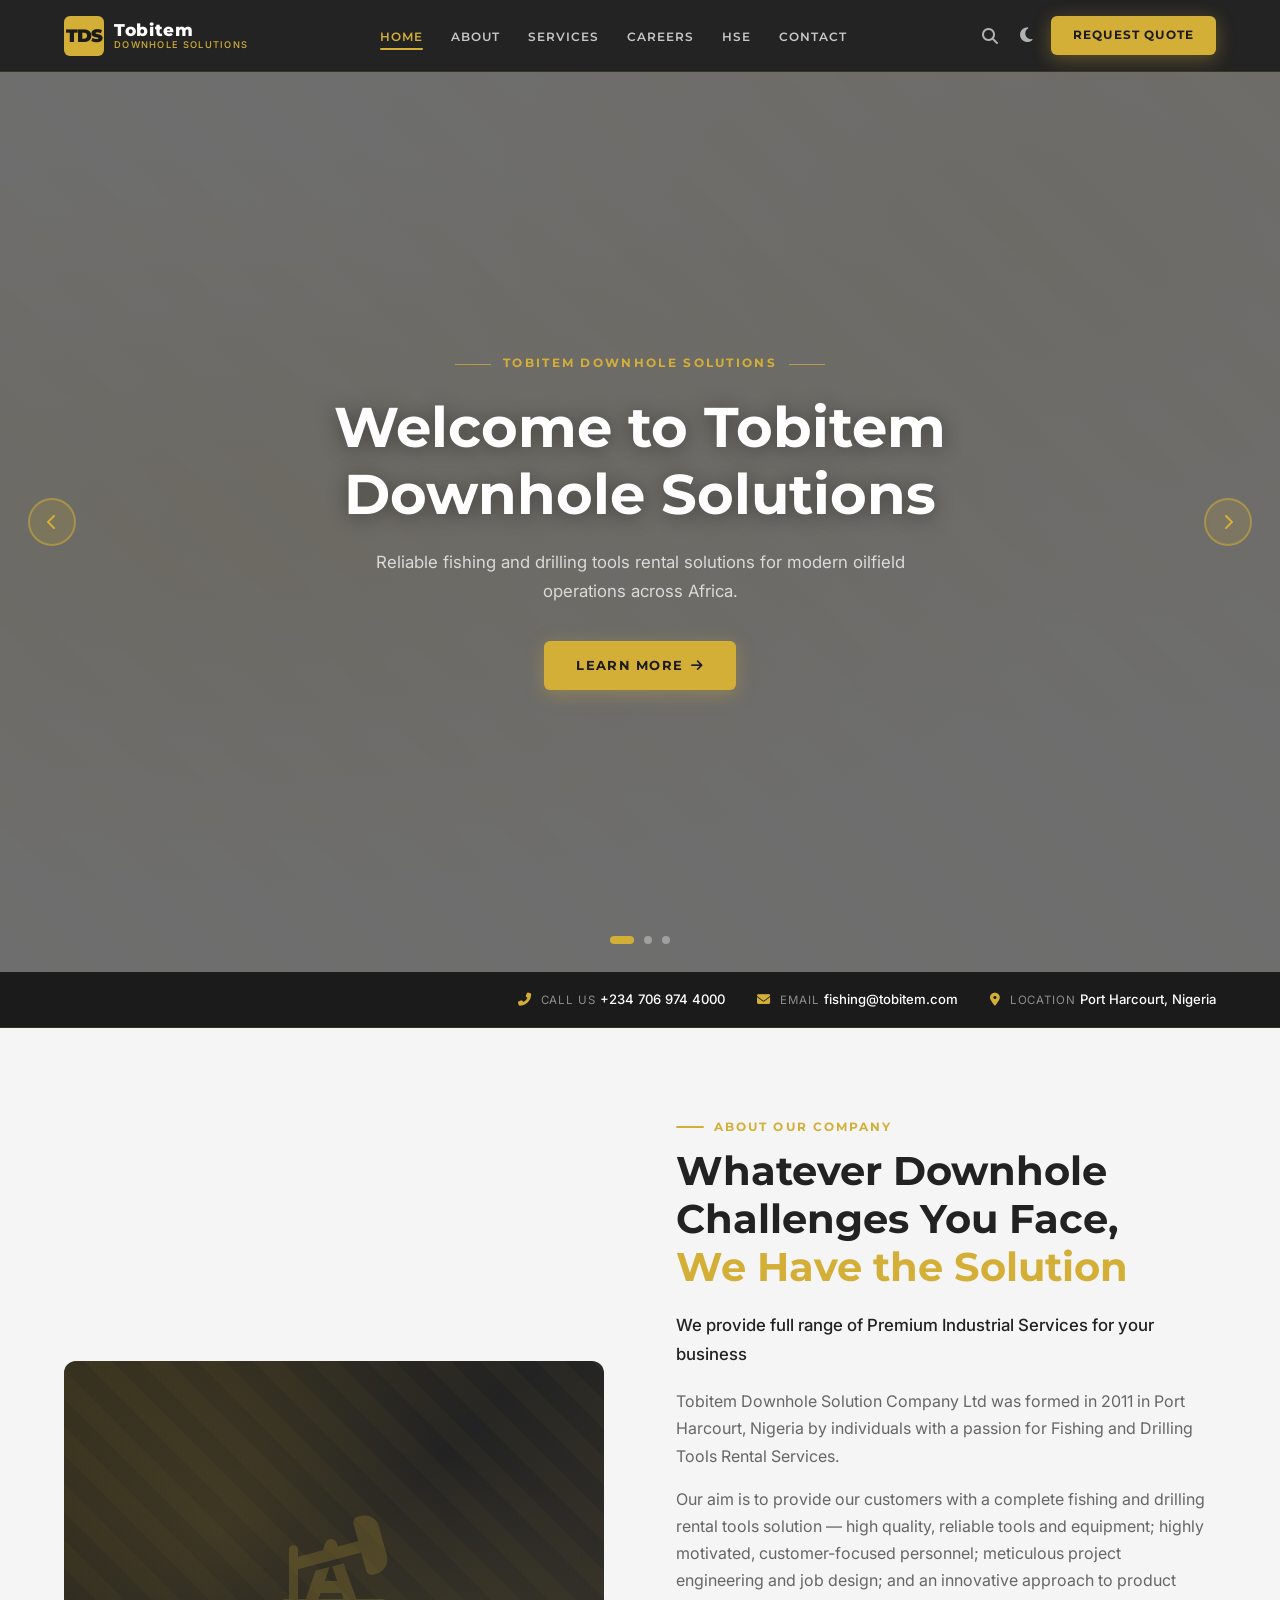
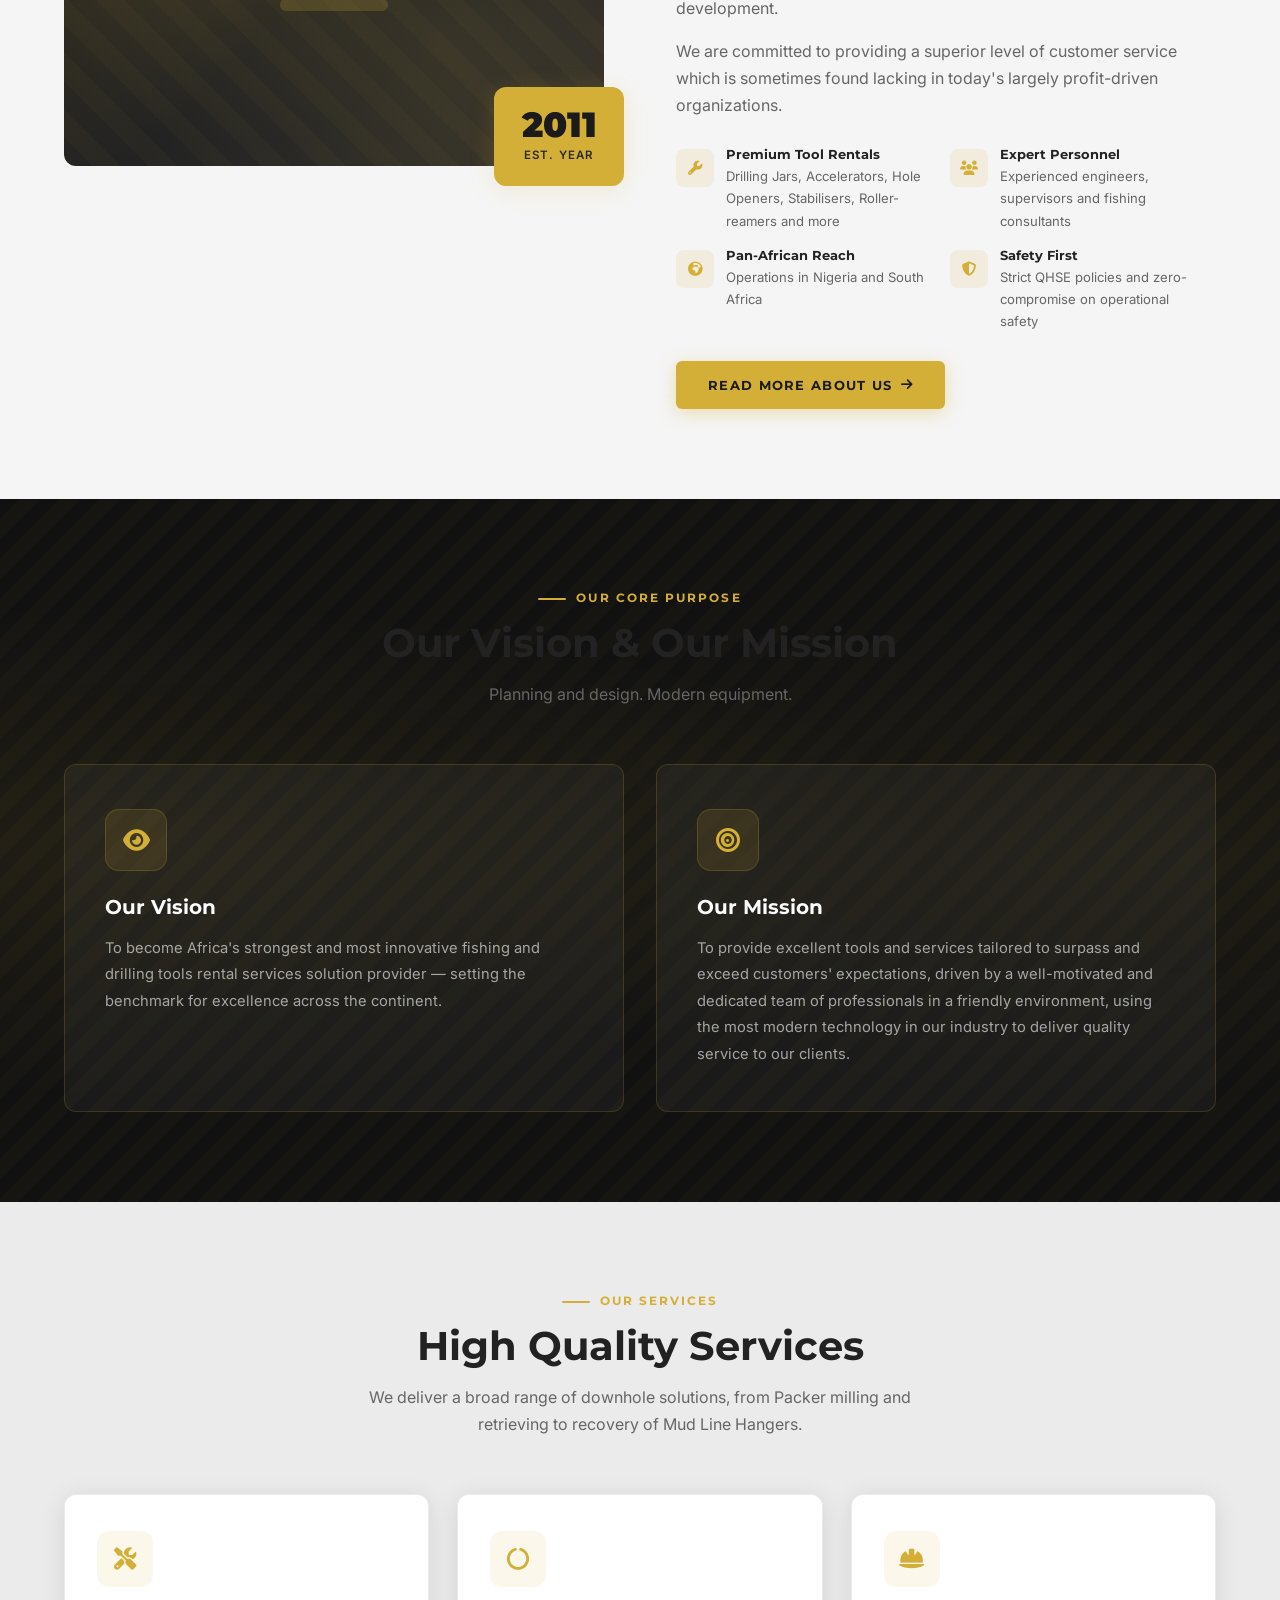
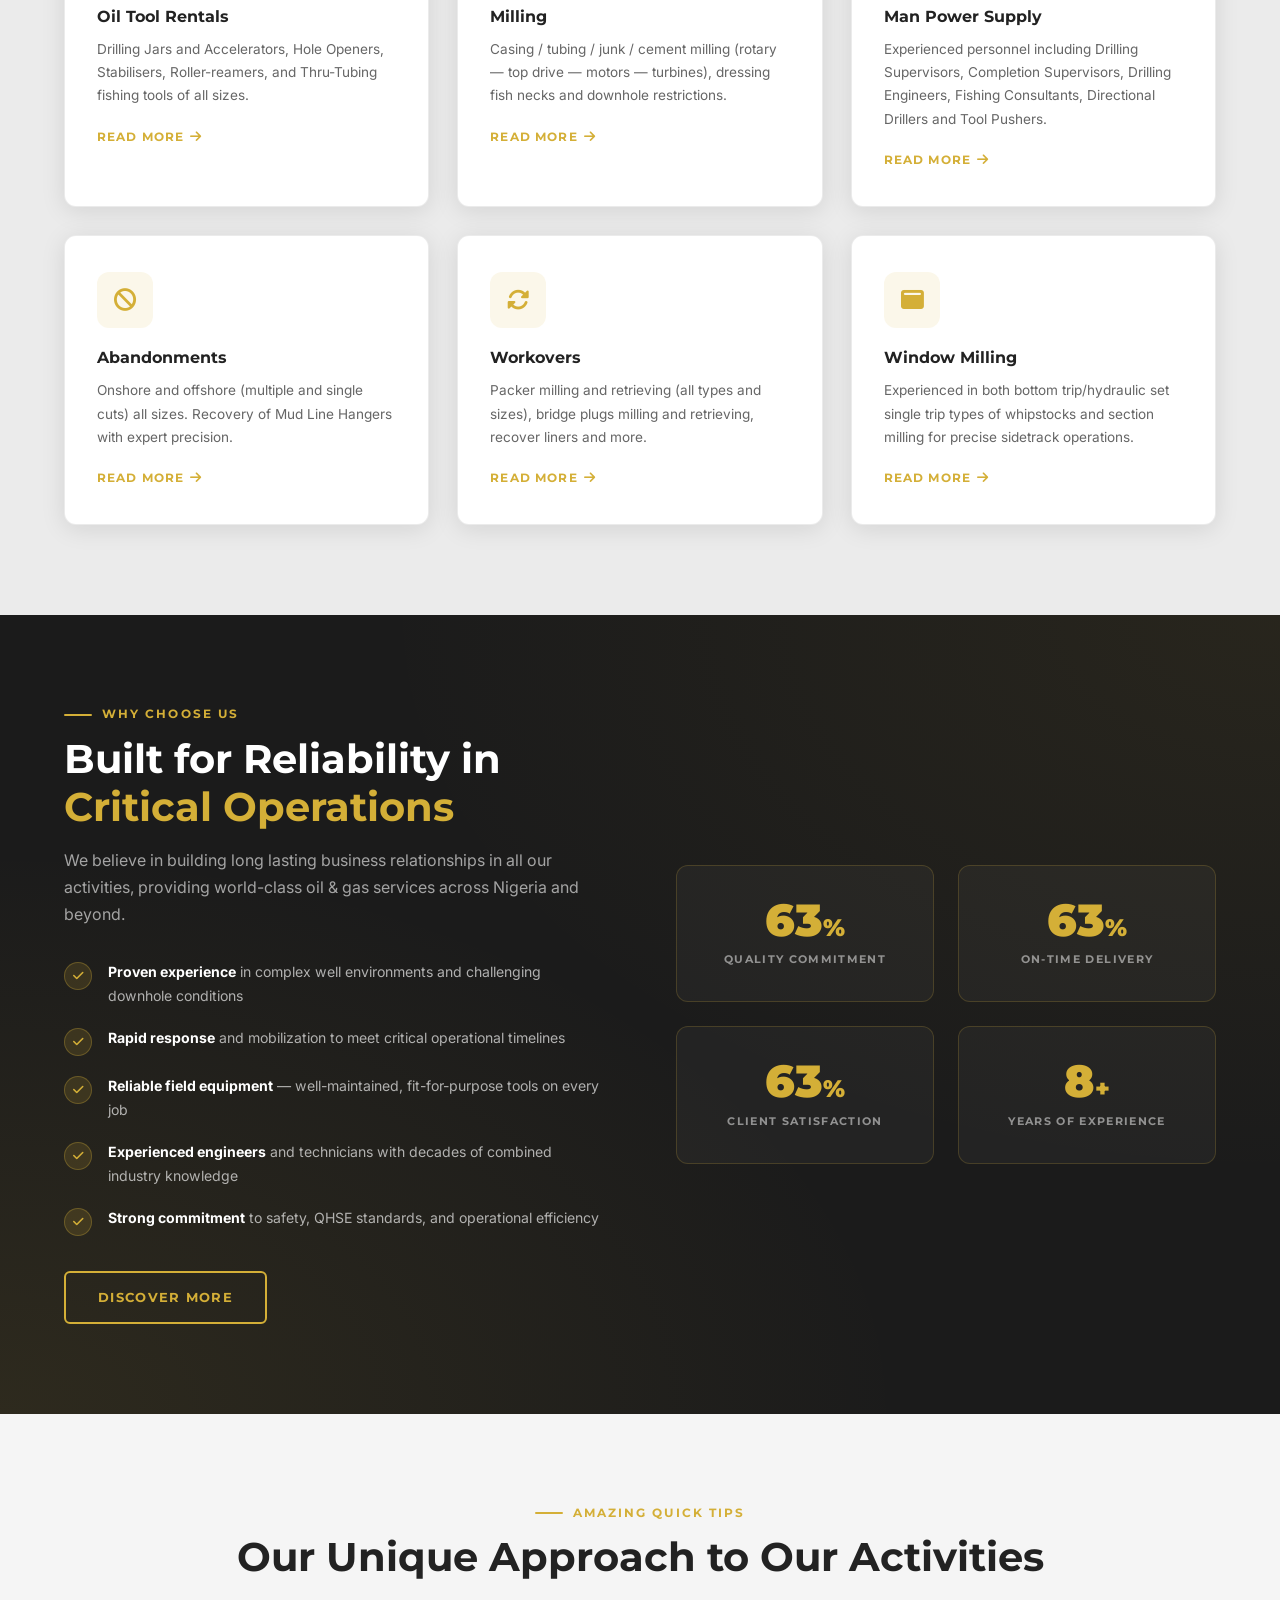
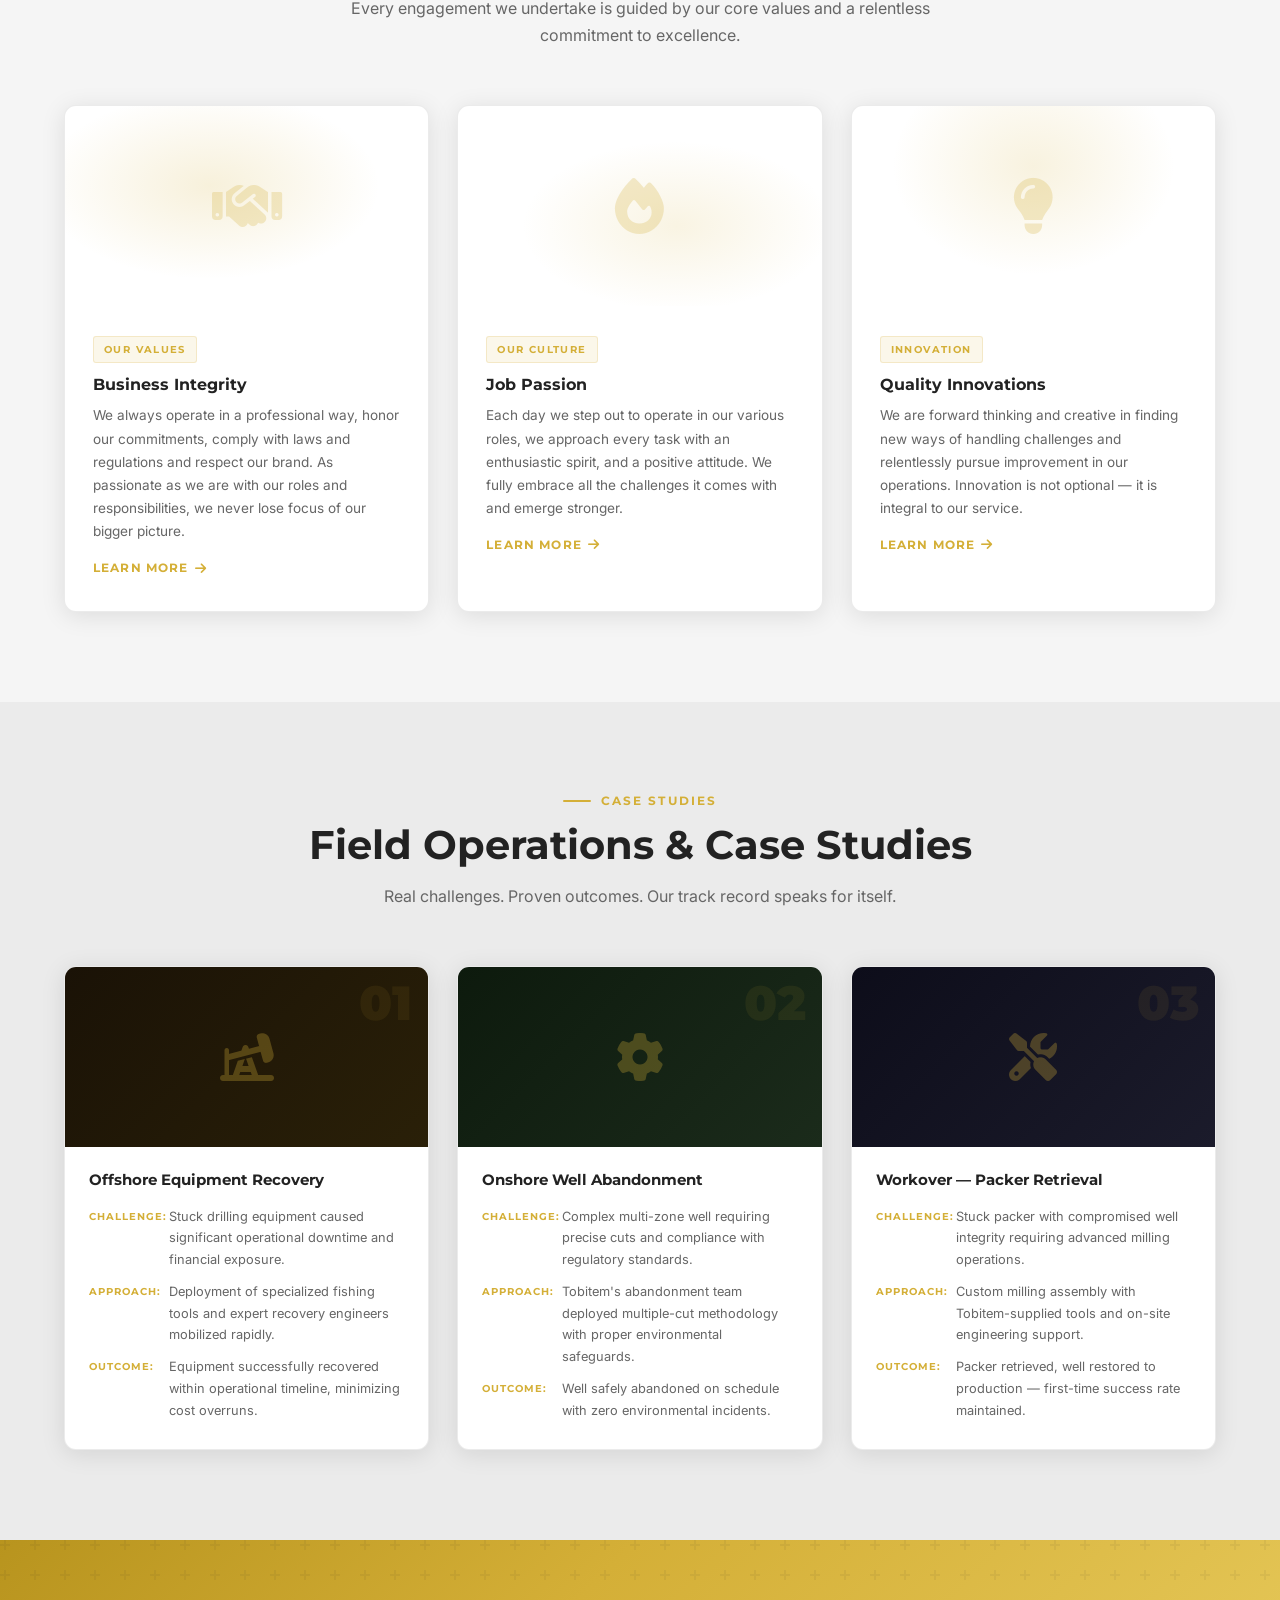
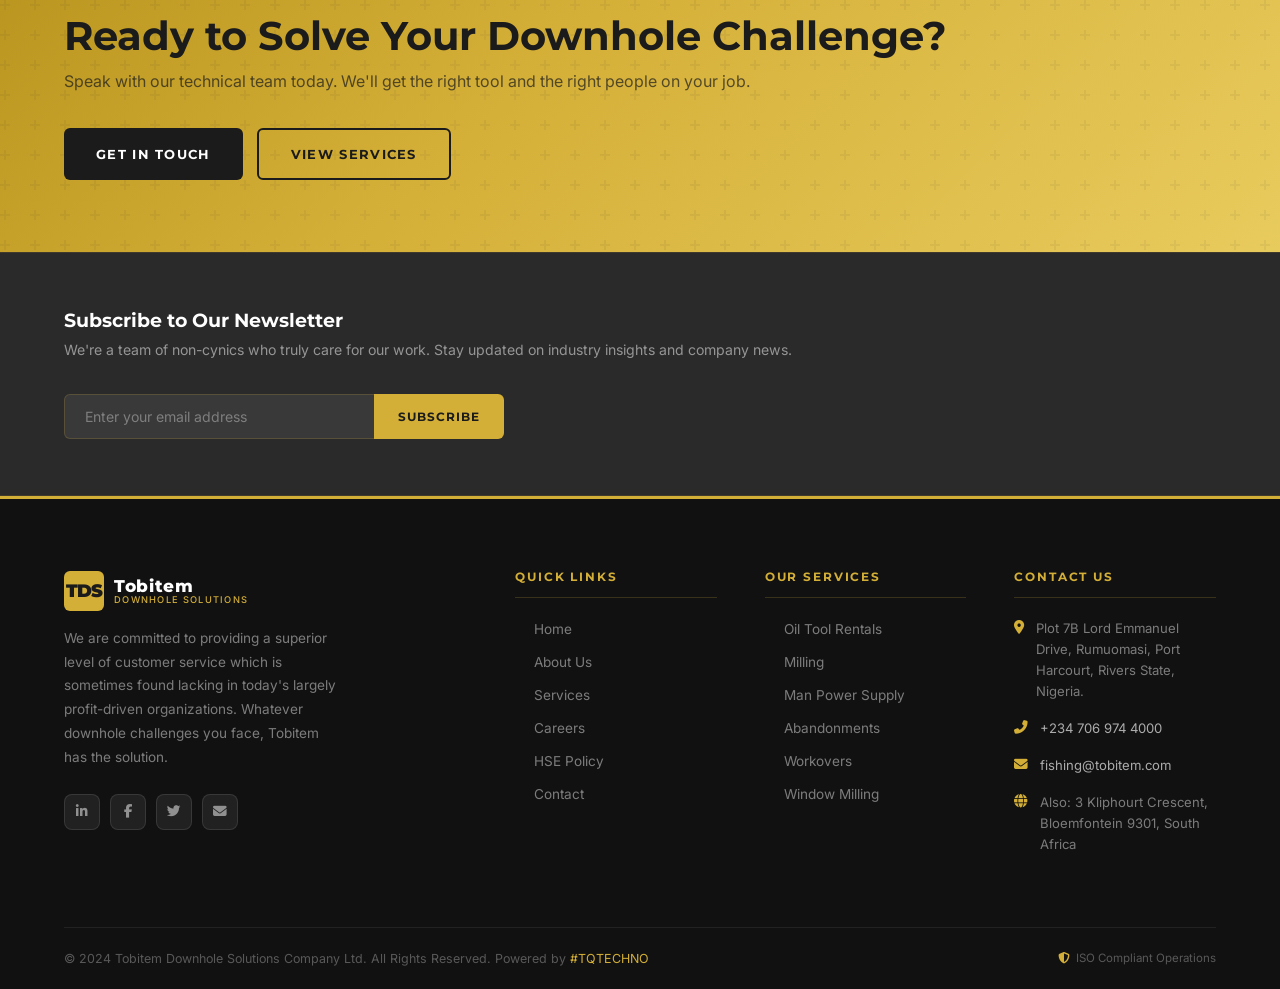
<file: index.html>
<!DOCTYPE html>
<html lang="en" data-theme="light">
<head>
  <meta charset="UTF-8" />
  <meta name="viewport" content="width=device-width, initial-scale=1.0" />
  <meta name="description" content="Tobitem Downhole Solutions Company Ltd — Premium fishing and drilling tools rental services in Nigeria and Africa. Based in Port Harcourt, Rivers State." />
  <title>Tobitem Downhole Solutions | Home</title>
  <link rel="preconnect" href="https://fonts.googleapis.com" />
  <link rel="preconnect" href="https://fonts.gstatic.com" crossorigin />
  <link href="https://fonts.googleapis.com/css2?family=Montserrat:wght@400;500;600;700;800;900&family=Inter:wght@300;400;500;600&display=swap" rel="stylesheet" />
  <link rel="stylesheet" href="https://cdnjs.cloudflare.com/ajax/libs/font-awesome/6.5.0/css/all.min.css" />
  <link rel="stylesheet" href="style.css" />
</head>
<body>

  <!-- ============================================================
    NAVBAR
  ============================================================ -->
  <nav id="navbar">
    <div class="container nav-inner">
      <a href="index.html" class="nav-logo">
        <div class="logo-mark">TDS</div>
        <div class="logo-text">
          <span>Tobitem</span>
          <span>Downhole Solutions</span>
        </div>
      </a>

      <ul class="nav-menu">
        <li><a href="index.html" class="nav-link">Home</a></li>
        <li><a href="about.html" class="nav-link">About</a></li>
        <li><a href="services.html" class="nav-link">Services</a></li>
        <li><a href="careers.html" class="nav-link">Careers</a></li>
        <li><a href="hse.html" class="nav-link">HSE</a></li>
        <li><a href="contact.html" class="nav-link">Contact</a></li>
      </ul>

      <div class="nav-right">
        <div class="search-wrap">
          <input type="text" id="search-input" class="search-input" placeholder="Search..." aria-label="Search" />
          <button id="search-btn" class="search-btn" aria-label="Toggle search">
            <i class="fas fa-search"></i>
          </button>
        </div>
        <button class="theme-toggle" id="theme-toggle" title="Toggle dark mode" aria-label="Toggle theme">
          <i class="fas fa-moon"></i>
        </button>
        <a href="contact.html" class="btn btn-gold" style="padding:10px 22px;font-size:0.72rem;">
          Request Quote
        </a>
        <button class="hamburger" id="hamburger" aria-label="Open menu" aria-expanded="false">
          <span></span><span></span><span></span>
        </button>
      </div>
    </div>
  </nav>

  <!-- Mobile Nav -->
  <div class="mobile-nav" id="mobile-nav" aria-hidden="true">
    <a href="index.html">Home</a>
    <a href="about.html">About</a>
    <a href="services.html">Services</a>
    <a href="careers.html">Careers</a>
    <a href="hse.html">HSE</a>
    <a href="contact.html">Contact</a>
    <a href="contact.html" class="btn btn-gold">Request Quote</a>
  </div>

  <!-- ============================================================
    HERO SLIDER
  ============================================================ -->
  <section id="hero-slider" aria-label="Homepage Hero">

    <!-- Slide 1 -->
    <div class="slide slide-1">
      <div class="slide-bg"></div>
      <div class="slide-overlay"></div>
      <div class="slide-content">
        <div class="slide-eyebrow">Tobitem Downhole Solutions</div>
        <h1>Welcome to Tobitem<br>Downhole Solutions</h1>
        <p>Reliable fishing and drilling tools rental solutions for modern oilfield operations across Africa.</p>
        <a href="about.html" class="btn btn-gold">Learn More <i class="fas fa-arrow-right"></i></a>
      </div>
    </div>

    <!-- Slide 2 -->
    <div class="slide slide-2">
      <div class="slide-bg"></div>
      <div class="slide-overlay"></div>
      <div class="slide-content">
        <div class="slide-eyebrow">We Provide the Best Industrial Services</div>
        <h1>You Construct a Dream.<br>We Build it to Reality.</h1>
        <p>Expert fishing, milling, workovers, and abandonment solutions tailored to your operational needs.</p>
        <a href="services.html" class="btn btn-gold">Our Services <i class="fas fa-arrow-right"></i></a>
      </div>
    </div>

    <!-- Slide 3 -->
    <div class="slide slide-3">
      <div class="slide-bg"></div>
      <div class="slide-overlay"></div>
      <div class="slide-content">
        <div class="slide-eyebrow">We Provide the Best Industrial Services</div>
        <h1>Experienced &amp; Expert<br>Industry Company</h1>
        <p>A team of dedicated professionals delivering quality downhole solutions from Port Harcourt to South Africa.</p>
        <a href="contact.html" class="btn btn-gold">Contact Us <i class="fas fa-arrow-right"></i></a>
      </div>
    </div>

    <!-- Controls -->
    <button class="slider-arrow prev" aria-label="Previous slide"><i class="fas fa-chevron-left"></i></button>
    <button class="slider-arrow next" aria-label="Next slide"><i class="fas fa-chevron-right"></i></button>
    <div class="slider-dots" role="tablist">
      <button class="dot" role="tab" aria-label="Slide 1"></button>
      <button class="dot" role="tab" aria-label="Slide 2"></button>
      <button class="dot" role="tab" aria-label="Slide 3"></button>
    </div>
  </section>

  <!-- Quick Contact Bar -->
  <div class="quick-contact-bar">
    <div class="container quick-contact-inner">
      <div class="qc-item">
        <i class="fas fa-phone-alt"></i>
        <div>
          <span>Call Us</span>
          <a href="tel:+2347069744000">+234 706 974 4000</a>
        </div>
      </div>
      <div class="qc-item">
        <i class="fas fa-envelope"></i>
        <div>
          <span>Email</span>
          <a href="mailto:fishing@tobitem.com">fishing@tobitem.com</a>
        </div>
      </div>
      <div class="qc-item">
        <i class="fas fa-map-marker-alt"></i>
        <div>
          <span>Location</span>
          <a href="contact.html">Port Harcourt, Nigeria</a>
        </div>
      </div>
    </div>
  </div>

  <!-- ============================================================
    ABOUT SECTION
  ============================================================ -->
  <section class="home-about section-pad">
    <div class="container">
      <div class="home-about-grid">
        <!-- Image -->
        <div class="about-image-wrap reveal-left">
          <div class="about-image-main">
            <div class="about-img-pattern">
              <i class="fas fa-oil-well about-img-icon"></i>
            </div>
          </div>
          <div class="about-badge">
            <div class="num">2011</div>
            <div class="label">Est. Year</div>
          </div>
        </div>

        <!-- Text -->
        <div class="about-text-wrap reveal-right">
          <div class="eyebrow">About Our Company</div>
          <h2>Whatever Downhole Challenges You Face,<br><span class="text-gold">We Have the Solution</span></h2>
          <p class="lead">We provide full range of Premium Industrial Services for your business</p>
          <p>Tobitem Downhole Solution Company Ltd was formed in 2011 in Port Harcourt, Nigeria by individuals with a passion for Fishing and Drilling Tools Rental Services.</p>
          <p>Our aim is to provide our customers with a complete fishing and drilling rental tools solution — high quality, reliable tools and equipment; highly motivated, customer-focused personnel; meticulous project engineering and job design; and an innovative approach to product development.</p>
          <p>We are committed to providing a superior level of customer service which is sometimes found lacking in today's largely profit-driven organizations.</p>

          <div class="about-features">
            <div class="about-feature">
              <div class="feature-icon"><i class="fas fa-wrench"></i></div>
              <div>
                <h5>Premium Tool Rentals</h5>
                <p>Drilling Jars, Accelerators, Hole Openers, Stabilisers, Roller-reamers and more</p>
              </div>
            </div>
            <div class="about-feature">
              <div class="feature-icon"><i class="fas fa-users"></i></div>
              <div>
                <h5>Expert Personnel</h5>
                <p>Experienced engineers, supervisors and fishing consultants</p>
              </div>
            </div>
            <div class="about-feature">
              <div class="feature-icon"><i class="fas fa-globe-africa"></i></div>
              <div>
                <h5>Pan-African Reach</h5>
                <p>Operations in Nigeria and South Africa</p>
              </div>
            </div>
            <div class="about-feature">
              <div class="feature-icon"><i class="fas fa-shield-alt"></i></div>
              <div>
                <h5>Safety First</h5>
                <p>Strict QHSE policies and zero-compromise on operational safety</p>
              </div>
            </div>
          </div>

          <a href="about.html" class="btn btn-gold">Read More About Us <i class="fas fa-arrow-right"></i></a>
        </div>
      </div>
    </div>
  </section>

  <!-- ============================================================
    VISION & MISSION
  ============================================================ -->
  <section class="vision-mission section-pad">
    <div class="container">
      <div class="section-header text-center reveal">
        <div class="eyebrow">Our Core Purpose</div>
        <h2>Our Vision &amp; Our Mission</h2>
        <p>Planning and design. Modern equipment.</p>
      </div>
      <div class="vm-grid stagger">
        <div class="vm-card">
          <div class="vm-icon-wrap"><i class="fas fa-eye"></i></div>
          <h3>Our Vision</h3>
          <p>To become Africa's strongest and most innovative fishing and drilling tools rental services solution provider — setting the benchmark for excellence across the continent.</p>
        </div>
        <div class="vm-card">
          <div class="vm-icon-wrap"><i class="fas fa-bullseye"></i></div>
          <h3>Our Mission</h3>
          <p>To provide excellent tools and services tailored to surpass and exceed customers' expectations, driven by a well-motivated and dedicated team of professionals in a friendly environment, using the most modern technology in our industry to deliver quality service to our clients.</p>
        </div>
      </div>
    </div>
  </section>

  <!-- ============================================================
    SERVICES SECTION
  ============================================================ -->
  <section class="services-section section-pad">
    <div class="container">
      <div class="section-header text-center reveal">
        <div class="eyebrow">Our Services</div>
        <h2>High Quality Services</h2>
        <p>We deliver a broad range of downhole solutions, from Packer milling and retrieving to recovery of Mud Line Hangers.</p>
      </div>
      <div class="services-grid stagger">

        <div class="service-card">
          <div class="service-icon"><i class="fas fa-tools"></i></div>
          <h4>Oil Tool Rentals</h4>
          <p>Drilling Jars and Accelerators, Hole Openers, Stabilisers, Roller-reamers, and Thru-Tubing fishing tools of all sizes.</p>
          <a href="services.html#tools" class="service-link">Read More <i class="fas fa-arrow-right"></i></a>
        </div>

        <div class="service-card">
          <div class="service-icon"><i class="fas fa-circle-notch"></i></div>
          <h4>Milling</h4>
          <p>Casing / tubing / junk / cement milling (rotary — top drive — motors — turbines), dressing fish necks and downhole restrictions.</p>
          <a href="services.html#milling" class="service-link">Read More <i class="fas fa-arrow-right"></i></a>
        </div>

        <div class="service-card">
          <div class="service-icon"><i class="fas fa-hard-hat"></i></div>
          <h4>Man Power Supply</h4>
          <p>Experienced personnel including Drilling Supervisors, Completion Supervisors, Drilling Engineers, Fishing Consultants, Directional Drillers and Tool Pushers.</p>
          <a href="services.html#manpower" class="service-link">Read More <i class="fas fa-arrow-right"></i></a>
        </div>

        <div class="service-card">
          <div class="service-icon"><i class="fas fa-ban"></i></div>
          <h4>Abandonments</h4>
          <p>Onshore and offshore (multiple and single cuts) all sizes. Recovery of Mud Line Hangers with expert precision.</p>
          <a href="services.html#abandonments" class="service-link">Read More <i class="fas fa-arrow-right"></i></a>
        </div>

        <div class="service-card">
          <div class="service-icon"><i class="fas fa-sync-alt"></i></div>
          <h4>Workovers</h4>
          <p>Packer milling and retrieving (all types and sizes), bridge plugs milling and retrieving, recover liners and more.</p>
          <a href="services.html#workovers" class="service-link">Read More <i class="fas fa-arrow-right"></i></a>
        </div>

        <div class="service-card">
          <div class="service-icon"><i class="fas fa-window-maximize"></i></div>
          <h4>Window Milling</h4>
          <p>Experienced in both bottom trip/hydraulic set single trip types of whipstocks and section milling for precise sidetrack operations.</p>
          <a href="services.html#wmilling" class="service-link">Read More <i class="fas fa-arrow-right"></i></a>
        </div>

      </div>
    </div>
  </section>

  <!-- ============================================================
    WHY CHOOSE US
  ============================================================ -->
  <section class="why-us section-pad">
    <div class="container">
      <div class="why-us-grid">
        <div class="why-us-text reveal-left">
          <div class="eyebrow">Why Choose Us</div>
          <h2 style="color:var(--white);">Built for Reliability in<br><span class="text-gold">Critical Operations</span></h2>
          <p>We believe in building long lasting business relationships in all our activities, providing world-class oil &amp; gas services across Nigeria and beyond.</p>
          <div class="why-list">
            <div class="why-item">
              <div class="why-check"><i class="fas fa-check"></i></div>
              <p><strong>Proven experience</strong> in complex well environments and challenging downhole conditions</p>
            </div>
            <div class="why-item">
              <div class="why-check"><i class="fas fa-check"></i></div>
              <p><strong>Rapid response</strong> and mobilization to meet critical operational timelines</p>
            </div>
            <div class="why-item">
              <div class="why-check"><i class="fas fa-check"></i></div>
              <p><strong>Reliable field equipment</strong> — well-maintained, fit-for-purpose tools on every job</p>
            </div>
            <div class="why-item">
              <div class="why-check"><i class="fas fa-check"></i></div>
              <p><strong>Experienced engineers</strong> and technicians with decades of combined industry knowledge</p>
            </div>
            <div class="why-item">
              <div class="why-check"><i class="fas fa-check"></i></div>
              <p><strong>Strong commitment</strong> to safety, QHSE standards, and operational efficiency</p>
            </div>
          </div>
          <br>
          <a href="about.html" class="btn btn-outline" style="margin-top:8px;">Discover More</a>
        </div>

        <div class="why-stats stagger reveal-right">
          <div class="stat-card">
            <div class="stat-number"><span data-count="100"></span><span class="stat-suffix">%</span></div>
            <div class="stat-label">Quality Commitment</div>
          </div>
          <div class="stat-card">
            <div class="stat-number"><span data-count="100"></span><span class="stat-suffix">%</span></div>
            <div class="stat-label">On-Time Delivery</div>
          </div>
          <div class="stat-card">
            <div class="stat-number"><span data-count="100"></span><span class="stat-suffix">%</span></div>
            <div class="stat-label">Client Satisfaction</div>
          </div>
          <div class="stat-card">
            <div class="stat-number"><span data-count="13"></span><span class="stat-suffix">+</span></div>
            <div class="stat-label">Years of Experience</div>
          </div>
        </div>
      </div>
    </div>
  </section>

  <!-- ============================================================
    UNIQUE APPROACH
  ============================================================ -->
  <section class="approach-section section-pad">
    <div class="container">
      <div class="section-header text-center reveal">
        <div class="eyebrow">Amazing Quick Tips</div>
        <h2>Our Unique Approach to Our Activities</h2>
        <p>Every engagement we undertake is guided by our core values and a relentless commitment to excellence.</p>
      </div>
      <div class="approach-grid stagger">
        <div class="approach-card">
          <div class="approach-img approach-img-1">
            <i class="fas fa-handshake"></i>
          </div>
          <div class="approach-body">
            <div class="approach-tag">Our Values</div>
            <h4>Business Integrity</h4>
            <p>We always operate in a professional way, honor our commitments, comply with laws and regulations and respect our brand. As passionate as we are with our roles and responsibilities, we never lose focus of our bigger picture.</p>
            <a href="about.html" class="service-link">Learn More <i class="fas fa-arrow-right"></i></a>
          </div>
        </div>
        <div class="approach-card">
          <div class="approach-img approach-img-2">
            <i class="fas fa-fire"></i>
          </div>
          <div class="approach-body">
            <div class="approach-tag">Our Culture</div>
            <h4>Job Passion</h4>
            <p>Each day we step out to operate in our various roles, we approach every task with an enthusiastic spirit, and a positive attitude. We fully embrace all the challenges it comes with and emerge stronger.</p>
            <a href="about.html" class="service-link">Learn More <i class="fas fa-arrow-right"></i></a>
          </div>
        </div>
        <div class="approach-card">
          <div class="approach-img approach-img-3">
            <i class="fas fa-lightbulb"></i>
          </div>
          <div class="approach-body">
            <div class="approach-tag">Innovation</div>
            <h4>Quality Innovations</h4>
            <p>We are forward thinking and creative in finding new ways of handling challenges and relentlessly pursue improvement in our operations. Innovation is not optional — it is integral to our service.</p>
            <a href="about.html" class="service-link">Learn More <i class="fas fa-arrow-right"></i></a>
          </div>
        </div>
      </div>
    </div>
  </section>

  <!-- ============================================================
    PROJECTS / CASE STUDIES
  ============================================================ -->
  <section class="projects-section section-pad">
    <div class="container">
      <div class="section-header text-center reveal">
        <div class="eyebrow">Case Studies</div>
        <h2>Field Operations &amp; Case Studies</h2>
        <p>Real challenges. Proven outcomes. Our track record speaks for itself.</p>
      </div>
      <div class="projects-grid stagger">

        <div class="project-card">
          <div class="project-img project-img-1">
            <i class="fas fa-oil-well"></i>
            <div class="project-num">01</div>
          </div>
          <div class="project-body">
            <h4>Offshore Equipment Recovery</h4>
            <div class="project-meta">
              <div class="pm-row">
                <span class="pm-label">Challenge:</span>
                <p>Stuck drilling equipment caused significant operational downtime and financial exposure.</p>
              </div>
              <div class="pm-row">
                <span class="pm-label">Approach:</span>
                <p>Deployment of specialized fishing tools and expert recovery engineers mobilized rapidly.</p>
              </div>
              <div class="pm-row">
                <span class="pm-label">Outcome:</span>
                <p>Equipment successfully recovered within operational timeline, minimizing cost overruns.</p>
              </div>
            </div>
          </div>
        </div>

        <div class="project-card">
          <div class="project-img project-img-2">
            <i class="fas fa-cog"></i>
            <div class="project-num">02</div>
          </div>
          <div class="project-body">
            <h4>Onshore Well Abandonment</h4>
            <div class="project-meta">
              <div class="pm-row">
                <span class="pm-label">Challenge:</span>
                <p>Complex multi-zone well requiring precise cuts and compliance with regulatory standards.</p>
              </div>
              <div class="pm-row">
                <span class="pm-label">Approach:</span>
                <p>Tobitem's abandonment team deployed multiple-cut methodology with proper environmental safeguards.</p>
              </div>
              <div class="pm-row">
                <span class="pm-label">Outcome:</span>
                <p>Well safely abandoned on schedule with zero environmental incidents.</p>
              </div>
            </div>
          </div>
        </div>

        <div class="project-card">
          <div class="project-img project-img-3">
            <i class="fas fa-tools"></i>
            <div class="project-num">03</div>
          </div>
          <div class="project-body">
            <h4>Workover — Packer Retrieval</h4>
            <div class="project-meta">
              <div class="pm-row">
                <span class="pm-label">Challenge:</span>
                <p>Stuck packer with compromised well integrity requiring advanced milling operations.</p>
              </div>
              <div class="pm-row">
                <span class="pm-label">Approach:</span>
                <p>Custom milling assembly with Tobitem-supplied tools and on-site engineering support.</p>
              </div>
              <div class="pm-row">
                <span class="pm-label">Outcome:</span>
                <p>Packer retrieved, well restored to production — first-time success rate maintained.</p>
              </div>
            </div>
          </div>
        </div>

      </div>
    </div>
  </section>

  <!-- ============================================================
    CTA BANNER
  ============================================================ -->
  <section class="cta-banner">
    <div class="container cta-inner reveal">
      <div class="cta-text">
        <h2>Ready to Solve Your Downhole Challenge?</h2>
        <p>Speak with our technical team today. We'll get the right tool and the right people on your job.</p>
      </div>
      <div class="cta-actions">
        <a href="contact.html" class="btn btn-dark">Get in Touch</a>
        <a href="services.html" class="btn btn-outline" style="border-color:var(--dark);color:var(--dark);">View Services</a>
      </div>
    </div>
  </section>

  <!-- ============================================================
    NEWSLETTER
  ============================================================ -->
  <section class="newsletter">
    <div class="container newsletter-inner">
      <div class="newsletter-text">
        <h4>Subscribe to Our Newsletter</h4>
        <p>We're a team of non-cynics who truly care for our work. Stay updated on industry insights and company news.</p>
      </div>
      <form class="newsletter-form" novalidate>
        <input type="email" placeholder="Enter your email address" required aria-label="Email address" />
        <button type="submit">Subscribe</button>
      </form>
    </div>
  </section>

  <!-- ============================================================
    FOOTER
  ============================================================ -->
  <footer>
    <div class="container">
      <div class="footer-grid">
        <!-- Brand -->
        <div class="footer-brand">
          <a href="index.html" class="nav-logo">
            <div class="logo-mark">TDS</div>
            <div class="logo-text">
              <span>Tobitem</span>
              <span>Downhole Solutions</span>
            </div>
          </a>
          <p>We are committed to providing a superior level of customer service which is sometimes found lacking in today's largely profit-driven organizations. Whatever downhole challenges you face, Tobitem has the solution.</p>
          <div class="footer-social">
            <a href="#" class="social-btn" aria-label="LinkedIn"><i class="fab fa-linkedin-in"></i></a>
            <a href="#" class="social-btn" aria-label="Facebook"><i class="fab fa-facebook-f"></i></a>
            <a href="#" class="social-btn" aria-label="Twitter"><i class="fab fa-twitter"></i></a>
            <a href="mailto:fishing@tobitem.com" class="social-btn" aria-label="Email"><i class="fas fa-envelope"></i></a>
          </div>
        </div>

        <!-- Quick Links -->
        <div class="footer-col">
          <h5>Quick Links</h5>
          <ul class="footer-links">
            <li><a href="index.html">Home</a></li>
            <li><a href="about.html">About Us</a></li>
            <li><a href="services.html">Services</a></li>
            <li><a href="careers.html">Careers</a></li>
            <li><a href="hse.html">HSE Policy</a></li>
            <li><a href="contact.html">Contact</a></li>
          </ul>
        </div>

        <!-- Our Services -->
        <div class="footer-col">
          <h5>Our Services</h5>
          <ul class="footer-links">
            <li><a href="services.html#tools">Oil Tool Rentals</a></li>
            <li><a href="services.html#milling">Milling</a></li>
            <li><a href="services.html#manpower">Man Power Supply</a></li>
            <li><a href="services.html#abandonments">Abandonments</a></li>
            <li><a href="services.html#workovers">Workovers</a></li>
            <li><a href="services.html#wmilling">Window Milling</a></li>
          </ul>
        </div>

        <!-- Contact -->
        <div class="footer-col">
          <h5>Contact Us</h5>
          <div class="footer-contact-item">
            <i class="fas fa-map-marker-alt"></i>
            <p>Plot 7B Lord Emmanuel Drive, Rumuomasi, Port Harcourt, Rivers State, Nigeria.</p>
          </div>
          <div class="footer-contact-item">
            <i class="fas fa-phone-alt"></i>
            <p><a href="tel:+2347069744000">+234 706 974 4000</a></p>
          </div>
          <div class="footer-contact-item">
            <i class="fas fa-envelope"></i>
            <p><a href="mailto:fishing@tobitem.com">fishing@tobitem.com</a></p>
          </div>
          <div class="footer-contact-item">
            <i class="fas fa-globe"></i>
            <p>Also: 3 Kliphourt Crescent, Bloemfontein 9301, South Africa</p>
          </div>
        </div>
      </div>

      <!-- Footer Bottom -->
      <div class="footer-bottom">
        <p>&copy; 2024 Tobitem Downhole Solutions Company Ltd. All Rights Reserved. Powered by <a href="https://tqtechno.com/" target="_blank" rel="noopener">#TQTECHNO</a></p>
        <div class="footer-badge">
          <i class="fas fa-shield-alt"></i>
          <span>ISO Compliant Operations</span>
        </div>
      </div>
    </div>
  </footer>

  <!-- Back to Top -->
  <button id="back-to-top" aria-label="Back to top">
    <i class="fas fa-chevron-up"></i>
  </button>

  <script src="script.js"></script>
</body>
</html>
</file>
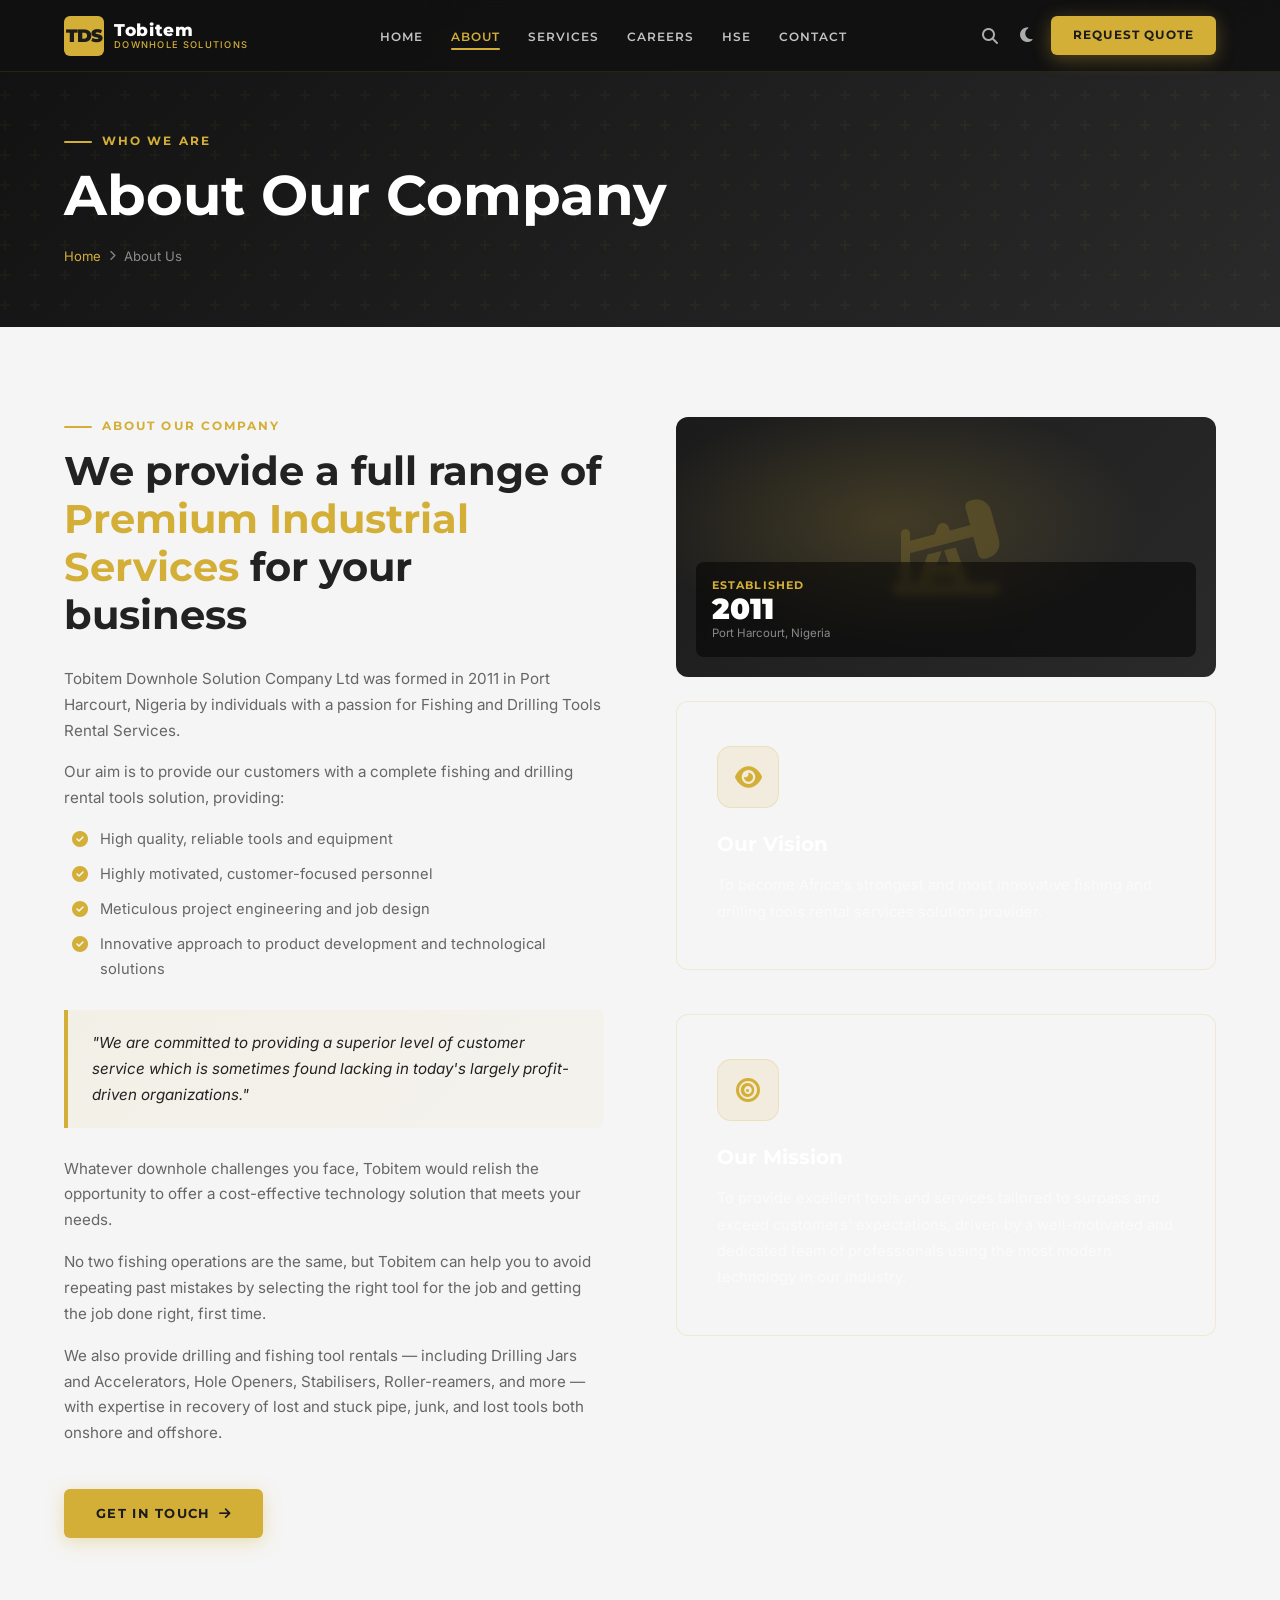
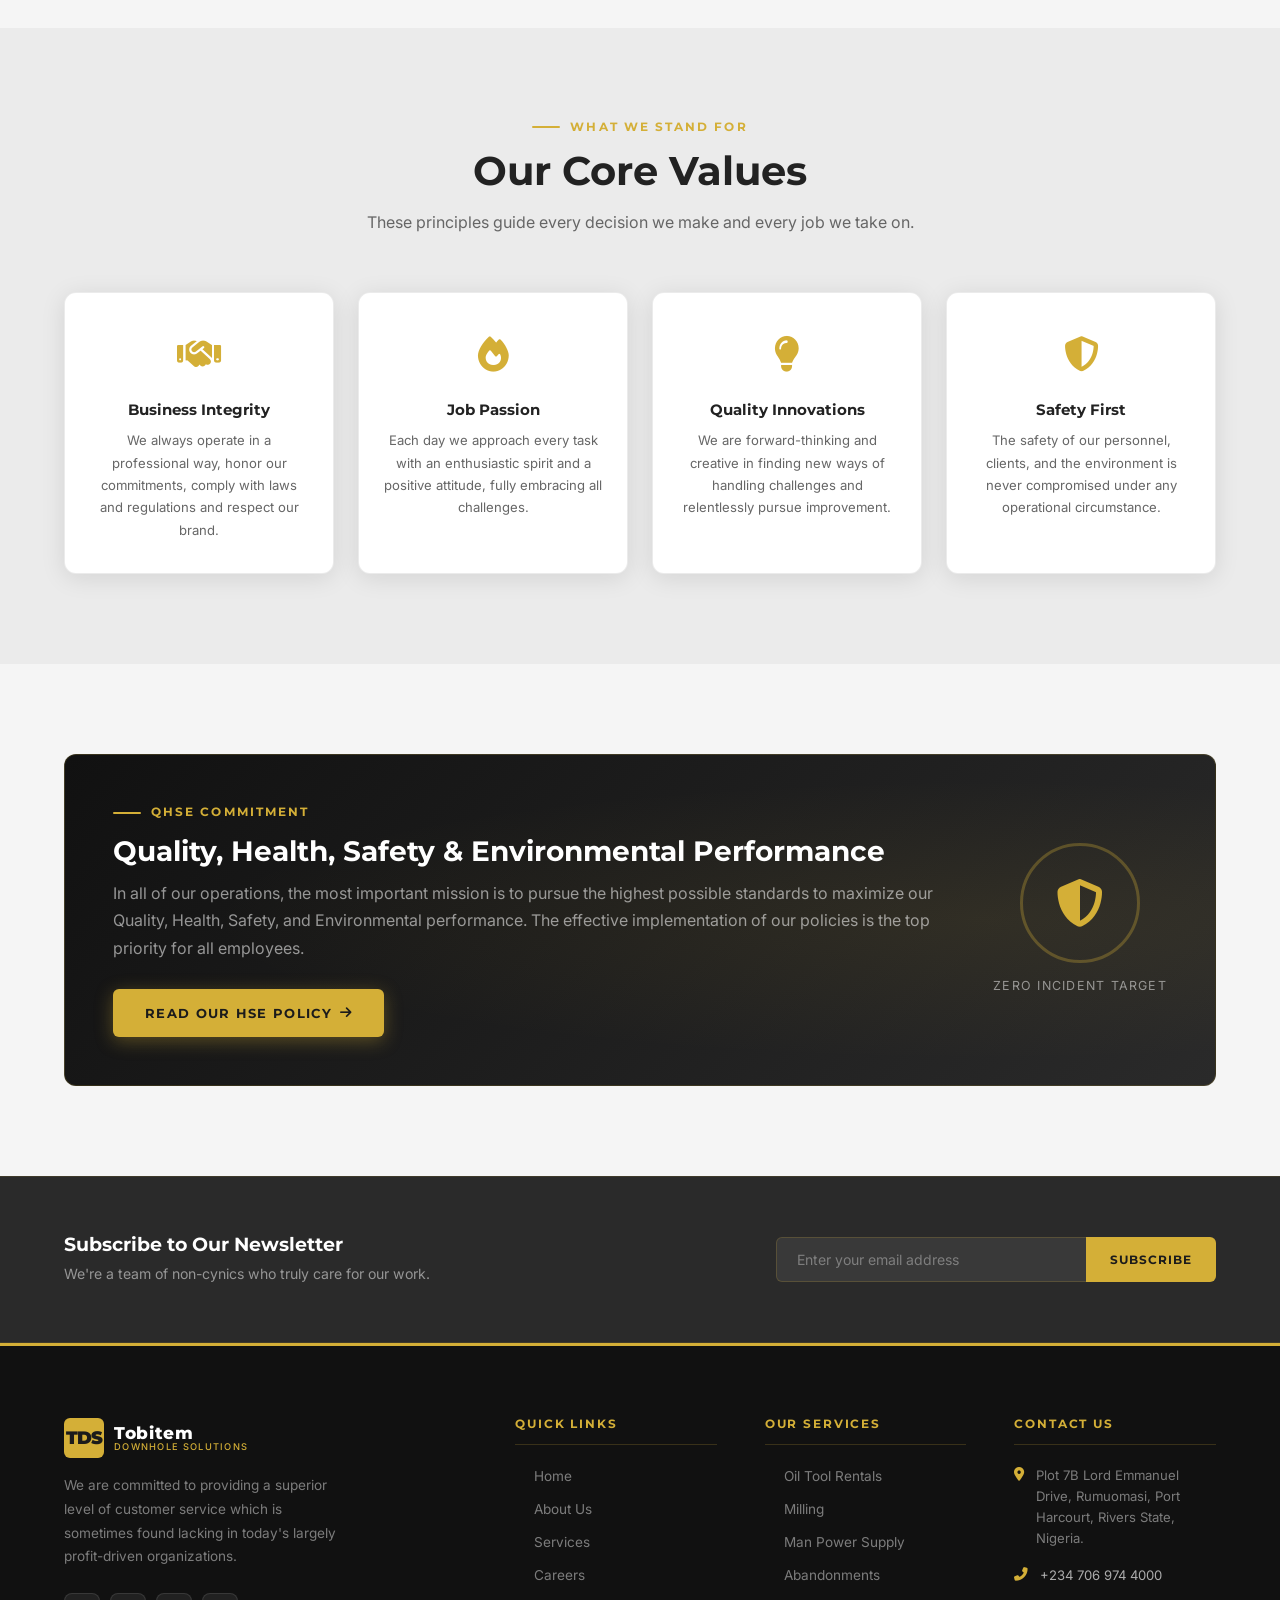
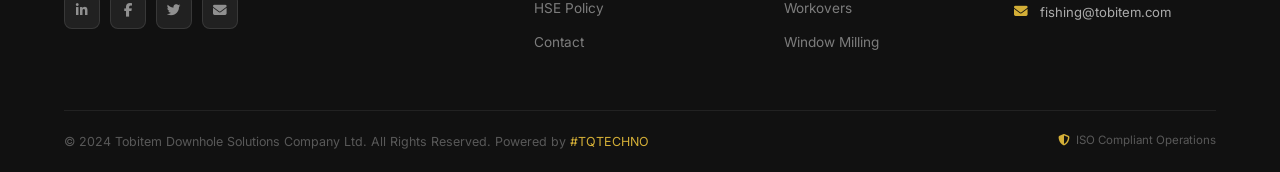
<file: about.html>
<!DOCTYPE html>
<html lang="en" data-theme="light">
<head>
  <meta charset="UTF-8" />
  <meta name="viewport" content="width=device-width, initial-scale=1.0" />
  <meta name="description" content="About Tobitem Downhole Solutions — Formed in 2011 in Port Harcourt, Nigeria. Learn about our vision, mission, values, and commitment to QHSE." />
  <title>About Us | Tobitem Downhole Solutions</title>
  <link rel="preconnect" href="https://fonts.googleapis.com" />
  <link rel="preconnect" href="https://fonts.gstatic.com" crossorigin />
  <link href="https://fonts.googleapis.com/css2?family=Montserrat:wght@400;500;600;700;800;900&family=Inter:wght@300;400;500;600&display=swap" rel="stylesheet" />
  <link rel="stylesheet" href="https://cdnjs.cloudflare.com/ajax/libs/font-awesome/6.5.0/css/all.min.css" />
  <link rel="stylesheet" href="style.css" />
</head>
<body>

  <!-- NAVBAR -->
  <nav id="navbar">
    <div class="container nav-inner">
      <a href="index.html" class="nav-logo">
        <div class="logo-mark">TDS</div>
        <div class="logo-text"><span>Tobitem</span><span>Downhole Solutions</span></div>
      </a>
      <ul class="nav-menu">
        <li><a href="index.html" class="nav-link">Home</a></li>
        <li><a href="about.html" class="nav-link">About</a></li>
        <li><a href="services.html" class="nav-link">Services</a></li>
        <li><a href="careers.html" class="nav-link">Careers</a></li>
        <li><a href="hse.html" class="nav-link">HSE</a></li>
        <li><a href="contact.html" class="nav-link">Contact</a></li>
      </ul>
      <div class="nav-right">
        <div class="search-wrap">
          <input type="text" id="search-input" class="search-input" placeholder="Search..." />
          <button id="search-btn" class="search-btn"><i class="fas fa-search"></i></button>
        </div>
        <button class="theme-toggle" id="theme-toggle"><i class="fas fa-moon"></i></button>
        <a href="contact.html" class="btn btn-gold" style="padding:10px 22px;font-size:0.72rem;">Request Quote</a>
        <button class="hamburger" id="hamburger"><span></span><span></span><span></span></button>
      </div>
    </div>
  </nav>
  <div class="mobile-nav" id="mobile-nav">
    <a href="index.html">Home</a><a href="about.html">About</a><a href="services.html">Services</a>
    <a href="careers.html">Careers</a><a href="hse.html">HSE</a><a href="contact.html">Contact</a>
    <a href="contact.html" class="btn btn-gold">Request Quote</a>
  </div>

  <!-- PAGE HERO -->
  <section class="page-hero">
    <div class="container page-hero-content">
      <div class="eyebrow">Who We Are</div>
      <h1>About Our Company</h1>
      <nav class="breadcrumb" aria-label="Breadcrumb">
        <a href="index.html">Home</a>
        <i class="fas fa-chevron-right"></i>
        <span>About Us</span>
      </nav>
    </div>
  </section>

  <!-- ABOUT FULL -->
  <section class="about-full-section section-pad">
    <div class="container">
      <div class="about-full-grid">

        <!-- Text -->
        <div class="about-full-text reveal-left">
          <div class="eyebrow">About Our Company</div>
          <h2>We provide a full range of <span class="text-gold">Premium Industrial Services</span> for your business</h2>
          <br>
          <p>Tobitem Downhole Solution Company Ltd was formed in 2011 in Port Harcourt, Nigeria by individuals with a passion for Fishing and Drilling Tools Rental Services.</p>
          <p>Our aim is to provide our customers with a complete fishing and drilling rental tools solution, providing:</p>
          <ul style="margin:16px 0 16px 8px;display:flex;flex-direction:column;gap:10px;">
            <li style="display:flex;gap:12px;align-items:flex-start;">
              <i class="fas fa-check-circle" style="color:var(--gold);margin-top:4px;flex-shrink:0;"></i>
              <span style="color:var(--text-muted);font-size:0.92rem;">High quality, reliable tools and equipment</span>
            </li>
            <li style="display:flex;gap:12px;align-items:flex-start;">
              <i class="fas fa-check-circle" style="color:var(--gold);margin-top:4px;flex-shrink:0;"></i>
              <span style="color:var(--text-muted);font-size:0.92rem;">Highly motivated, customer-focused personnel</span>
            </li>
            <li style="display:flex;gap:12px;align-items:flex-start;">
              <i class="fas fa-check-circle" style="color:var(--gold);margin-top:4px;flex-shrink:0;"></i>
              <span style="color:var(--text-muted);font-size:0.92rem;">Meticulous project engineering and job design</span>
            </li>
            <li style="display:flex;gap:12px;align-items:flex-start;">
              <i class="fas fa-check-circle" style="color:var(--gold);margin-top:4px;flex-shrink:0;"></i>
              <span style="color:var(--text-muted);font-size:0.92rem;">Innovative approach to product development and technological solutions</span>
            </li>
          </ul>

          <div class="highlight-box">
            <p>"We are committed to providing a superior level of customer service which is sometimes found lacking in today's largely profit-driven organizations."</p>
          </div>

          <p>Whatever downhole challenges you face, Tobitem would relish the opportunity to offer a cost-effective technology solution that meets your needs.</p>
          <p>No two fishing operations are the same, but Tobitem can help you to avoid repeating past mistakes by selecting the right tool for the job and getting the job done right, first time.</p>
          <p>We also provide drilling and fishing tool rentals — including Drilling Jars and Accelerators, Hole Openers, Stabilisers, Roller-reamers, and more — with expertise in recovery of lost and stuck pipe, junk, and lost tools both onshore and offshore.</p>

          <br>
          <a href="contact.html" class="btn btn-gold">Get in Touch <i class="fas fa-arrow-right"></i></a>
        </div>

        <!-- Sidebar -->
        <div class="about-sidebar reveal-right">
          <!-- Visual card -->
          <div style="background:linear-gradient(135deg,var(--dark),var(--dark-3));border-radius:var(--radius-lg);height:260px;display:flex;align-items:center;justify-content:center;position:relative;overflow:hidden;margin-bottom:24px;">
            <div style="position:absolute;inset:0;background:radial-gradient(ellipse at 40% 40%, rgba(212,175,55,0.18) 0%, transparent 55%);"></div>
            <i class="fas fa-oil-well" style="font-size:6rem;color:rgba(212,175,55,0.2);position:relative;"></i>
            <div style="position:absolute;bottom:20px;left:20px;right:20px;background:rgba(0,0,0,0.5);border-radius:8px;padding:14px 16px;backdrop-filter:blur(4px);">
              <div style="font-family:'Montserrat',sans-serif;font-size:0.68rem;font-weight:700;letter-spacing:0.1em;text-transform:uppercase;color:var(--gold);">Established</div>
              <div style="font-family:'Montserrat',sans-serif;font-weight:900;font-size:1.8rem;color:white;line-height:1;">2011</div>
              <div style="font-size:0.72rem;color:rgba(255,255,255,0.5);">Port Harcourt, Nigeria</div>
            </div>
          </div>

          <!-- VM Cards -->
          <div class="vm-grid" style="grid-template-columns:1fr;gap:20px;">
            <div class="vm-card">
              <div class="vm-icon-wrap"><i class="fas fa-eye"></i></div>
              <h3>Our Vision</h3>
              <p>To become Africa's strongest and most innovative fishing and drilling tools rental services solution provider.</p>
            </div>
            <div class="vm-card">
              <div class="vm-icon-wrap"><i class="fas fa-bullseye"></i></div>
              <h3>Our Mission</h3>
              <p>To provide excellent tools and services tailored to surpass and exceed customers' expectations, driven by a well-motivated and dedicated team of professionals using the most modern technology in our industry.</p>
            </div>
          </div>
        </div>
      </div>
    </div>
  </section>

  <!-- VALUES -->
  <section class="values-section section-pad">
    <div class="container">
      <div class="section-header text-center reveal">
        <div class="eyebrow">What We Stand For</div>
        <h2>Our Core Values</h2>
        <p>These principles guide every decision we make and every job we take on.</p>
      </div>
      <div class="values-grid stagger">
        <div class="value-card">
          <div class="value-icon"><i class="fas fa-handshake"></i></div>
          <h4>Business Integrity</h4>
          <p>We always operate in a professional way, honor our commitments, comply with laws and regulations and respect our brand.</p>
        </div>
        <div class="value-card">
          <div class="value-icon"><i class="fas fa-fire"></i></div>
          <h4>Job Passion</h4>
          <p>Each day we approach every task with an enthusiastic spirit and a positive attitude, fully embracing all challenges.</p>
        </div>
        <div class="value-card">
          <div class="value-icon"><i class="fas fa-lightbulb"></i></div>
          <h4>Quality Innovations</h4>
          <p>We are forward-thinking and creative in finding new ways of handling challenges and relentlessly pursue improvement.</p>
        </div>
        <div class="value-card">
          <div class="value-icon"><i class="fas fa-shield-alt"></i></div>
          <h4>Safety First</h4>
          <p>The safety of our personnel, clients, and the environment is never compromised under any operational circumstance.</p>
        </div>
      </div>
    </div>
  </section>

  <!-- QHSE BANNER -->
  <section class="section-pad" style="background:var(--light-bg);">
    <div class="container">
      <div class="qhse-banner reveal">
        <div class="qhse-text">
          <div class="eyebrow" style="margin-bottom:12px;">QHSE Commitment</div>
          <h3 style="color:var(--white);">Quality, Health, Safety &amp; Environmental Performance</h3>
          <p>In all of our operations, the most important mission is to pursue the highest possible standards to maximize our Quality, Health, Safety, and Environmental performance. The effective implementation of our policies is the top priority for all employees.</p>
          <br>
          <a href="hse.html" class="btn btn-gold">Read Our HSE Policy <i class="fas fa-arrow-right"></i></a>
        </div>
        <div style="flex-shrink:0;text-align:center;position:relative;">
          <div style="width:120px;height:120px;border-radius:50%;border:3px solid rgba(212,175,55,0.3);display:flex;align-items:center;justify-content:center;margin:0 auto;">
            <i class="fas fa-shield-alt" style="font-size:3rem;color:var(--gold);"></i>
          </div>
          <p style="color:rgba(255,255,255,0.5);font-size:0.78rem;margin-top:12px;text-transform:uppercase;letter-spacing:0.1em;">Zero Incident Target</p>
        </div>
      </div>
    </div>
  </section>

  <!-- NEWSLETTER -->
  <section class="newsletter">
    <div class="container newsletter-inner">
      <div class="newsletter-text">
        <h4>Subscribe to Our Newsletter</h4>
        <p>We're a team of non-cynics who truly care for our work.</p>
      </div>
      <form class="newsletter-form" novalidate>
        <input type="email" placeholder="Enter your email address" required />
        <button type="submit">Subscribe</button>
      </form>
    </div>
  </section>

  <!-- FOOTER -->
  <footer>
    <div class="container">
      <div class="footer-grid">
        <div class="footer-brand">
          <a href="index.html" class="nav-logo">
            <div class="logo-mark">TDS</div>
            <div class="logo-text"><span>Tobitem</span><span>Downhole Solutions</span></div>
          </a>
          <p>We are committed to providing a superior level of customer service which is sometimes found lacking in today's largely profit-driven organizations.</p>
          <div class="footer-social">
            <a href="#" class="social-btn"><i class="fab fa-linkedin-in"></i></a>
            <a href="#" class="social-btn"><i class="fab fa-facebook-f"></i></a>
            <a href="#" class="social-btn"><i class="fab fa-twitter"></i></a>
            <a href="mailto:fishing@tobitem.com" class="social-btn"><i class="fas fa-envelope"></i></a>
          </div>
        </div>
        <div class="footer-col">
          <h5>Quick Links</h5>
          <ul class="footer-links">
            <li><a href="index.html">Home</a></li><li><a href="about.html">About Us</a></li>
            <li><a href="services.html">Services</a></li><li><a href="careers.html">Careers</a></li>
            <li><a href="hse.html">HSE Policy</a></li><li><a href="contact.html">Contact</a></li>
          </ul>
        </div>
        <div class="footer-col">
          <h5>Our Services</h5>
          <ul class="footer-links">
            <li><a href="services.html#tools">Oil Tool Rentals</a></li>
            <li><a href="services.html#milling">Milling</a></li>
            <li><a href="services.html#manpower">Man Power Supply</a></li>
            <li><a href="services.html#abandonments">Abandonments</a></li>
            <li><a href="services.html#workovers">Workovers</a></li>
            <li><a href="services.html#wmilling">Window Milling</a></li>
          </ul>
        </div>
        <div class="footer-col">
          <h5>Contact Us</h5>
          <div class="footer-contact-item"><i class="fas fa-map-marker-alt"></i><p>Plot 7B Lord Emmanuel Drive, Rumuomasi, Port Harcourt, Rivers State, Nigeria.</p></div>
          <div class="footer-contact-item"><i class="fas fa-phone-alt"></i><p><a href="tel:+2347069744000">+234 706 974 4000</a></p></div>
          <div class="footer-contact-item"><i class="fas fa-envelope"></i><p><a href="mailto:fishing@tobitem.com">fishing@tobitem.com</a></p></div>
        </div>
      </div>
      <div class="footer-bottom">
        <p>&copy; 2024 Tobitem Downhole Solutions Company Ltd. All Rights Reserved. Powered by <a href="https://tqtechno.com/" target="_blank" rel="noopener">#TQTECHNO</a></p>
        <div class="footer-badge"><i class="fas fa-shield-alt"></i><span>ISO Compliant Operations</span></div>
      </div>
    </div>
  </footer>

  <button id="back-to-top" aria-label="Back to top"><i class="fas fa-chevron-up"></i></button>
  <script src="script.js"></script>
</body>
</html>
</file>
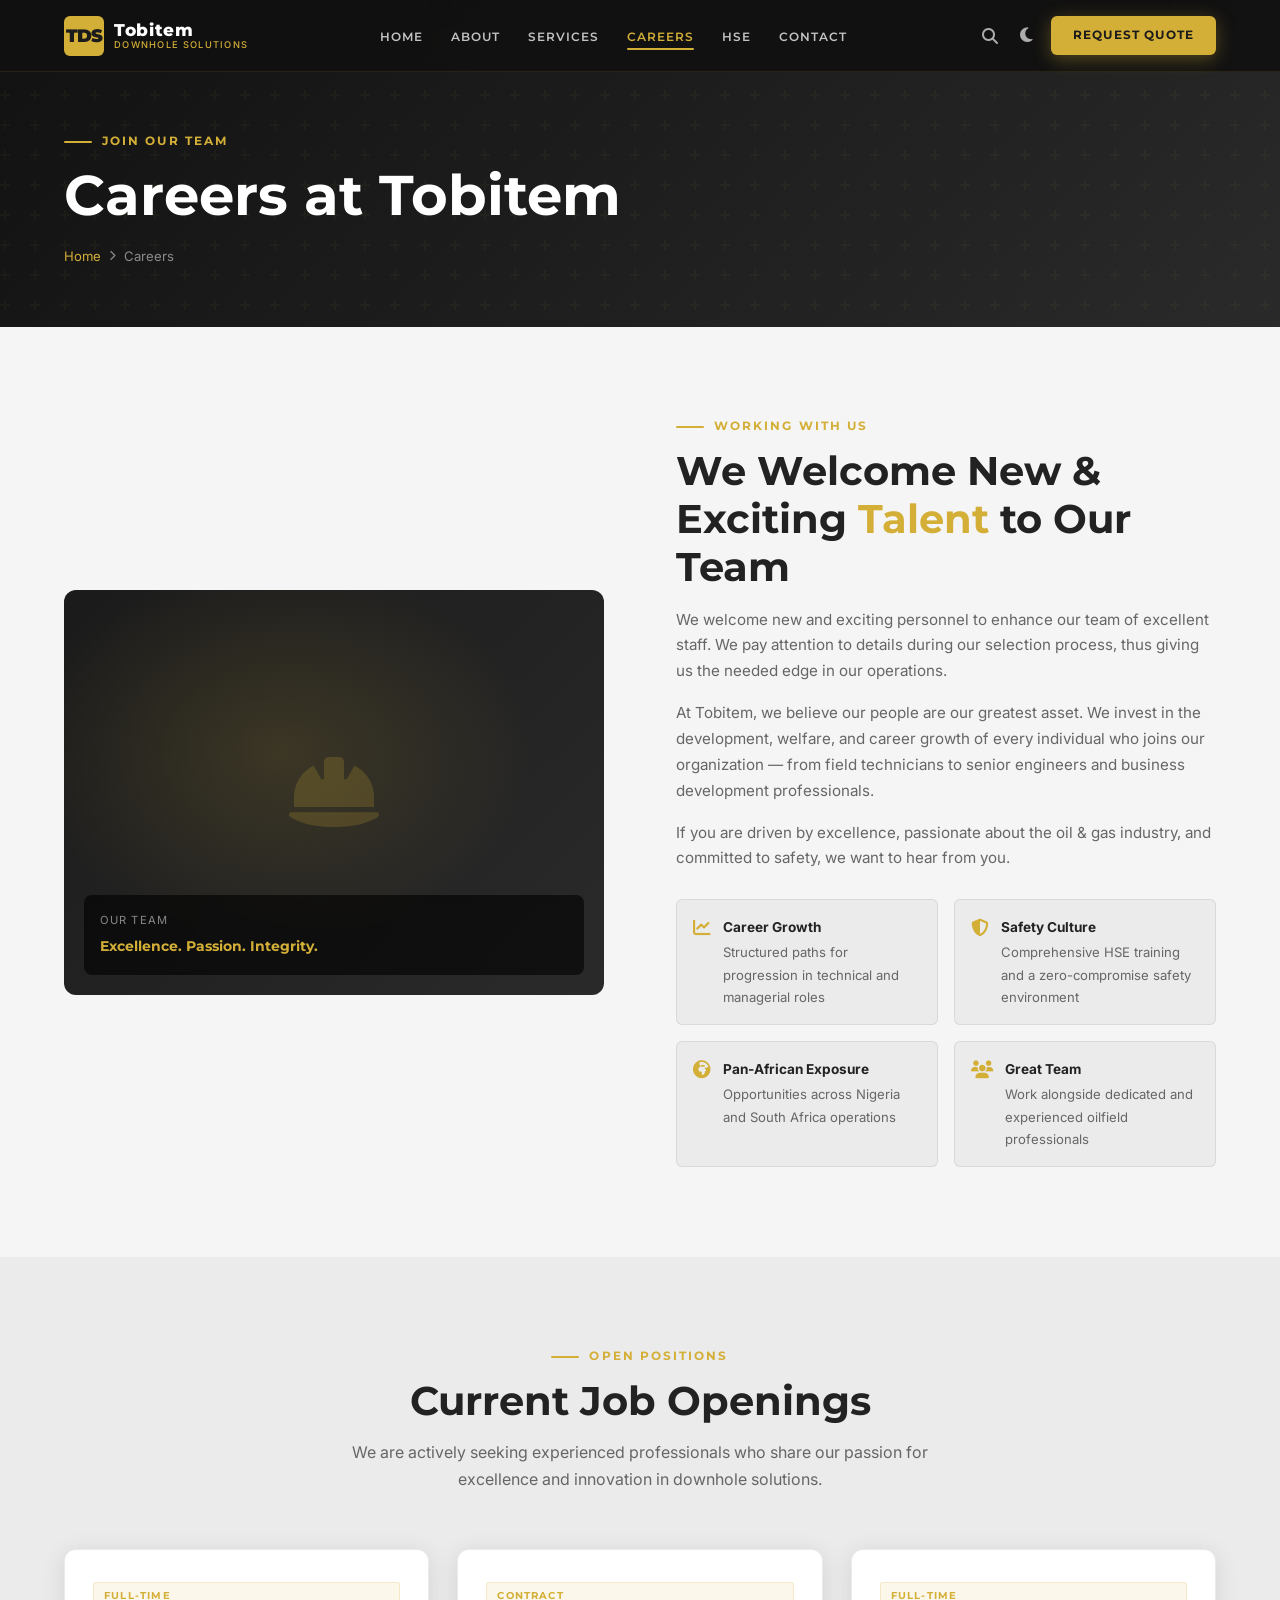
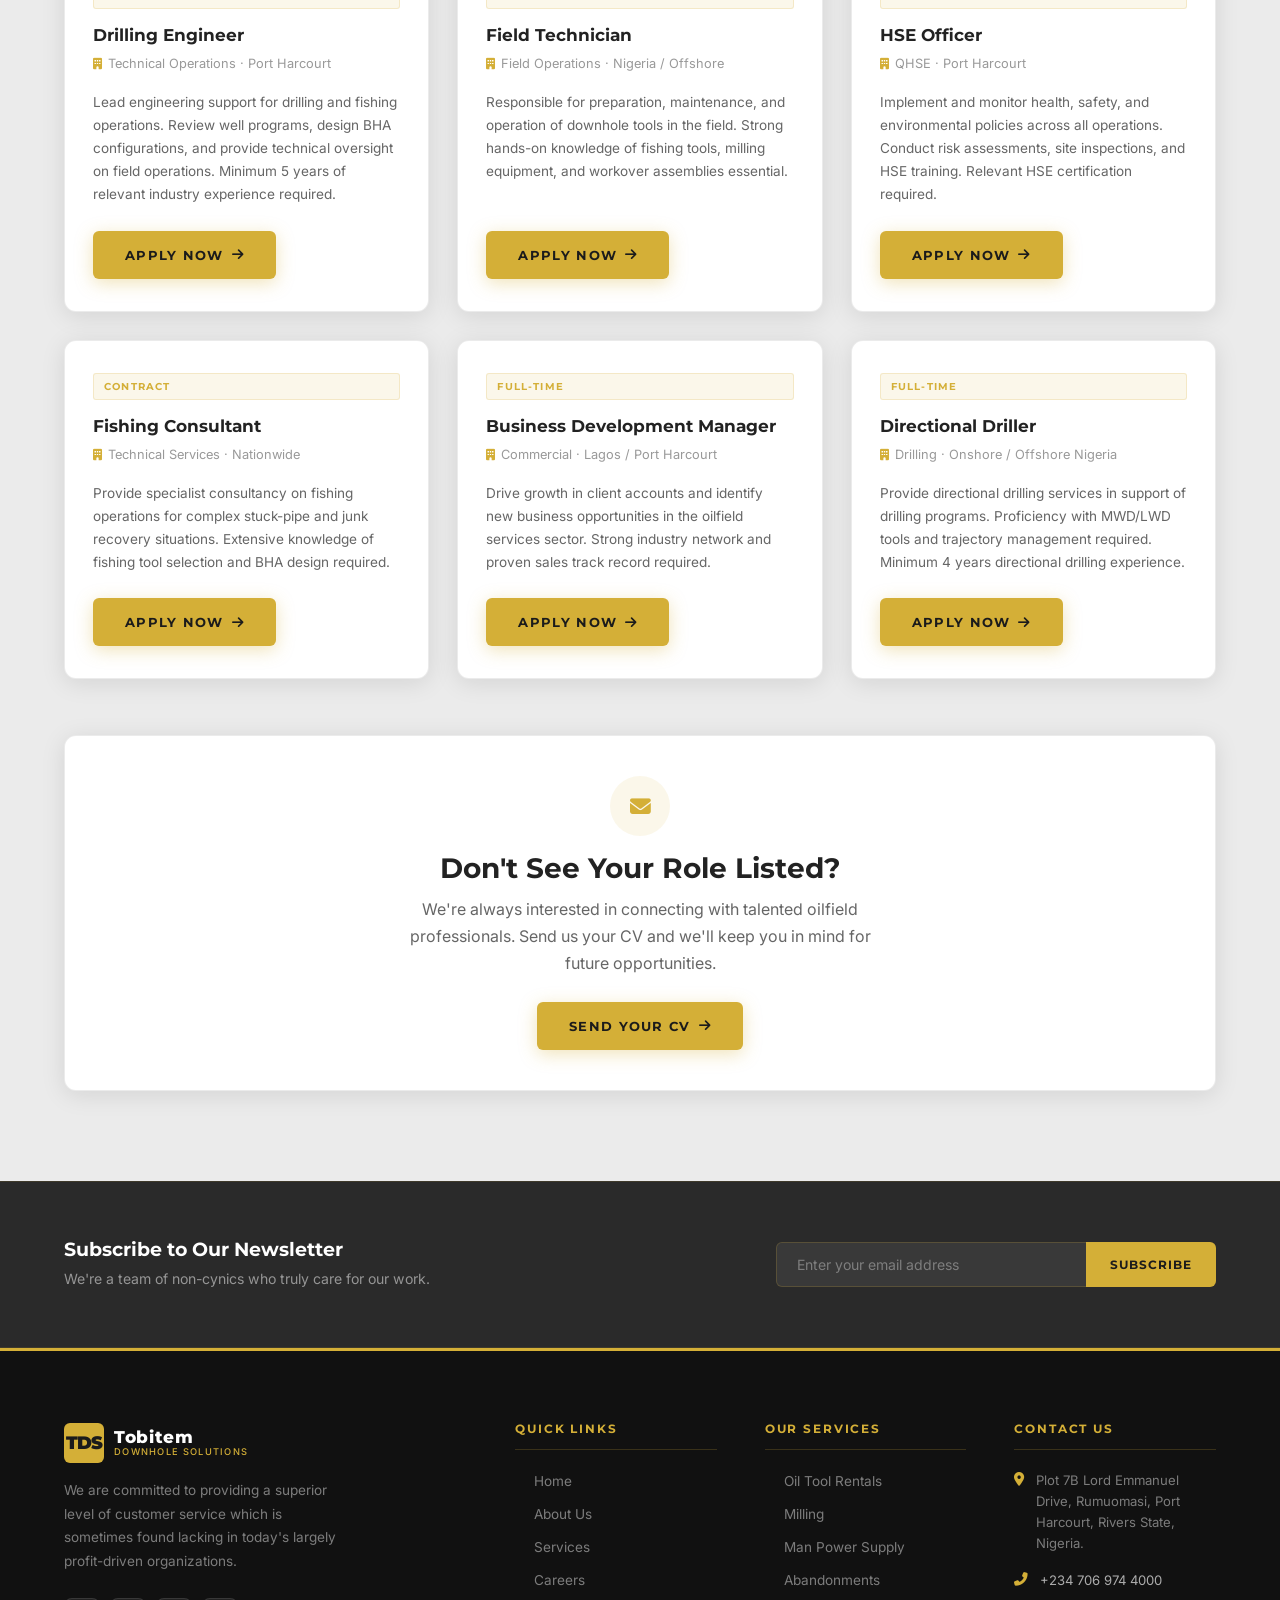
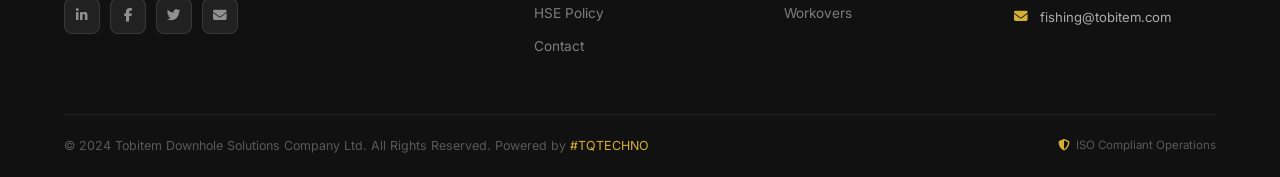
<file: careers.html>
<!DOCTYPE html>
<html lang="en" data-theme="light">
<head>
  <meta charset="UTF-8" />
  <meta name="viewport" content="width=device-width, initial-scale=1.0" />
  <meta name="description" content="Careers at Tobitem Downhole Solutions — Join our team of experienced oilfield professionals in Nigeria and South Africa." />
  <title>Careers | Tobitem Downhole Solutions</title>
  <link rel="preconnect" href="https://fonts.googleapis.com" />
  <link rel="preconnect" href="https://fonts.gstatic.com" crossorigin />
  <link href="https://fonts.googleapis.com/css2?family=Montserrat:wght@400;500;600;700;800;900&family=Inter:wght@300;400;500;600&display=swap" rel="stylesheet" />
  <link rel="stylesheet" href="https://cdnjs.cloudflare.com/ajax/libs/font-awesome/6.5.0/css/all.min.css" />
  <link rel="stylesheet" href="style.css" />
</head>
<body>

  <!-- NAVBAR -->
  <nav id="navbar">
    <div class="container nav-inner">
      <a href="index.html" class="nav-logo">
        <div class="logo-mark">TDS</div>
        <div class="logo-text"><span>Tobitem</span><span>Downhole Solutions</span></div>
      </a>
      <ul class="nav-menu">
        <li><a href="index.html" class="nav-link">Home</a></li>
        <li><a href="about.html" class="nav-link">About</a></li>
        <li><a href="services.html" class="nav-link">Services</a></li>
        <li><a href="careers.html" class="nav-link">Careers</a></li>
        <li><a href="hse.html" class="nav-link">HSE</a></li>
        <li><a href="contact.html" class="nav-link">Contact</a></li>
      </ul>
      <div class="nav-right">
        <div class="search-wrap">
          <input type="text" id="search-input" class="search-input" placeholder="Search..." />
          <button id="search-btn" class="search-btn"><i class="fas fa-search"></i></button>
        </div>
        <button class="theme-toggle" id="theme-toggle"><i class="fas fa-moon"></i></button>
        <a href="contact.html" class="btn btn-gold" style="padding:10px 22px;font-size:0.72rem;">Request Quote</a>
        <button class="hamburger" id="hamburger"><span></span><span></span><span></span></button>
      </div>
    </div>
  </nav>
  <div class="mobile-nav" id="mobile-nav">
    <a href="index.html">Home</a><a href="about.html">About</a><a href="services.html">Services</a>
    <a href="careers.html">Careers</a><a href="hse.html">HSE</a><a href="contact.html">Contact</a>
    <a href="contact.html" class="btn btn-gold">Request Quote</a>
  </div>

  <!-- PAGE HERO -->
  <section class="page-hero">
    <div class="container page-hero-content">
      <div class="eyebrow">Join Our Team</div>
      <h1>Careers at Tobitem</h1>
      <nav class="breadcrumb" aria-label="Breadcrumb">
        <a href="index.html">Home</a>
        <i class="fas fa-chevron-right"></i>
        <span>Careers</span>
      </nav>
    </div>
  </section>

  <!-- CAREERS INTRO -->
  <section class="careers-intro section-pad">
    <div class="container">
      <div class="careers-intro-grid">

        <!-- Image -->
        <div class="careers-img reveal-left">
          <i class="fas fa-hard-hat"></i>
          <div style="position:absolute;bottom:20px;left:20px;right:20px;background:rgba(0,0,0,0.6);border-radius:8px;padding:16px;backdrop-filter:blur(4px);">
            <p style="color:rgba(255,255,255,0.5);font-size:0.7rem;text-transform:uppercase;letter-spacing:0.1em;margin-bottom:4px;">Our Team</p>
            <p style="color:var(--gold);font-family:'Montserrat',sans-serif;font-weight:700;font-size:0.9rem;margin:0;">Excellence. Passion. Integrity.</p>
          </div>
        </div>

        <!-- Text -->
        <div class="careers-text reveal-right">
          <div class="eyebrow">Working With Us</div>
          <h2>We Welcome New &amp; Exciting <span class="text-gold">Talent</span> to Our Team</h2>
          <p>We welcome new and exciting personnel to enhance our team of excellent staff. We pay attention to details during our selection process, thus giving us the needed edge in our operations.</p>
          <p>At Tobitem, we believe our people are our greatest asset. We invest in the development, welfare, and career growth of every individual who joins our organization — from field technicians to senior engineers and business development professionals.</p>
          <p>If you are driven by excellence, passionate about the oil &amp; gas industry, and committed to safety, we want to hear from you.</p>

          <div class="culture-grid">
            <div class="culture-item">
              <i class="fas fa-chart-line"></i>
              <div>
                <strong>Career Growth</strong>
                <p>Structured paths for progression in technical and managerial roles</p>
              </div>
            </div>
            <div class="culture-item">
              <i class="fas fa-shield-alt"></i>
              <div>
                <strong>Safety Culture</strong>
                <p>Comprehensive HSE training and a zero-compromise safety environment</p>
              </div>
            </div>
            <div class="culture-item">
              <i class="fas fa-globe-africa"></i>
              <div>
                <strong>Pan-African Exposure</strong>
                <p>Opportunities across Nigeria and South Africa operations</p>
              </div>
            </div>
            <div class="culture-item">
              <i class="fas fa-users"></i>
              <div>
                <strong>Great Team</strong>
                <p>Work alongside dedicated and experienced oilfield professionals</p>
              </div>
            </div>
          </div>
        </div>
      </div>
    </div>
  </section>

  <!-- JOB LISTINGS -->
  <section class="jobs-section section-pad">
    <div class="container">
      <div class="section-header text-center reveal">
        <div class="eyebrow">Open Positions</div>
        <h2>Current Job Openings</h2>
        <p>We are actively seeking experienced professionals who share our passion for excellence and innovation in downhole solutions.</p>
      </div>
      <div class="jobs-grid stagger">

        <div class="job-card">
          <div class="job-type">Full-Time</div>
          <h4>Drilling Engineer</h4>
          <div class="job-dept"><i class="fas fa-building"></i> Technical Operations · Port Harcourt</div>
          <p>Lead engineering support for drilling and fishing operations. Review well programs, design BHA configurations, and provide technical oversight on field operations. Minimum 5 years of relevant industry experience required.</p>
          <a href="contact.html" class="btn btn-gold">Apply Now <i class="fas fa-arrow-right"></i></a>
        </div>

        <div class="job-card">
          <div class="job-type">Contract</div>
          <h4>Field Technician</h4>
          <div class="job-dept"><i class="fas fa-building"></i> Field Operations · Nigeria / Offshore</div>
          <p>Responsible for preparation, maintenance, and operation of downhole tools in the field. Strong hands-on knowledge of fishing tools, milling equipment, and workover assemblies essential.</p>
          <a href="contact.html" class="btn btn-gold">Apply Now <i class="fas fa-arrow-right"></i></a>
        </div>

        <div class="job-card">
          <div class="job-type">Full-Time</div>
          <h4>HSE Officer</h4>
          <div class="job-dept"><i class="fas fa-building"></i> QHSE · Port Harcourt</div>
          <p>Implement and monitor health, safety, and environmental policies across all operations. Conduct risk assessments, site inspections, and HSE training. Relevant HSE certification required.</p>
          <a href="contact.html" class="btn btn-gold">Apply Now <i class="fas fa-arrow-right"></i></a>
        </div>

        <div class="job-card">
          <div class="job-type">Contract</div>
          <h4>Fishing Consultant</h4>
          <div class="job-dept"><i class="fas fa-building"></i> Technical Services · Nationwide</div>
          <p>Provide specialist consultancy on fishing operations for complex stuck-pipe and junk recovery situations. Extensive knowledge of fishing tool selection and BHA design required.</p>
          <a href="contact.html" class="btn btn-gold">Apply Now <i class="fas fa-arrow-right"></i></a>
        </div>

        <div class="job-card">
          <div class="job-type">Full-Time</div>
          <h4>Business Development Manager</h4>
          <div class="job-dept"><i class="fas fa-building"></i> Commercial · Lagos / Port Harcourt</div>
          <p>Drive growth in client accounts and identify new business opportunities in the oilfield services sector. Strong industry network and proven sales track record required.</p>
          <a href="contact.html" class="btn btn-gold">Apply Now <i class="fas fa-arrow-right"></i></a>
        </div>

        <div class="job-card">
          <div class="job-type">Full-Time</div>
          <h4>Directional Driller</h4>
          <div class="job-dept"><i class="fas fa-building"></i> Drilling · Onshore / Offshore Nigeria</div>
          <p>Provide directional drilling services in support of drilling programs. Proficiency with MWD/LWD tools and trajectory management required. Minimum 4 years directional drilling experience.</p>
          <a href="contact.html" class="btn btn-gold">Apply Now <i class="fas fa-arrow-right"></i></a>
        </div>

      </div>

      <!-- Not listed -->
      <div style="margin-top:56px;background:var(--white);border-radius:var(--radius-lg);padding:40px;text-align:center;box-shadow:var(--shadow);border:1px solid var(--border-light);" class="reveal">
        <div style="width:60px;height:60px;border-radius:50%;background:rgba(212,175,55,0.1);display:flex;align-items:center;justify-content:center;margin:0 auto 16px;">
          <i class="fas fa-envelope" style="color:var(--gold);font-size:1.3rem;"></i>
        </div>
        <h3 style="margin-bottom:10px;">Don't See Your Role Listed?</h3>
        <p style="max-width:500px;margin:0 auto 24px;">We're always interested in connecting with talented oilfield professionals. Send us your CV and we'll keep you in mind for future opportunities.</p>
        <a href="contact.html" class="btn btn-gold">Send Your CV <i class="fas fa-arrow-right"></i></a>
      </div>
    </div>
  </section>

  <!-- NEWSLETTER -->
  <section class="newsletter">
    <div class="container newsletter-inner">
      <div class="newsletter-text">
        <h4>Subscribe to Our Newsletter</h4>
        <p>We're a team of non-cynics who truly care for our work.</p>
      </div>
      <form class="newsletter-form" novalidate>
        <input type="email" placeholder="Enter your email address" required />
        <button type="submit">Subscribe</button>
      </form>
    </div>
  </section>

  <!-- FOOTER -->
  <footer>
    <div class="container">
      <div class="footer-grid">
        <div class="footer-brand">
          <a href="index.html" class="nav-logo">
            <div class="logo-mark">TDS</div>
            <div class="logo-text"><span>Tobitem</span><span>Downhole Solutions</span></div>
          </a>
          <p>We are committed to providing a superior level of customer service which is sometimes found lacking in today's largely profit-driven organizations.</p>
          <div class="footer-social">
            <a href="#" class="social-btn"><i class="fab fa-linkedin-in"></i></a>
            <a href="#" class="social-btn"><i class="fab fa-facebook-f"></i></a>
            <a href="#" class="social-btn"><i class="fab fa-twitter"></i></a>
            <a href="mailto:fishing@tobitem.com" class="social-btn"><i class="fas fa-envelope"></i></a>
          </div>
        </div>
        <div class="footer-col">
          <h5>Quick Links</h5>
          <ul class="footer-links">
            <li><a href="index.html">Home</a></li><li><a href="about.html">About Us</a></li>
            <li><a href="services.html">Services</a></li><li><a href="careers.html">Careers</a></li>
            <li><a href="hse.html">HSE Policy</a></li><li><a href="contact.html">Contact</a></li>
          </ul>
        </div>
        <div class="footer-col">
          <h5>Our Services</h5>
          <ul class="footer-links">
            <li><a href="services.html#tools">Oil Tool Rentals</a></li>
            <li><a href="services.html#milling">Milling</a></li>
            <li><a href="services.html#manpower">Man Power Supply</a></li>
            <li><a href="services.html#abandonments">Abandonments</a></li>
            <li><a href="services.html#workovers">Workovers</a></li>
          </ul>
        </div>
        <div class="footer-col">
          <h5>Contact Us</h5>
          <div class="footer-contact-item"><i class="fas fa-map-marker-alt"></i><p>Plot 7B Lord Emmanuel Drive, Rumuomasi, Port Harcourt, Rivers State, Nigeria.</p></div>
          <div class="footer-contact-item"><i class="fas fa-phone-alt"></i><p><a href="tel:+2347069744000">+234 706 974 4000</a></p></div>
          <div class="footer-contact-item"><i class="fas fa-envelope"></i><p><a href="mailto:fishing@tobitem.com">fishing@tobitem.com</a></p></div>
        </div>
      </div>
      <div class="footer-bottom">
        <p>&copy; 2024 Tobitem Downhole Solutions Company Ltd. All Rights Reserved. Powered by <a href="https://tqtechno.com/" target="_blank" rel="noopener">#TQTECHNO</a></p>
        <div class="footer-badge"><i class="fas fa-shield-alt"></i><span>ISO Compliant Operations</span></div>
      </div>
    </div>
  </footer>

  <button id="back-to-top" aria-label="Back to top"><i class="fas fa-chevron-up"></i></button>
  <script src="script.js"></script>
</body>
</html>
</file>
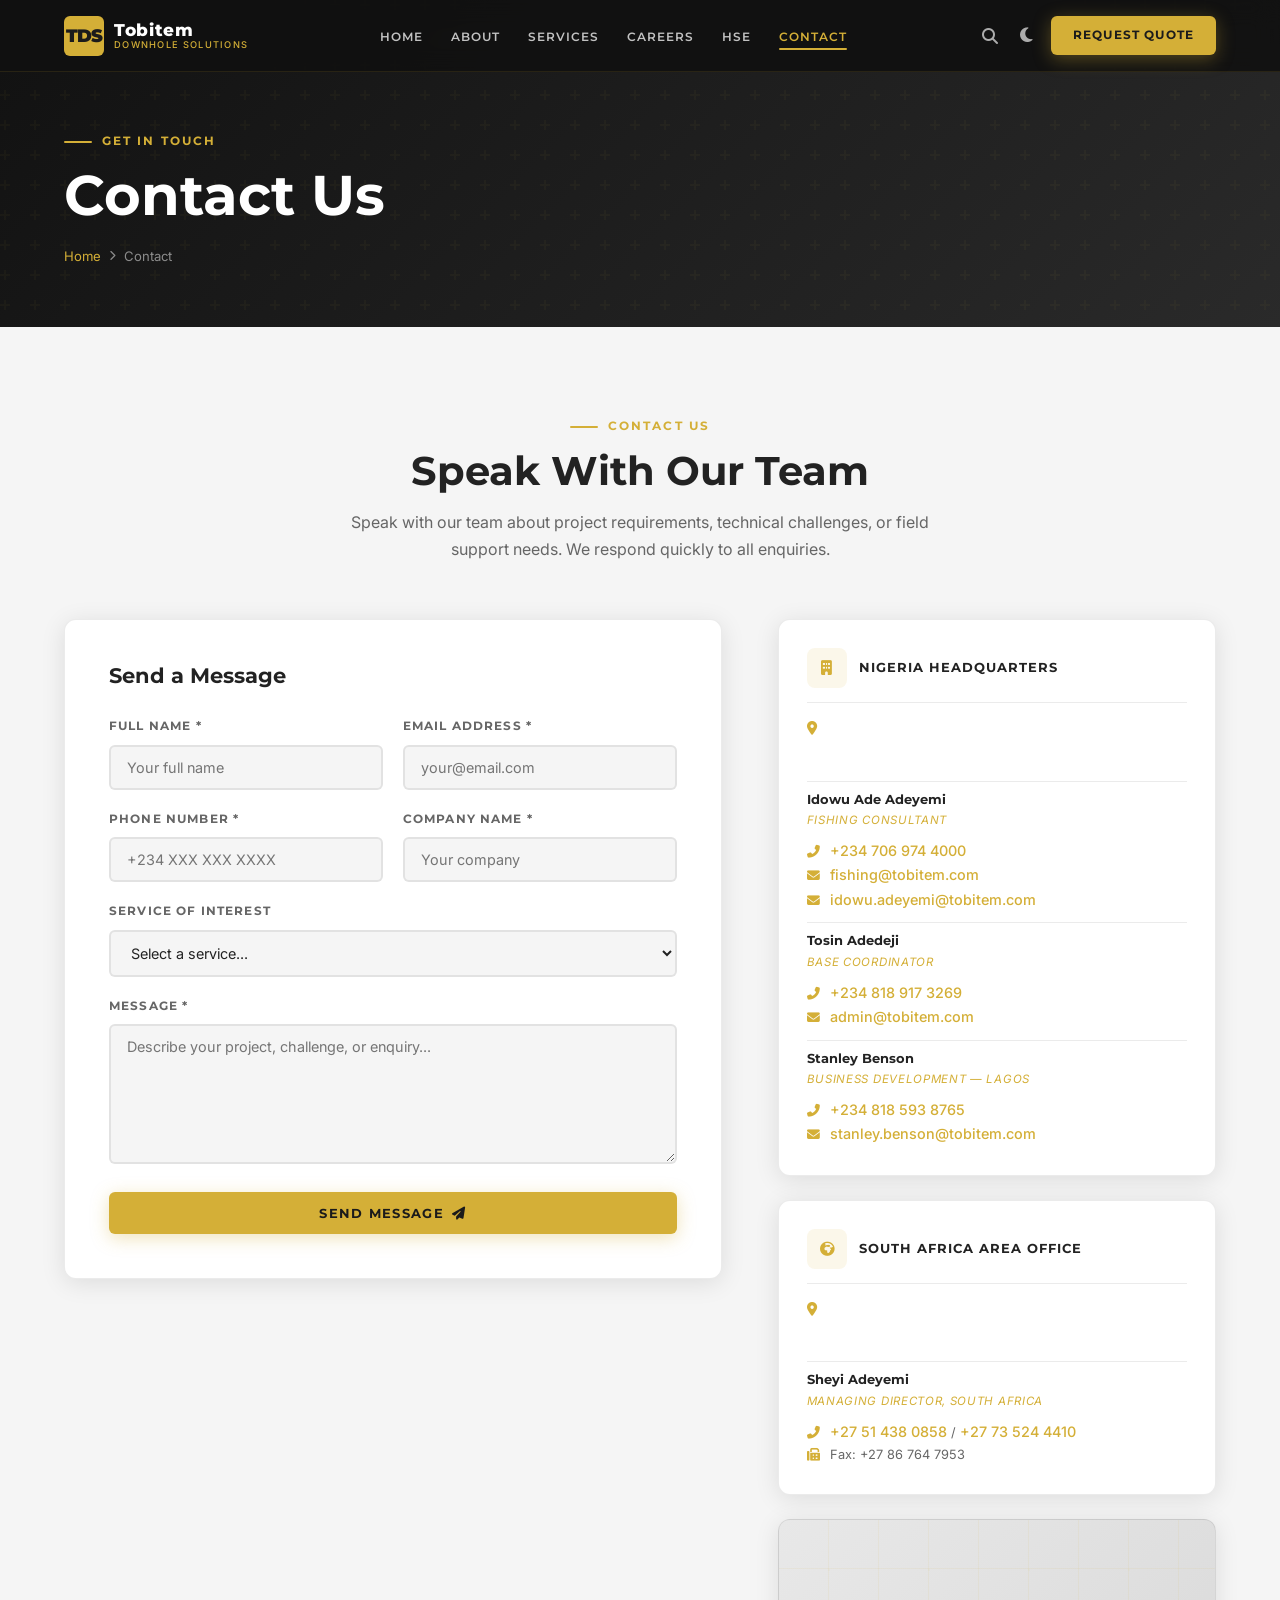
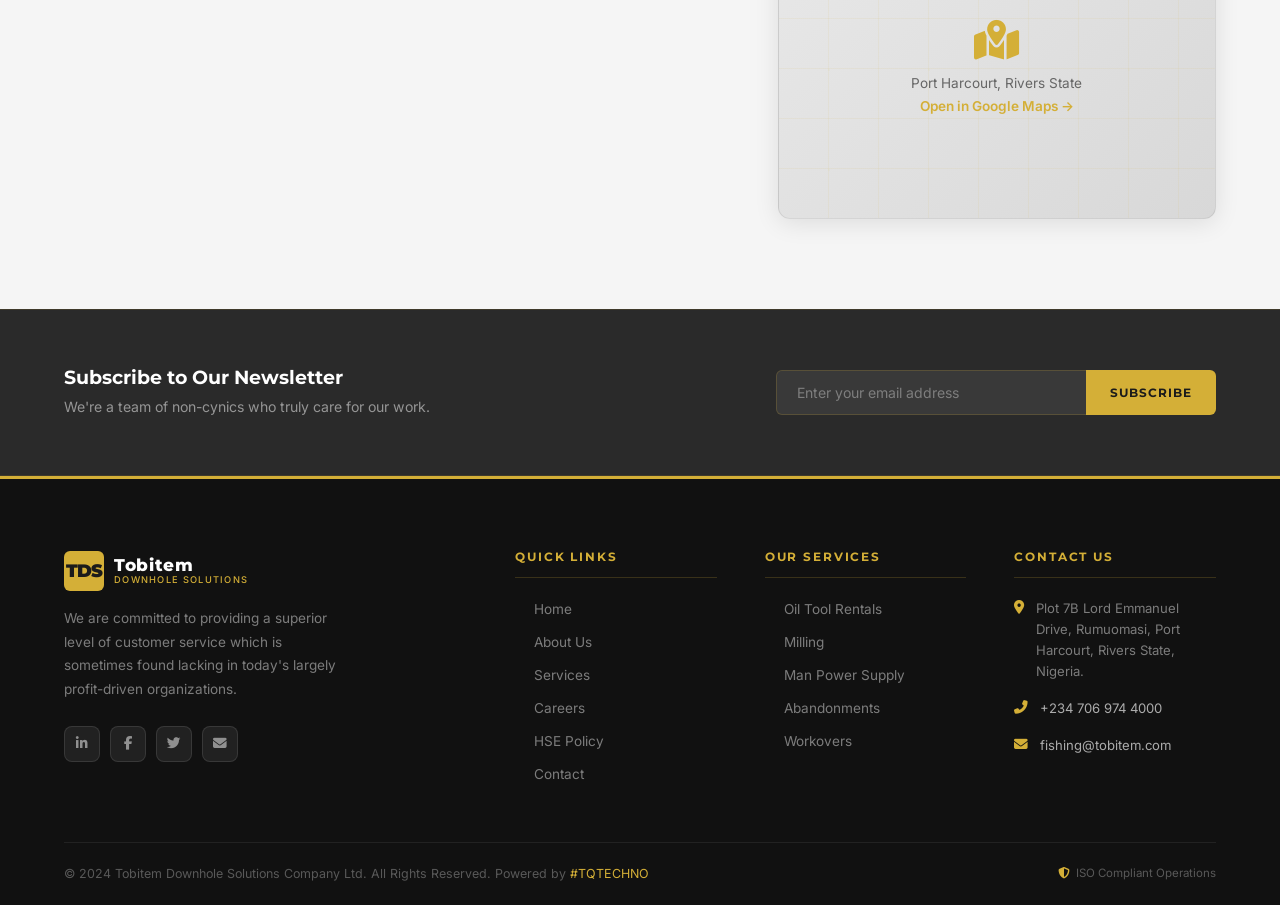
<file: contact.html>
<!DOCTYPE html>
<html lang="en" data-theme="light">
<head>
  <meta charset="UTF-8" />
  <meta name="viewport" content="width=device-width, initial-scale=1.0" />
  <meta name="description" content="Contact Tobitem Downhole Solutions — Port Harcourt, Nigeria and Bloemfontein, South Africa. Speak with our technical team about your project." />
  <title>Contact Us | Tobitem Downhole Solutions</title>
  <link rel="preconnect" href="https://fonts.googleapis.com" />
  <link rel="preconnect" href="https://fonts.gstatic.com" crossorigin />
  <link href="https://fonts.googleapis.com/css2?family=Montserrat:wght@400;500;600;700;800;900&family=Inter:wght@300;400;500;600&display=swap" rel="stylesheet" />
  <link rel="stylesheet" href="https://cdnjs.cloudflare.com/ajax/libs/font-awesome/6.5.0/css/all.min.css" />
  <link rel="stylesheet" href="style.css" />
</head>
<body>

  <!-- NAVBAR -->
  <nav id="navbar">
    <div class="container nav-inner">
      <a href="index.html" class="nav-logo">
        <div class="logo-mark">TDS</div>
        <div class="logo-text"><span>Tobitem</span><span>Downhole Solutions</span></div>
      </a>
      <ul class="nav-menu">
        <li><a href="index.html" class="nav-link">Home</a></li>
        <li><a href="about.html" class="nav-link">About</a></li>
        <li><a href="services.html" class="nav-link">Services</a></li>
        <li><a href="careers.html" class="nav-link">Careers</a></li>
        <li><a href="hse.html" class="nav-link">HSE</a></li>
        <li><a href="contact.html" class="nav-link">Contact</a></li>
      </ul>
      <div class="nav-right">
        <div class="search-wrap">
          <input type="text" id="search-input" class="search-input" placeholder="Search..." />
          <button id="search-btn" class="search-btn"><i class="fas fa-search"></i></button>
        </div>
        <button class="theme-toggle" id="theme-toggle"><i class="fas fa-moon"></i></button>
        <a href="contact.html" class="btn btn-gold" style="padding:10px 22px;font-size:0.72rem;">Request Quote</a>
        <button class="hamburger" id="hamburger"><span></span><span></span><span></span></button>
      </div>
    </div>
  </nav>
  <div class="mobile-nav" id="mobile-nav">
    <a href="index.html">Home</a><a href="about.html">About</a><a href="services.html">Services</a>
    <a href="careers.html">Careers</a><a href="hse.html">HSE</a><a href="contact.html">Contact</a>
    <a href="contact.html" class="btn btn-gold">Request Quote</a>
  </div>

  <!-- PAGE HERO -->
  <section class="page-hero">
    <div class="container page-hero-content">
      <div class="eyebrow">Get in Touch</div>
      <h1>Contact Us</h1>
      <nav class="breadcrumb" aria-label="Breadcrumb">
        <a href="index.html">Home</a>
        <i class="fas fa-chevron-right"></i>
        <span>Contact</span>
      </nav>
    </div>
  </section>

  <!-- CONTACT SECTION -->
  <section class="contact-section section-pad">
    <div class="container">
      <div class="section-header text-center reveal" style="margin-bottom:56px;">
        <div class="eyebrow">Contact Us</div>
        <h2>Speak With Our Team</h2>
        <p>Speak with our team about project requirements, technical challenges, or field support needs. We respond quickly to all enquiries.</p>
      </div>

      <div class="contact-grid">

        <!-- FORM -->
        <div class="contact-form-wrap reveal-left">
          <h3>Send a Message</h3>

          <form id="contact-form" novalidate>
            <div class="form-row">
              <div class="form-group">
                <label for="field-name">Full Name *</label>
                <input type="text" id="field-name" placeholder="Your full name" autocomplete="name" />
                <div class="error-msg">Please enter your full name.</div>
              </div>
              <div class="form-group">
                <label for="field-email">Email Address *</label>
                <input type="email" id="field-email" placeholder="your@email.com" autocomplete="email" />
                <div class="error-msg">Please enter a valid email address.</div>
              </div>
            </div>
            <div class="form-row">
              <div class="form-group">
                <label for="field-phone">Phone Number *</label>
                <input type="tel" id="field-phone" placeholder="+234 XXX XXX XXXX" autocomplete="tel" />
                <div class="error-msg">Please enter a phone number.</div>
              </div>
              <div class="form-group">
                <label for="field-company">Company Name *</label>
                <input type="text" id="field-company" placeholder="Your company" autocomplete="organization" />
                <div class="error-msg">Please enter your company name.</div>
              </div>
            </div>
            <div class="form-group">
              <label for="field-service">Service of Interest</label>
              <select id="field-service">
                <option value="">Select a service...</option>
                <option>Oil Tool Rentals</option>
                <option>Milling</option>
                <option>Window Milling</option>
                <option>Workovers</option>
                <option>Abandonments</option>
                <option>Man Power Supply</option>
                <option>General Enquiry</option>
              </select>
            </div>
            <div class="form-group">
              <label for="field-message">Message *</label>
              <textarea id="field-message" placeholder="Describe your project, challenge, or enquiry..."></textarea>
              <div class="error-msg">Please enter your message.</div>
            </div>
            <button type="submit" class="btn btn-gold" style="width:100%;justify-content:center;">
              Send Message <i class="fas fa-paper-plane"></i>
            </button>
          </form>

          <!-- Success State -->
          <div id="form-success" class="form-success">
            <i class="fas fa-check-circle"></i>
            <h4>Message Sent Successfully!</h4>
            <p>Thank you for reaching out. Our team will get back to you within 24 hours.</p>
          </div>
        </div>

        <!-- CONTACT INFO -->
        <div class="contact-info-wrap reveal-right">

          <!-- Nigeria HQ -->
          <div class="contact-info-card">
            <div class="contact-info-head">
              <div class="cih-icon"><i class="fas fa-building"></i></div>
              <h5>Nigeria Headquarters</h5>
            </div>
            <div class="footer-contact-item" style="margin-bottom:12px;">
              <i class="fas fa-map-marker-alt"></i>
              <p>Plot 7B Lord Emmanuel Drive, Rumuomasi, Port Harcourt, Rivers State, Nigeria.</p>
            </div>

            <div class="contact-person">
              <h6>Idowu Ade Adeyemi</h6>
              <div class="role">Fishing Consultant</div>
              <p>
                <i class="fas fa-phone-alt" style="color:var(--gold);margin-right:6px;font-size:0.8rem;"></i>
                <a href="tel:+2347069744000">+234 706 974 4000</a>
              </p>
              <p>
                <i class="fas fa-envelope" style="color:var(--gold);margin-right:6px;font-size:0.8rem;"></i>
                <a href="mailto:fishing@tobitem.com">fishing@tobitem.com</a>
              </p>
              <p>
                <i class="fas fa-envelope" style="color:var(--gold);margin-right:6px;font-size:0.8rem;"></i>
                <a href="mailto:idowu.adeyemi@tobitem.com">idowu.adeyemi@tobitem.com</a>
              </p>
            </div>

            <div class="contact-person">
              <h6>Tosin Adedeji</h6>
              <div class="role">Base Coordinator</div>
              <p>
                <i class="fas fa-phone-alt" style="color:var(--gold);margin-right:6px;font-size:0.8rem;"></i>
                <a href="tel:+2348189173269">+234 818 917 3269</a>
              </p>
              <p>
                <i class="fas fa-envelope" style="color:var(--gold);margin-right:6px;font-size:0.8rem;"></i>
                <a href="mailto:admin@tobitem.com">admin@tobitem.com</a>
              </p>
            </div>

            <div class="contact-person">
              <h6>Stanley Benson</h6>
              <div class="role">Business Development — Lagos</div>
              <p>
                <i class="fas fa-phone-alt" style="color:var(--gold);margin-right:6px;font-size:0.8rem;"></i>
                <a href="tel:+2348185938765">+234 818 593 8765</a>
              </p>
              <p>
                <i class="fas fa-envelope" style="color:var(--gold);margin-right:6px;font-size:0.8rem;"></i>
                <a href="mailto:stanley.benson@tobitem.com">stanley.benson@tobitem.com</a>
              </p>
            </div>
          </div>

          <!-- South Africa -->
          <div class="contact-info-card">
            <div class="contact-info-head">
              <div class="cih-icon"><i class="fas fa-globe-africa"></i></div>
              <h5>South Africa Area Office</h5>
            </div>
            <div class="footer-contact-item" style="margin-bottom:12px;">
              <i class="fas fa-map-marker-alt"></i>
              <p>3 Kliphourt Crescent, Lourier Park, Bloemfontein 9301, Free State, South Africa.</p>
            </div>
            <div class="contact-person">
              <h6>Sheyi Adeyemi</h6>
              <div class="role">Managing Director, South Africa</div>
              <p>
                <i class="fas fa-phone-alt" style="color:var(--gold);margin-right:6px;font-size:0.8rem;"></i>
                <a href="tel:+27514380858">+27 51 438 0858</a> / <a href="tel:+27735244410">+27 73 524 4410</a>
              </p>
              <p>
                <i class="fas fa-fax" style="color:var(--gold);margin-right:6px;font-size:0.8rem;"></i>
                Fax: +27 86 764 7953
              </p>
            </div>
          </div>

          <!-- Map Placeholder -->
          <div class="map-wrap">
            <div class="map-placeholder">
              <i class="fas fa-map-marked-alt"></i>
              <p>Port Harcourt, Rivers State</p>
              <p><a href="https://maps.google.com/?q=Port+Harcourt,+Nigeria" target="_blank" rel="noopener">Open in Google Maps →</a></p>
            </div>
          </div>

        </div>
      </div>
    </div>
  </section>

  <!-- NEWSLETTER -->
  <section class="newsletter">
    <div class="container newsletter-inner">
      <div class="newsletter-text">
        <h4>Subscribe to Our Newsletter</h4>
        <p>We're a team of non-cynics who truly care for our work.</p>
      </div>
      <form class="newsletter-form" novalidate>
        <input type="email" placeholder="Enter your email address" required />
        <button type="submit">Subscribe</button>
      </form>
    </div>
  </section>

  <!-- FOOTER -->
  <footer>
    <div class="container">
      <div class="footer-grid">
        <div class="footer-brand">
          <a href="index.html" class="nav-logo">
            <div class="logo-mark">TDS</div>
            <div class="logo-text"><span>Tobitem</span><span>Downhole Solutions</span></div>
          </a>
          <p>We are committed to providing a superior level of customer service which is sometimes found lacking in today's largely profit-driven organizations.</p>
          <div class="footer-social">
            <a href="#" class="social-btn"><i class="fab fa-linkedin-in"></i></a>
            <a href="#" class="social-btn"><i class="fab fa-facebook-f"></i></a>
            <a href="#" class="social-btn"><i class="fab fa-twitter"></i></a>
            <a href="mailto:fishing@tobitem.com" class="social-btn"><i class="fas fa-envelope"></i></a>
          </div>
        </div>
        <div class="footer-col">
          <h5>Quick Links</h5>
          <ul class="footer-links">
            <li><a href="index.html">Home</a></li><li><a href="about.html">About Us</a></li>
            <li><a href="services.html">Services</a></li><li><a href="careers.html">Careers</a></li>
            <li><a href="hse.html">HSE Policy</a></li><li><a href="contact.html">Contact</a></li>
          </ul>
        </div>
        <div class="footer-col">
          <h5>Our Services</h5>
          <ul class="footer-links">
            <li><a href="services.html#tools">Oil Tool Rentals</a></li>
            <li><a href="services.html#milling">Milling</a></li>
            <li><a href="services.html#manpower">Man Power Supply</a></li>
            <li><a href="services.html#abandonments">Abandonments</a></li>
            <li><a href="services.html#workovers">Workovers</a></li>
          </ul>
        </div>
        <div class="footer-col">
          <h5>Contact Us</h5>
          <div class="footer-contact-item"><i class="fas fa-map-marker-alt"></i><p>Plot 7B Lord Emmanuel Drive, Rumuomasi, Port Harcourt, Rivers State, Nigeria.</p></div>
          <div class="footer-contact-item"><i class="fas fa-phone-alt"></i><p><a href="tel:+2347069744000">+234 706 974 4000</a></p></div>
          <div class="footer-contact-item"><i class="fas fa-envelope"></i><p><a href="mailto:fishing@tobitem.com">fishing@tobitem.com</a></p></div>
        </div>
      </div>
      <div class="footer-bottom">
        <p>&copy; 2024 Tobitem Downhole Solutions Company Ltd. All Rights Reserved. Powered by <a href="https://tqtechno.com/" target="_blank" rel="noopener">#TQTECHNO</a></p>
        <div class="footer-badge"><i class="fas fa-shield-alt"></i><span>ISO Compliant Operations</span></div>
      </div>
    </div>
  </footer>

  <button id="back-to-top" aria-label="Back to top"><i class="fas fa-chevron-up"></i></button>
  <script src="script.js"></script>
</body>
</html>
</file>
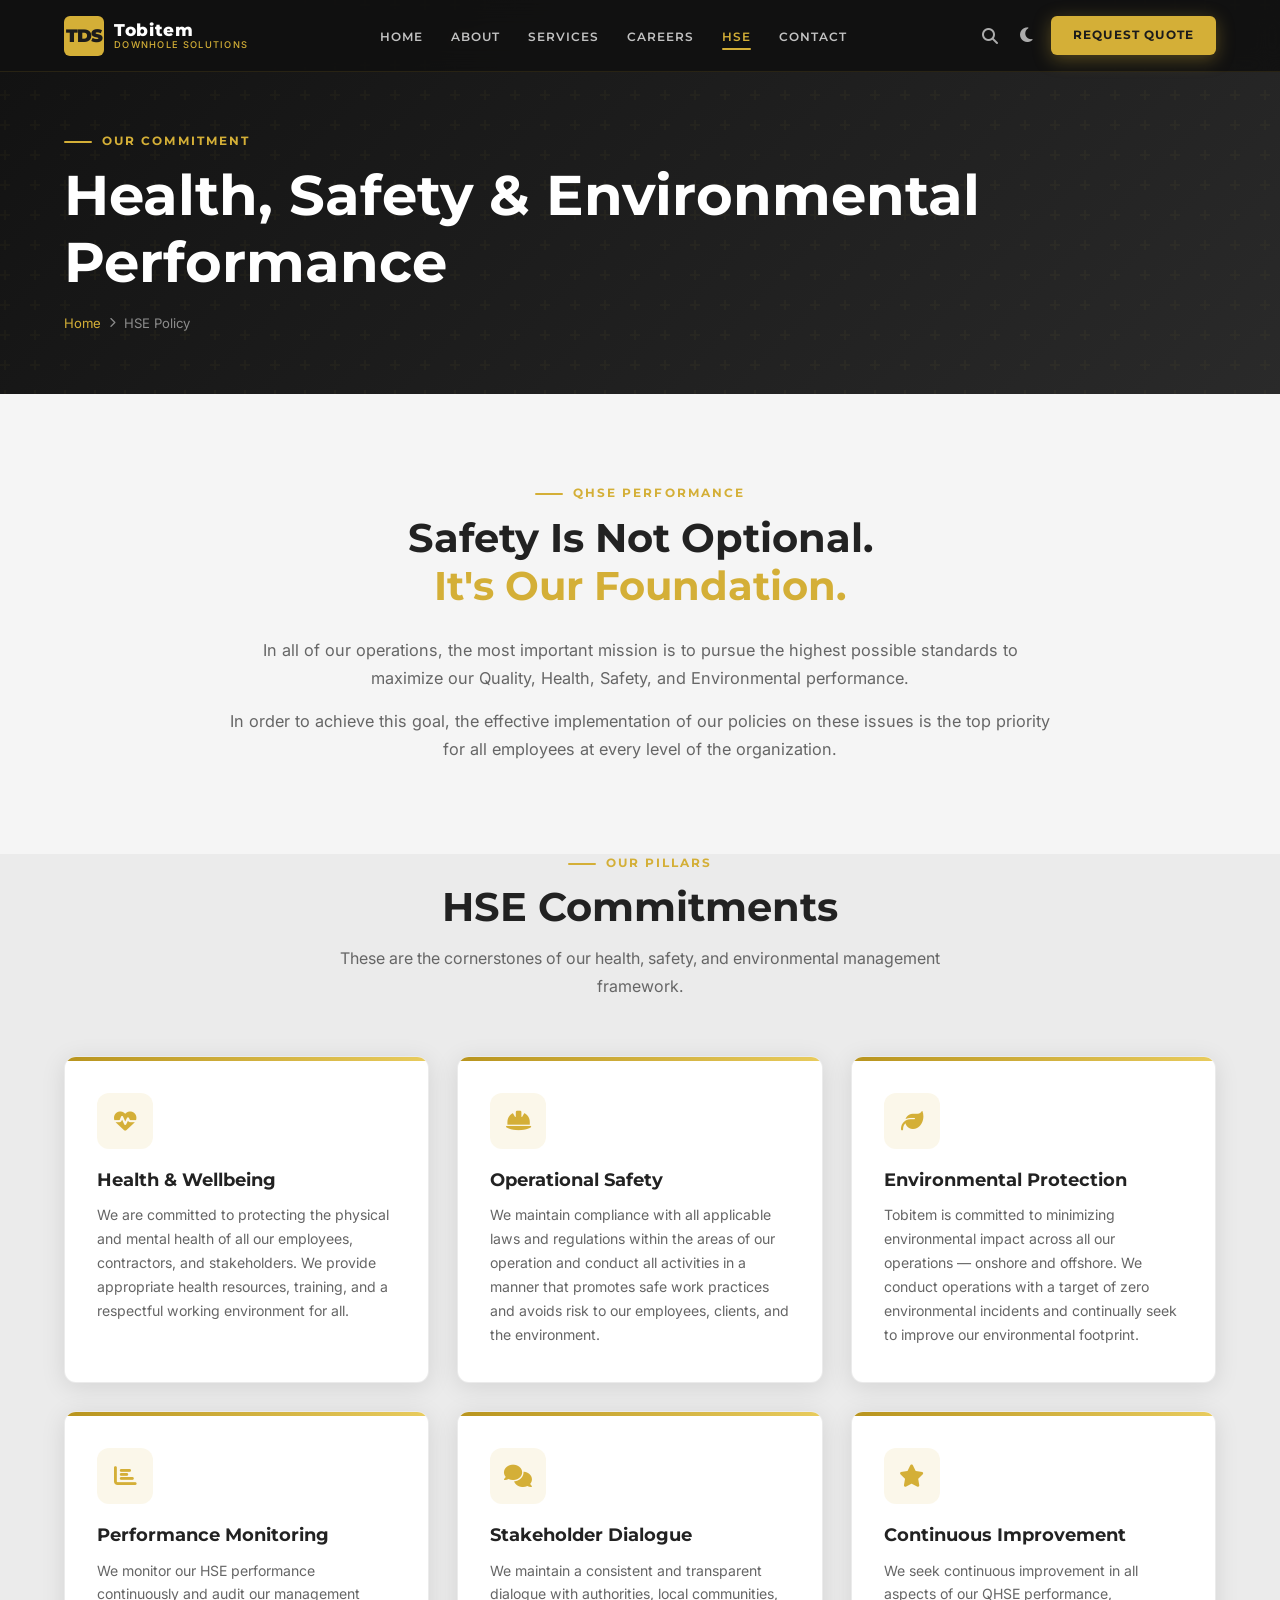
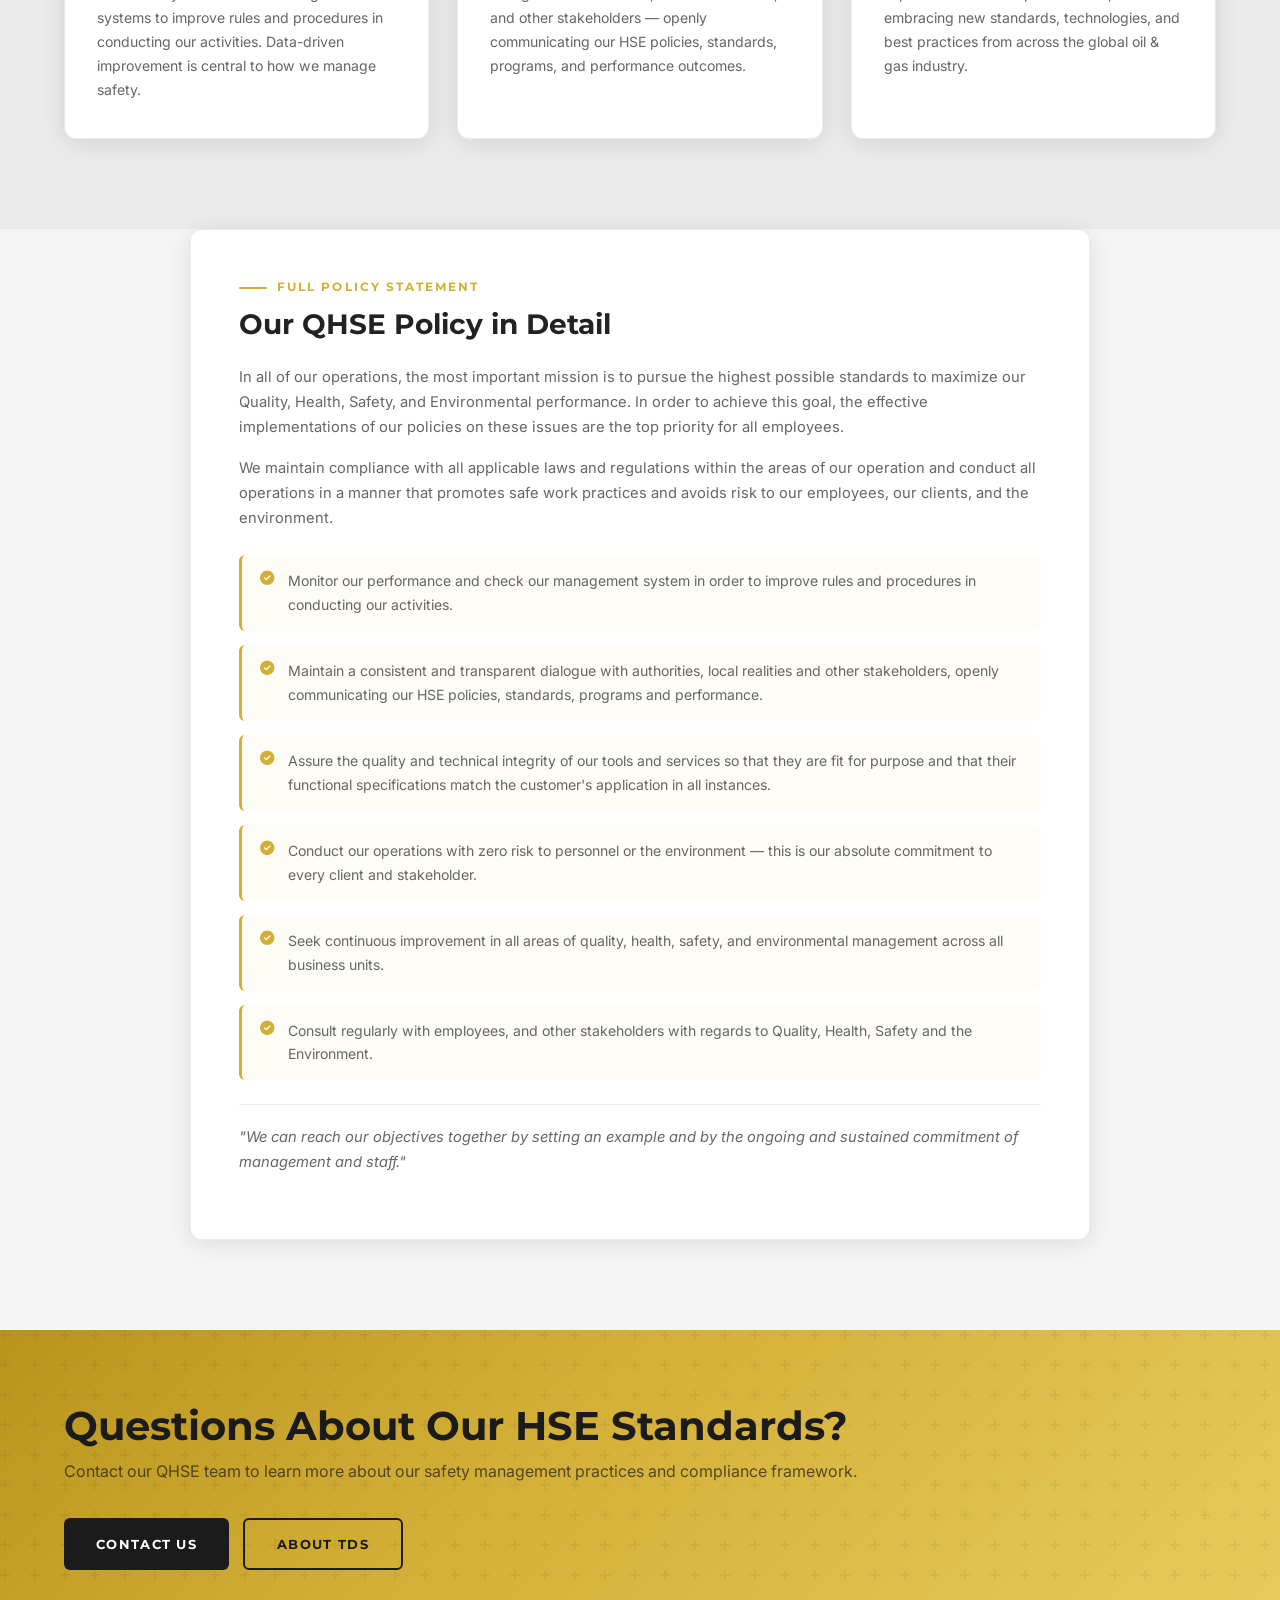
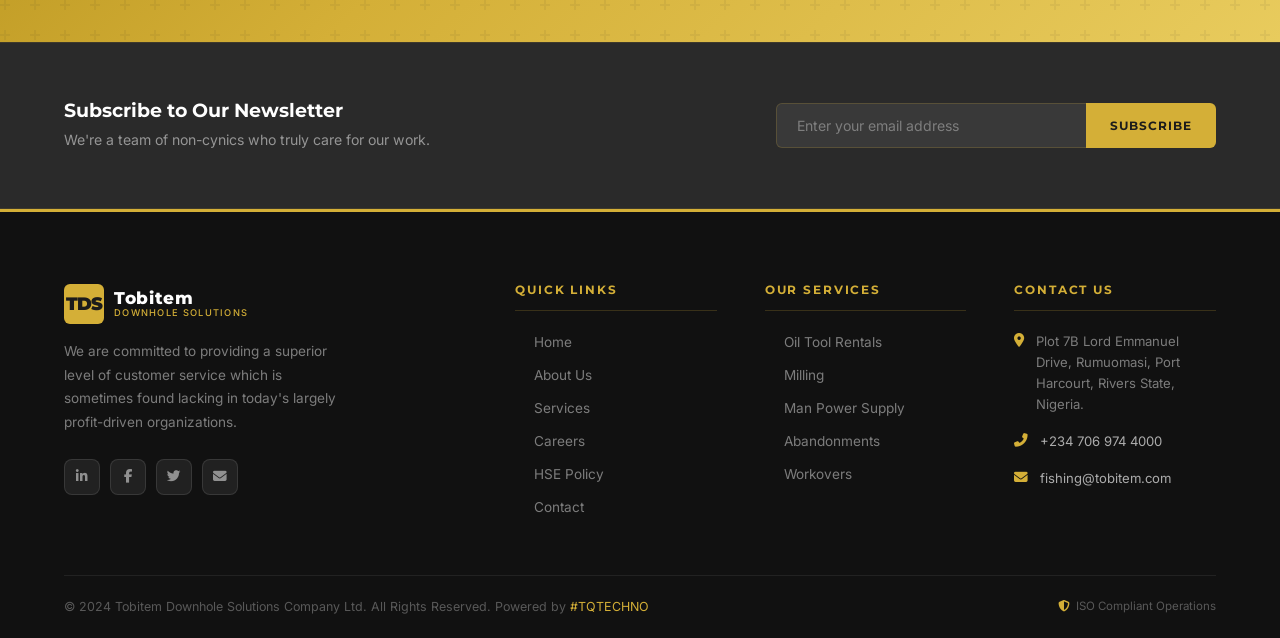
<file: hse.html>
<!DOCTYPE html>
<html lang="en" data-theme="light">
<head>
  <meta charset="UTF-8" />
  <meta name="viewport" content="width=device-width, initial-scale=1.0" />
  <meta name="description" content="HSE Policy — Tobitem Downhole Solutions' commitment to Health, Safety, and Environmental performance in all operations." />
  <title>HSE Policy | Tobitem Downhole Solutions</title>
  <link rel="preconnect" href="https://fonts.googleapis.com" />
  <link rel="preconnect" href="https://fonts.gstatic.com" crossorigin />
  <link href="https://fonts.googleapis.com/css2?family=Montserrat:wght@400;500;600;700;800;900&family=Inter:wght@300;400;500;600&display=swap" rel="stylesheet" />
  <link rel="stylesheet" href="https://cdnjs.cloudflare.com/ajax/libs/font-awesome/6.5.0/css/all.min.css" />
  <link rel="stylesheet" href="style.css" />
</head>
<body>

  <!-- NAVBAR -->
  <nav id="navbar">
    <div class="container nav-inner">
      <a href="index.html" class="nav-logo">
        <div class="logo-mark">TDS</div>
        <div class="logo-text"><span>Tobitem</span><span>Downhole Solutions</span></div>
      </a>
      <ul class="nav-menu">
        <li><a href="index.html" class="nav-link">Home</a></li>
        <li><a href="about.html" class="nav-link">About</a></li>
        <li><a href="services.html" class="nav-link">Services</a></li>
        <li><a href="careers.html" class="nav-link">Careers</a></li>
        <li><a href="hse.html" class="nav-link">HSE</a></li>
        <li><a href="contact.html" class="nav-link">Contact</a></li>
      </ul>
      <div class="nav-right">
        <div class="search-wrap">
          <input type="text" id="search-input" class="search-input" placeholder="Search..." />
          <button id="search-btn" class="search-btn"><i class="fas fa-search"></i></button>
        </div>
        <button class="theme-toggle" id="theme-toggle"><i class="fas fa-moon"></i></button>
        <a href="contact.html" class="btn btn-gold" style="padding:10px 22px;font-size:0.72rem;">Request Quote</a>
        <button class="hamburger" id="hamburger"><span></span><span></span><span></span></button>
      </div>
    </div>
  </nav>
  <div class="mobile-nav" id="mobile-nav">
    <a href="index.html">Home</a><a href="about.html">About</a><a href="services.html">Services</a>
    <a href="careers.html">Careers</a><a href="hse.html">HSE</a><a href="contact.html">Contact</a>
    <a href="contact.html" class="btn btn-gold">Request Quote</a>
  </div>

  <!-- PAGE HERO -->
  <section class="page-hero">
    <div class="container page-hero-content">
      <div class="eyebrow">Our Commitment</div>
      <h1>Health, Safety &amp; Environmental Performance</h1>
      <nav class="breadcrumb" aria-label="Breadcrumb">
        <a href="index.html">Home</a>
        <i class="fas fa-chevron-right"></i>
        <span>HSE Policy</span>
      </nav>
    </div>
  </section>

  <!-- HSE INTRO -->
  <section class="hse-intro section-pad">
    <div class="container">
      <div class="hse-lead-text reveal text-center">
        <div class="eyebrow" style="justify-content:center;">QHSE Performance</div>
        <h2>Safety Is Not Optional.<br><span class="text-gold">It's Our Foundation.</span></h2>
        <br>
        <p>In all of our operations, the most important mission is to pursue the highest possible standards to maximize our Quality, Health, Safety, and Environmental performance.</p>
        <p>In order to achieve this goal, the effective implementation of our policies on these issues is the top priority for all employees at every level of the organization.</p>
      </div>
    </div>
  </section>

  <!-- HSE PILLARS -->
  <section class="hse-pillars section-pad" style="padding-top:0;">
    <div class="container">
      <div class="section-header text-center reveal">
        <div class="eyebrow">Our Pillars</div>
        <h2>HSE Commitments</h2>
        <p>These are the cornerstones of our health, safety, and environmental management framework.</p>
      </div>
      <div class="hse-grid stagger">

        <div class="hse-card">
          <div class="hse-icon"><i class="fas fa-heartbeat"></i></div>
          <h4>Health &amp; Wellbeing</h4>
          <p>We are committed to protecting the physical and mental health of all our employees, contractors, and stakeholders. We provide appropriate health resources, training, and a respectful working environment for all.</p>
        </div>

        <div class="hse-card">
          <div class="hse-icon"><i class="fas fa-hard-hat"></i></div>
          <h4>Operational Safety</h4>
          <p>We maintain compliance with all applicable laws and regulations within the areas of our operation and conduct all activities in a manner that promotes safe work practices and avoids risk to our employees, clients, and the environment.</p>
        </div>

        <div class="hse-card">
          <div class="hse-icon"><i class="fas fa-leaf"></i></div>
          <h4>Environmental Protection</h4>
          <p>Tobitem is committed to minimizing environmental impact across all our operations — onshore and offshore. We conduct operations with a target of zero environmental incidents and continually seek to improve our environmental footprint.</p>
        </div>

        <div class="hse-card">
          <div class="hse-icon"><i class="fas fa-chart-bar"></i></div>
          <h4>Performance Monitoring</h4>
          <p>We monitor our HSE performance continuously and audit our management systems to improve rules and procedures in conducting our activities. Data-driven improvement is central to how we manage safety.</p>
        </div>

        <div class="hse-card">
          <div class="hse-icon"><i class="fas fa-comments"></i></div>
          <h4>Stakeholder Dialogue</h4>
          <p>We maintain a consistent and transparent dialogue with authorities, local communities, and other stakeholders — openly communicating our HSE policies, standards, programs, and performance outcomes.</p>
        </div>

        <div class="hse-card">
          <div class="hse-icon"><i class="fas fa-star"></i></div>
          <h4>Continuous Improvement</h4>
          <p>We seek continuous improvement in all aspects of our QHSE performance, embracing new standards, technologies, and best practices from across the global oil &amp; gas industry.</p>
        </div>

      </div>
    </div>
  </section>

  <!-- POLICY DETAIL -->
  <section class="hse-policy section-pad" style="padding-top:0;">
    <div class="container">
      <div class="policy-block reveal">
        <div class="eyebrow">Full Policy Statement</div>
        <h3>Our QHSE Policy in Detail</h3>
        <p>In all of our operations, the most important mission is to pursue the highest possible standards to maximize our Quality, Health, Safety, and Environmental performance. In order to achieve this goal, the effective implementations of our policies on these issues are the top priority for all employees.</p>
        <p>We maintain compliance with all applicable laws and regulations within the areas of our operation and conduct all operations in a manner that promotes safe work practices and avoids risk to our employees, our clients, and the environment.</p>

        <div class="policy-list">
          <div class="policy-list-item">
            <i class="fas fa-check-circle"></i>
            <p>Monitor our performance and check our management system in order to improve rules and procedures in conducting our activities.</p>
          </div>
          <div class="policy-list-item">
            <i class="fas fa-check-circle"></i>
            <p>Maintain a consistent and transparent dialogue with authorities, local realities and other stakeholders, openly communicating our HSE policies, standards, programs and performance.</p>
          </div>
          <div class="policy-list-item">
            <i class="fas fa-check-circle"></i>
            <p>Assure the quality and technical integrity of our tools and services so that they are fit for purpose and that their functional specifications match the customer's application in all instances.</p>
          </div>
          <div class="policy-list-item">
            <i class="fas fa-check-circle"></i>
            <p>Conduct our operations with zero risk to personnel or the environment — this is our absolute commitment to every client and stakeholder.</p>
          </div>
          <div class="policy-list-item">
            <i class="fas fa-check-circle"></i>
            <p>Seek continuous improvement in all areas of quality, health, safety, and environmental management across all business units.</p>
          </div>
          <div class="policy-list-item">
            <i class="fas fa-check-circle"></i>
            <p>Consult regularly with employees, and other stakeholders with regards to Quality, Health, Safety and the Environment.</p>
          </div>
        </div>

        <p style="font-style:italic;color:var(--text-muted);border-top:1px solid var(--border-light);padding-top:20px;margin-top:20px;">"We can reach our objectives together by setting an example and by the ongoing and sustained commitment of management and staff."</p>
      </div>
    </div>
  </section>

  <!-- CTA -->
  <section class="cta-banner">
    <div class="container cta-inner reveal">
      <div class="cta-text">
        <h2>Questions About Our HSE Standards?</h2>
        <p>Contact our QHSE team to learn more about our safety management practices and compliance framework.</p>
      </div>
      <div class="cta-actions">
        <a href="contact.html" class="btn btn-dark">Contact Us</a>
        <a href="about.html" class="btn btn-outline" style="border-color:var(--dark);color:var(--dark);">About TDS</a>
      </div>
    </div>
  </section>

  <!-- NEWSLETTER -->
  <section class="newsletter">
    <div class="container newsletter-inner">
      <div class="newsletter-text">
        <h4>Subscribe to Our Newsletter</h4>
        <p>We're a team of non-cynics who truly care for our work.</p>
      </div>
      <form class="newsletter-form" novalidate>
        <input type="email" placeholder="Enter your email address" required />
        <button type="submit">Subscribe</button>
      </form>
    </div>
  </section>

  <!-- FOOTER -->
  <footer>
    <div class="container">
      <div class="footer-grid">
        <div class="footer-brand">
          <a href="index.html" class="nav-logo">
            <div class="logo-mark">TDS</div>
            <div class="logo-text"><span>Tobitem</span><span>Downhole Solutions</span></div>
          </a>
          <p>We are committed to providing a superior level of customer service which is sometimes found lacking in today's largely profit-driven organizations.</p>
          <div class="footer-social">
            <a href="#" class="social-btn"><i class="fab fa-linkedin-in"></i></a>
            <a href="#" class="social-btn"><i class="fab fa-facebook-f"></i></a>
            <a href="#" class="social-btn"><i class="fab fa-twitter"></i></a>
            <a href="mailto:fishing@tobitem.com" class="social-btn"><i class="fas fa-envelope"></i></a>
          </div>
        </div>
        <div class="footer-col">
          <h5>Quick Links</h5>
          <ul class="footer-links">
            <li><a href="index.html">Home</a></li><li><a href="about.html">About Us</a></li>
            <li><a href="services.html">Services</a></li><li><a href="careers.html">Careers</a></li>
            <li><a href="hse.html">HSE Policy</a></li><li><a href="contact.html">Contact</a></li>
          </ul>
        </div>
        <div class="footer-col">
          <h5>Our Services</h5>
          <ul class="footer-links">
            <li><a href="services.html#tools">Oil Tool Rentals</a></li>
            <li><a href="services.html#milling">Milling</a></li>
            <li><a href="services.html#manpower">Man Power Supply</a></li>
            <li><a href="services.html#abandonments">Abandonments</a></li>
            <li><a href="services.html#workovers">Workovers</a></li>
          </ul>
        </div>
        <div class="footer-col">
          <h5>Contact Us</h5>
          <div class="footer-contact-item"><i class="fas fa-map-marker-alt"></i><p>Plot 7B Lord Emmanuel Drive, Rumuomasi, Port Harcourt, Rivers State, Nigeria.</p></div>
          <div class="footer-contact-item"><i class="fas fa-phone-alt"></i><p><a href="tel:+2347069744000">+234 706 974 4000</a></p></div>
          <div class="footer-contact-item"><i class="fas fa-envelope"></i><p><a href="mailto:fishing@tobitem.com">fishing@tobitem.com</a></p></div>
        </div>
      </div>
      <div class="footer-bottom">
        <p>&copy; 2024 Tobitem Downhole Solutions Company Ltd. All Rights Reserved. Powered by <a href="https://tqtechno.com/" target="_blank" rel="noopener">#TQTECHNO</a></p>
        <div class="footer-badge"><i class="fas fa-shield-alt"></i><span>ISO Compliant Operations</span></div>
      </div>
    </div>
  </footer>

  <button id="back-to-top" aria-label="Back to top"><i class="fas fa-chevron-up"></i></button>
  <script src="script.js"></script>
</body>
</html>
</file>
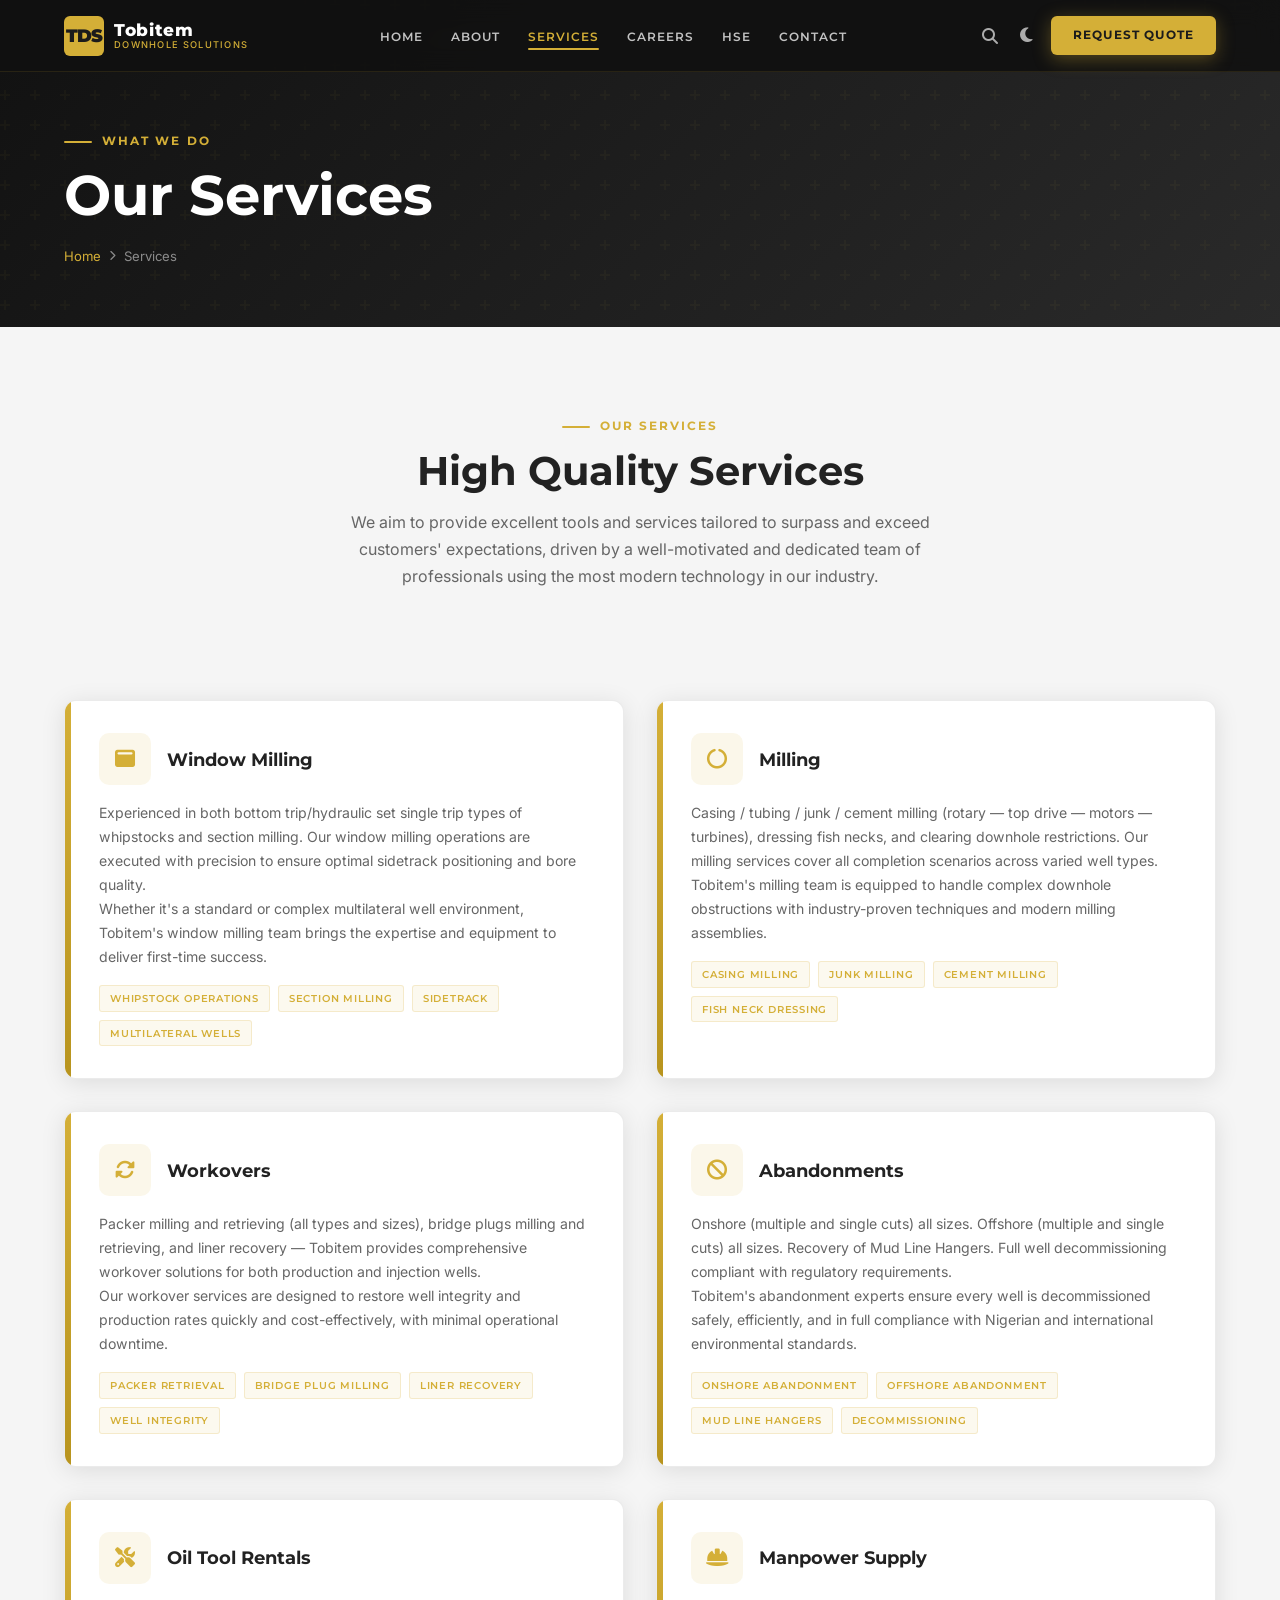
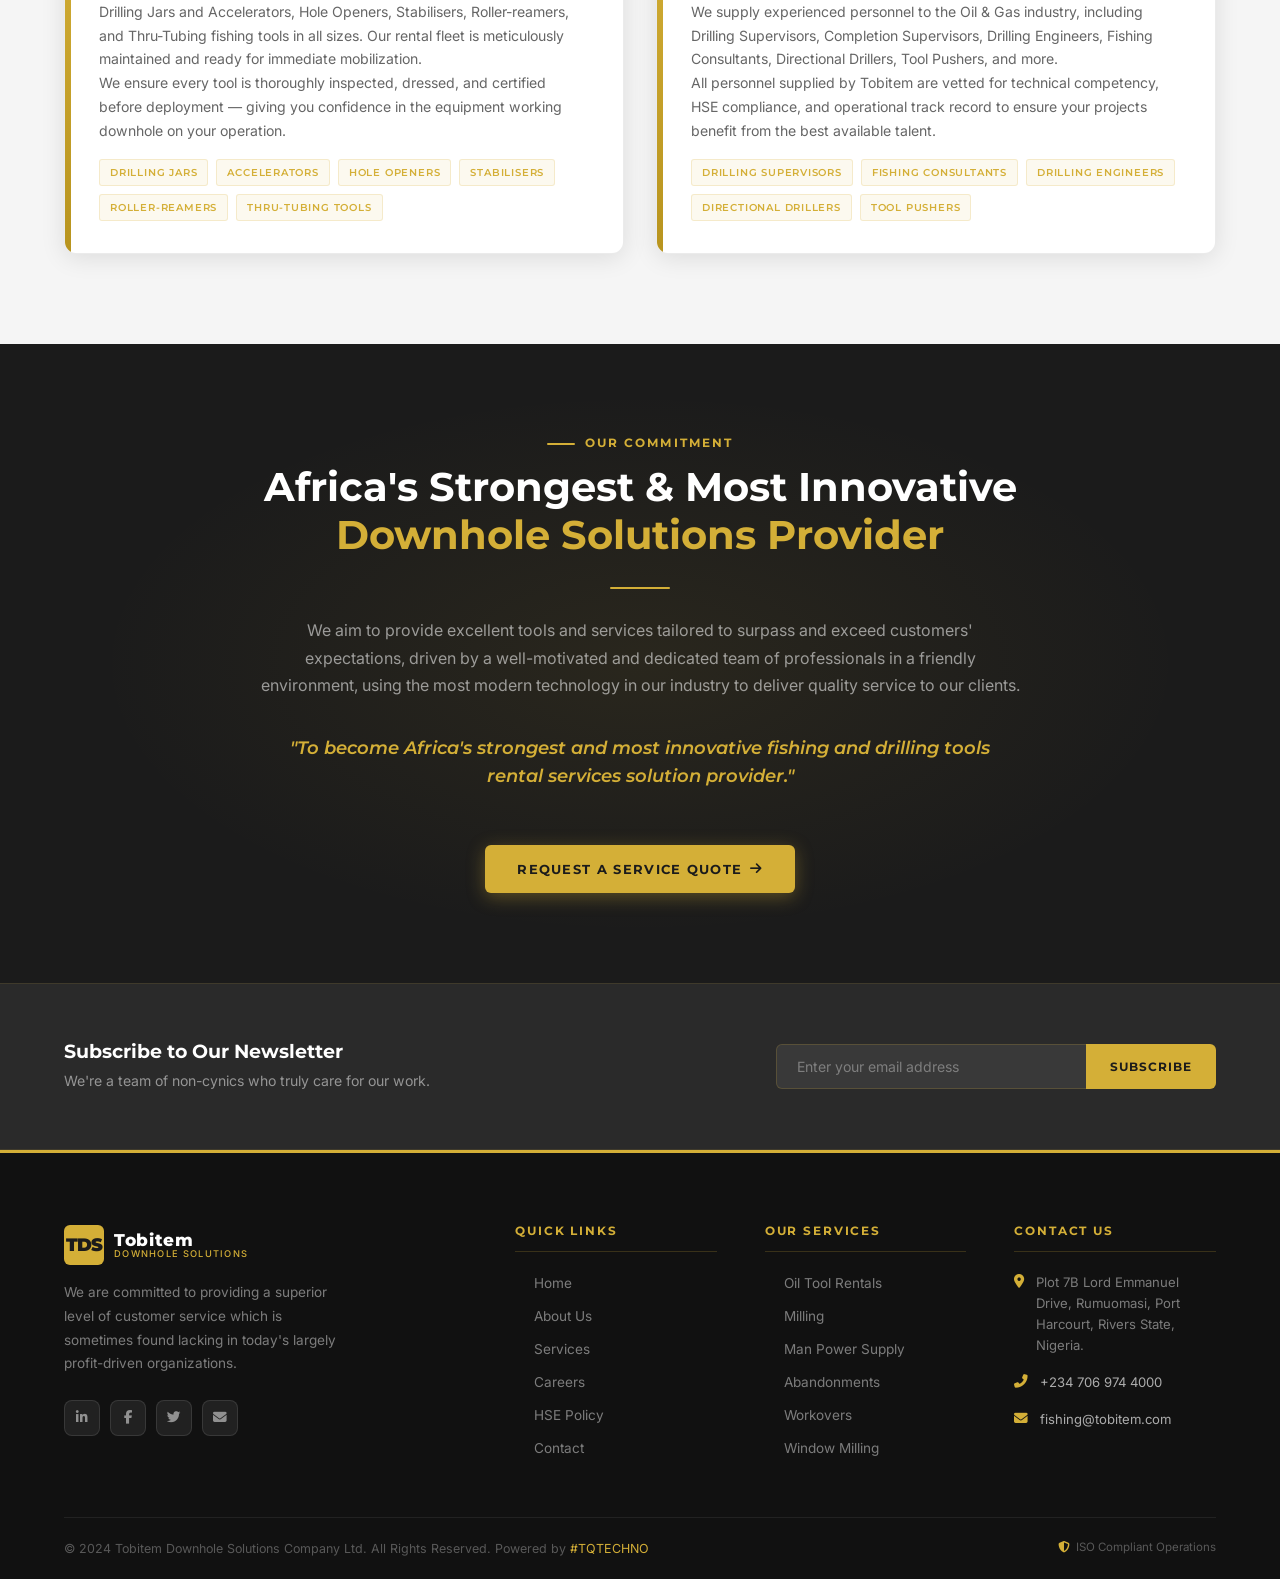
<file: services.html>
<!DOCTYPE html>
<html lang="en" data-theme="light">
<head>
  <meta charset="UTF-8" />
  <meta name="viewport" content="width=device-width, initial-scale=1.0" />
  <meta name="description" content="Tobitem Downhole Solutions services — Oil Tool Rentals, Milling, Window Milling, Workovers, Abandonments, and Manpower Supply." />
  <title>Services | Tobitem Downhole Solutions</title>
  <link rel="preconnect" href="https://fonts.googleapis.com" />
  <link rel="preconnect" href="https://fonts.gstatic.com" crossorigin />
  <link href="https://fonts.googleapis.com/css2?family=Montserrat:wght@400;500;600;700;800;900&family=Inter:wght@300;400;500;600&display=swap" rel="stylesheet" />
  <link rel="stylesheet" href="https://cdnjs.cloudflare.com/ajax/libs/font-awesome/6.5.0/css/all.min.css" />
  <link rel="stylesheet" href="style.css" />
</head>
<body>

  <!-- NAVBAR -->
  <nav id="navbar">
    <div class="container nav-inner">
      <a href="index.html" class="nav-logo">
        <div class="logo-mark">TDS</div>
        <div class="logo-text"><span>Tobitem</span><span>Downhole Solutions</span></div>
      </a>
      <ul class="nav-menu">
        <li><a href="index.html" class="nav-link">Home</a></li>
        <li><a href="about.html" class="nav-link">About</a></li>
        <li><a href="services.html" class="nav-link">Services</a></li>
        <li><a href="careers.html" class="nav-link">Careers</a></li>
        <li><a href="hse.html" class="nav-link">HSE</a></li>
        <li><a href="contact.html" class="nav-link">Contact</a></li>
      </ul>
      <div class="nav-right">
        <div class="search-wrap">
          <input type="text" id="search-input" class="search-input" placeholder="Search..." />
          <button id="search-btn" class="search-btn"><i class="fas fa-search"></i></button>
        </div>
        <button class="theme-toggle" id="theme-toggle"><i class="fas fa-moon"></i></button>
        <a href="contact.html" class="btn btn-gold" style="padding:10px 22px;font-size:0.72rem;">Request Quote</a>
        <button class="hamburger" id="hamburger"><span></span><span></span><span></span></button>
      </div>
    </div>
  </nav>
  <div class="mobile-nav" id="mobile-nav">
    <a href="index.html">Home</a><a href="about.html">About</a><a href="services.html">Services</a>
    <a href="careers.html">Careers</a><a href="hse.html">HSE</a><a href="contact.html">Contact</a>
    <a href="contact.html" class="btn btn-gold">Request Quote</a>
  </div>

  <!-- PAGE HERO -->
  <section class="page-hero">
    <div class="container page-hero-content">
      <div class="eyebrow">What We Do</div>
      <h1>Our Services</h1>
      <nav class="breadcrumb" aria-label="Breadcrumb">
        <a href="index.html">Home</a>
        <i class="fas fa-chevron-right"></i>
        <span>Services</span>
      </nav>
    </div>
  </section>

  <!-- INTRO -->
  <section class="section-pad" style="background:var(--light-bg);">
    <div class="container">
      <div class="section-header text-center reveal" style="margin-bottom:20px;">
        <div class="eyebrow">Our Services</div>
        <h2>High Quality Services</h2>
        <p>We aim to provide excellent tools and services tailored to surpass and exceed customers' expectations, driven by a well-motivated and dedicated team of professionals using the most modern technology in our industry.</p>
      </div>
    </div>
  </section>

  <!-- SERVICES FULL DETAIL -->
  <section class="services-full section-pad" style="padding-top:0;">
    <div class="container">
      <div class="services-full-grid stagger">

        <!-- Window Milling -->
        <div class="service-full-card" id="wmilling">
          <div class="service-accent"></div>
          <div class="service-full-body">
            <div class="service-full-header">
              <div class="service-full-icon"><i class="fas fa-window-maximize"></i></div>
              <h3>Window Milling</h3>
            </div>
            <p>Experienced in both bottom trip/hydraulic set single trip types of whipstocks and section milling. Our window milling operations are executed with precision to ensure optimal sidetrack positioning and bore quality.</p>
            <p>Whether it's a standard or complex multilateral well environment, Tobitem's window milling team brings the expertise and equipment to deliver first-time success.</p>
            <div class="service-tags">
              <span class="service-tag">Whipstock Operations</span>
              <span class="service-tag">Section Milling</span>
              <span class="service-tag">Sidetrack</span>
              <span class="service-tag">Multilateral Wells</span>
            </div>
          </div>
        </div>

        <!-- Milling -->
        <div class="service-full-card" id="milling">
          <div class="service-accent"></div>
          <div class="service-full-body">
            <div class="service-full-header">
              <div class="service-full-icon"><i class="fas fa-circle-notch"></i></div>
              <h3>Milling</h3>
            </div>
            <p>Casing / tubing / junk / cement milling (rotary — top drive — motors — turbines), dressing fish necks, and clearing downhole restrictions. Our milling services cover all completion scenarios across varied well types.</p>
            <p>Tobitem's milling team is equipped to handle complex downhole obstructions with industry-proven techniques and modern milling assemblies.</p>
            <div class="service-tags">
              <span class="service-tag">Casing Milling</span>
              <span class="service-tag">Junk Milling</span>
              <span class="service-tag">Cement Milling</span>
              <span class="service-tag">Fish Neck Dressing</span>
            </div>
          </div>
        </div>

        <!-- Workovers -->
        <div class="service-full-card" id="workovers">
          <div class="service-accent"></div>
          <div class="service-full-body">
            <div class="service-full-header">
              <div class="service-full-icon"><i class="fas fa-sync-alt"></i></div>
              <h3>Workovers</h3>
            </div>
            <p>Packer milling and retrieving (all types and sizes), bridge plugs milling and retrieving, and liner recovery — Tobitem provides comprehensive workover solutions for both production and injection wells.</p>
            <p>Our workover services are designed to restore well integrity and production rates quickly and cost-effectively, with minimal operational downtime.</p>
            <div class="service-tags">
              <span class="service-tag">Packer Retrieval</span>
              <span class="service-tag">Bridge Plug Milling</span>
              <span class="service-tag">Liner Recovery</span>
              <span class="service-tag">Well Integrity</span>
            </div>
          </div>
        </div>

        <!-- Abandonments -->
        <div class="service-full-card" id="abandonments">
          <div class="service-accent"></div>
          <div class="service-full-body">
            <div class="service-full-header">
              <div class="service-full-icon"><i class="fas fa-ban"></i></div>
              <h3>Abandonments</h3>
            </div>
            <p>Onshore (multiple and single cuts) all sizes. Offshore (multiple and single cuts) all sizes. Recovery of Mud Line Hangers. Full well decommissioning compliant with regulatory requirements.</p>
            <p>Tobitem's abandonment experts ensure every well is decommissioned safely, efficiently, and in full compliance with Nigerian and international environmental standards.</p>
            <div class="service-tags">
              <span class="service-tag">Onshore Abandonment</span>
              <span class="service-tag">Offshore Abandonment</span>
              <span class="service-tag">Mud Line Hangers</span>
              <span class="service-tag">Decommissioning</span>
            </div>
          </div>
        </div>

        <!-- Oil Tool Rentals -->
        <div class="service-full-card" id="tools">
          <div class="service-accent"></div>
          <div class="service-full-body">
            <div class="service-full-header">
              <div class="service-full-icon"><i class="fas fa-tools"></i></div>
              <h3>Oil Tool Rentals</h3>
            </div>
            <p>Drilling Jars and Accelerators, Hole Openers, Stabilisers, Roller-reamers, and Thru-Tubing fishing tools in all sizes. Our rental fleet is meticulously maintained and ready for immediate mobilization.</p>
            <p>We ensure every tool is thoroughly inspected, dressed, and certified before deployment — giving you confidence in the equipment working downhole on your operation.</p>
            <div class="service-tags">
              <span class="service-tag">Drilling Jars</span>
              <span class="service-tag">Accelerators</span>
              <span class="service-tag">Hole Openers</span>
              <span class="service-tag">Stabilisers</span>
              <span class="service-tag">Roller-reamers</span>
              <span class="service-tag">Thru-Tubing Tools</span>
            </div>
          </div>
        </div>

        <!-- Manpower Supply -->
        <div class="service-full-card" id="manpower">
          <div class="service-accent"></div>
          <div class="service-full-body">
            <div class="service-full-header">
              <div class="service-full-icon"><i class="fas fa-hard-hat"></i></div>
              <h3>Manpower Supply</h3>
            </div>
            <p>We supply experienced personnel to the Oil &amp; Gas industry, including Drilling Supervisors, Completion Supervisors, Drilling Engineers, Fishing Consultants, Directional Drillers, Tool Pushers, and more.</p>
            <p>All personnel supplied by Tobitem are vetted for technical competency, HSE compliance, and operational track record to ensure your projects benefit from the best available talent.</p>
            <div class="service-tags">
              <span class="service-tag">Drilling Supervisors</span>
              <span class="service-tag">Fishing Consultants</span>
              <span class="service-tag">Drilling Engineers</span>
              <span class="service-tag">Directional Drillers</span>
              <span class="service-tag">Tool Pushers</span>
            </div>
          </div>
        </div>

      </div>
    </div>
  </section>

  <!-- SERVICES MISSION BANNER -->
  <section class="services-mission section-pad">
    <div class="container">
      <div class="sm-inner reveal">
        <div class="eyebrow" style="justify-content:center;">Our Commitment</div>
        <h2>Africa's Strongest &amp; Most Innovative<br><span class="text-gold">Downhole Solutions Provider</span></h2>
        <div class="sm-divider"></div>
        <p>We aim to provide excellent tools and services tailored to surpass and exceed customers' expectations, driven by a well-motivated and dedicated team of professionals in a friendly environment, using the most modern technology in our industry to deliver quality service to our clients.</p>
        <br>
        <blockquote>"To become Africa's strongest and most innovative fishing and drilling tools rental services solution provider."</blockquote>
        <br><br>
        <a href="contact.html" class="btn btn-gold">Request a Service Quote <i class="fas fa-arrow-right"></i></a>
      </div>
    </div>
  </section>

  <!-- NEWSLETTER -->
  <section class="newsletter">
    <div class="container newsletter-inner">
      <div class="newsletter-text">
        <h4>Subscribe to Our Newsletter</h4>
        <p>We're a team of non-cynics who truly care for our work.</p>
      </div>
      <form class="newsletter-form" novalidate>
        <input type="email" placeholder="Enter your email address" required />
        <button type="submit">Subscribe</button>
      </form>
    </div>
  </section>

  <!-- FOOTER -->
  <footer>
    <div class="container">
      <div class="footer-grid">
        <div class="footer-brand">
          <a href="index.html" class="nav-logo">
            <div class="logo-mark">TDS</div>
            <div class="logo-text"><span>Tobitem</span><span>Downhole Solutions</span></div>
          </a>
          <p>We are committed to providing a superior level of customer service which is sometimes found lacking in today's largely profit-driven organizations.</p>
          <div class="footer-social">
            <a href="#" class="social-btn"><i class="fab fa-linkedin-in"></i></a>
            <a href="#" class="social-btn"><i class="fab fa-facebook-f"></i></a>
            <a href="#" class="social-btn"><i class="fab fa-twitter"></i></a>
            <a href="mailto:fishing@tobitem.com" class="social-btn"><i class="fas fa-envelope"></i></a>
          </div>
        </div>
        <div class="footer-col">
          <h5>Quick Links</h5>
          <ul class="footer-links">
            <li><a href="index.html">Home</a></li><li><a href="about.html">About Us</a></li>
            <li><a href="services.html">Services</a></li><li><a href="careers.html">Careers</a></li>
            <li><a href="hse.html">HSE Policy</a></li><li><a href="contact.html">Contact</a></li>
          </ul>
        </div>
        <div class="footer-col">
          <h5>Our Services</h5>
          <ul class="footer-links">
            <li><a href="#tools">Oil Tool Rentals</a></li>
            <li><a href="#milling">Milling</a></li>
            <li><a href="#manpower">Man Power Supply</a></li>
            <li><a href="#abandonments">Abandonments</a></li>
            <li><a href="#workovers">Workovers</a></li>
            <li><a href="#wmilling">Window Milling</a></li>
          </ul>
        </div>
        <div class="footer-col">
          <h5>Contact Us</h5>
          <div class="footer-contact-item"><i class="fas fa-map-marker-alt"></i><p>Plot 7B Lord Emmanuel Drive, Rumuomasi, Port Harcourt, Rivers State, Nigeria.</p></div>
          <div class="footer-contact-item"><i class="fas fa-phone-alt"></i><p><a href="tel:+2347069744000">+234 706 974 4000</a></p></div>
          <div class="footer-contact-item"><i class="fas fa-envelope"></i><p><a href="mailto:fishing@tobitem.com">fishing@tobitem.com</a></p></div>
        </div>
      </div>
      <div class="footer-bottom">
        <p>&copy; 2024 Tobitem Downhole Solutions Company Ltd. All Rights Reserved. Powered by <a href="https://tqtechno.com/" target="_blank" rel="noopener">#TQTECHNO</a></p>
        <div class="footer-badge"><i class="fas fa-shield-alt"></i><span>ISO Compliant Operations</span></div>
      </div>
    </div>
  </footer>

  <button id="back-to-top" aria-label="Back to top"><i class="fas fa-chevron-up"></i></button>
  <script src="script.js"></script>
</body>
</html>
</file>
<file: style.css>
/* ============================================================
   TOBITEM DOWNHOLE SOLUTIONS — style.css
   Design: Industrial · Premium · Corporate
   ============================================================ */

/* --- Google Fonts --- */
@import url('https://fonts.googleapis.com/css2?family=Montserrat:wght@400;500;600;700;800;900&family=Inter:wght@300;400;500;600&display=swap');

/* --- CSS Variables --- */
:root {
  --gold: #d4af37;
  --gold-light: #e8cb5d;
  --gold-dark: #b8941e;
  --dark: #1b1b1b;
  --dark-2: #111111;
  --dark-3: #2a2a2a;
  --light-bg: #f5f5f5;
  --light-bg-2: #ebebeb;
  --text: #222222;
  --text-muted: #666666;
  --text-light: #999999;
  --white: #ffffff;
  --border: rgba(212,175,55,0.25);
  --border-light: rgba(0,0,0,0.08);
  --shadow: 0 4px 24px rgba(0,0,0,0.10);
  --shadow-lg: 0 12px 48px rgba(0,0,0,0.16);
  --shadow-gold: 0 4px 24px rgba(212,175,55,0.18);
  --nav-height: 72px;
  --transition: 0.35s cubic-bezier(0.4,0,0.2,1);
  --radius: 6px;
  --radius-lg: 12px;
}

/* Dark Mode */
[data-theme="dark"] {
  --light-bg: #181818;
  --light-bg-2: #222222;
  --text: #f0f0f0;
  --text-muted: #aaaaaa;
  --text-light: #777777;
  --white: #1e1e1e;
  --border-light: rgba(255,255,255,0.08);
  --shadow: 0 4px 24px rgba(0,0,0,0.40);
  --shadow-lg: 0 12px 48px rgba(0,0,0,0.50);
}

/* --- Reset & Base --- */
*, *::before, *::after { box-sizing: border-box; margin: 0; padding: 0; }
html { scroll-behavior: smooth; font-size: 16px; }
body {
  font-family: 'Inter', sans-serif;
  background: var(--light-bg);
  color: var(--text);
  line-height: 1.7;
  overflow-x: hidden;
  transition: background var(--transition), color var(--transition);
}
img { max-width: 100%; height: auto; display: block; }
a { text-decoration: none; color: inherit; }
ul { list-style: none; }
button { cursor: pointer; border: none; background: none; font-family: inherit; }

/* --- Typography --- */
h1,h2,h3,h4,h5,h6 {
  font-family: 'Montserrat', sans-serif;
  font-weight: 700;
  line-height: 1.2;
  color: var(--text);
}
h1 { font-size: clamp(2rem, 5vw, 3.5rem); }
h2 { font-size: clamp(1.6rem, 3.5vw, 2.5rem); }
h3 { font-size: clamp(1.2rem, 2.5vw, 1.75rem); }
h4 { font-size: 1.15rem; }
p { color: var(--text-muted); margin-bottom: 1rem; }
p:last-child { margin-bottom: 0; }

/* --- Utility --- */
.container { max-width: 1200px; margin: 0 auto; padding: 0 24px; }
.section-pad { padding: 90px 0; }
.section-pad-sm { padding: 60px 0; }
.text-center { text-align: center; }
.text-gold { color: var(--gold); }
.gold-bar {
  display: inline-block;
  width: 50px; height: 3px;
  background: var(--gold);
  border-radius: 2px;
  margin-bottom: 16px;
}
.eyebrow {
  font-family: 'Montserrat', sans-serif;
  font-size: 0.72rem;
  font-weight: 700;
  letter-spacing: 0.18em;
  text-transform: uppercase;
  color: var(--gold);
  margin-bottom: 10px;
  display: flex;
  align-items: center;
  gap: 10px;
}
.eyebrow::before {
  content: '';
  display: inline-block;
  width: 28px; height: 2px;
  background: var(--gold);
  border-radius: 2px;
}

/* --- Buttons --- */
.btn {
  display: inline-flex;
  align-items: center;
  gap: 8px;
  padding: 13px 32px;
  border-radius: var(--radius);
  font-family: 'Montserrat', sans-serif;
  font-size: 0.82rem;
  font-weight: 700;
  letter-spacing: 0.1em;
  text-transform: uppercase;
  transition: var(--transition);
  position: relative;
  overflow: hidden;
}
.btn::after {
  content: '';
  position: absolute;
  inset: 0;
  background: rgba(255,255,255,0.12);
  opacity: 0;
  transition: opacity 0.2s;
}
.btn:hover::after { opacity: 1; }
.btn-gold {
  background: var(--gold);
  color: var(--dark);
  box-shadow: 0 4px 18px rgba(212,175,55,0.35);
}
.btn-gold:hover {
  background: var(--gold-light);
  transform: translateY(-2px);
  box-shadow: 0 8px 28px rgba(212,175,55,0.45);
}
.btn-outline {
  border: 2px solid var(--gold);
  color: var(--gold);
}
.btn-outline:hover {
  background: var(--gold);
  color: var(--dark);
  transform: translateY(-2px);
}
.btn-dark {
  background: var(--dark);
  color: var(--white);
}
.btn-dark:hover {
  background: var(--dark-3);
  transform: translateY(-2px);
}
[data-theme="dark"] .btn-dark {
  background: var(--gold);
  color: var(--dark);
}

/* ============================================================
   NAVBAR
   ============================================================ */
#navbar {
  position: fixed;
  top: 0; left: 0; right: 0;
  z-index: 9999;
  height: var(--nav-height);
  background: rgba(17,17,17,0.92);
  backdrop-filter: blur(12px);
  -webkit-backdrop-filter: blur(12px);
  border-bottom: 1px solid rgba(212,175,55,0.12);
  transition: background var(--transition), box-shadow var(--transition), height var(--transition);
}
#navbar.scrolled {
  background: rgba(10,10,10,0.98);
  box-shadow: 0 4px 32px rgba(0,0,0,0.5);
  height: 62px;
}
.nav-inner {
  display: flex;
  align-items: center;
  justify-content: space-between;
  height: 100%;
  gap: 24px;
}
.nav-logo {
  display: flex;
  align-items: center;
  gap: 10px;
  flex-shrink: 0;
}
.logo-mark {
  width: 40px; height: 40px;
  background: var(--gold);
  border-radius: 6px;
  display: flex;
  align-items: center;
  justify-content: center;
  font-family: 'Montserrat', sans-serif;
  font-weight: 900;
  font-size: 1.1rem;
  color: var(--dark);
  letter-spacing: -1px;
}
.logo-text {
  display: flex;
  flex-direction: column;
  line-height: 1.1;
}
.logo-text span:first-child {
  font-family: 'Montserrat', sans-serif;
  font-weight: 800;
  font-size: 1.05rem;
  color: var(--white);
  letter-spacing: 0.04em;
}
[data-theme="dark"] .logo-text span:first-child { color: #f0f0f0; }
.logo-text span:last-child {
  font-family: 'Inter', sans-serif;
  font-size: 0.58rem;
  color: var(--gold);
  letter-spacing: 0.14em;
  text-transform: uppercase;
  font-weight: 500;
}
.nav-menu {
  display: flex;
  align-items: center;
  gap: 4px;
}
.nav-link {
  font-family: 'Montserrat', sans-serif;
  font-size: 0.78rem;
  font-weight: 600;
  letter-spacing: 0.08em;
  text-transform: uppercase;
  color: rgba(255,255,255,0.75);
  padding: 6px 12px;
  border-radius: var(--radius);
  position: relative;
  transition: color 0.2s;
}
.nav-link::after {
  content: '';
  position: absolute;
  bottom: 0; left: 50%; right: 50%;
  height: 2px;
  background: var(--gold);
  border-radius: 2px;
  transition: left 0.25s, right 0.25s;
}
.nav-link:hover,
.nav-link.active {
  color: var(--gold);
}
.nav-link:hover::after,
.nav-link.active::after {
  left: 12px; right: 12px;
}
.nav-right {
  display: flex;
  align-items: center;
  gap: 12px;
  flex-shrink: 0;
}
.search-wrap {
  position: relative;
  display: flex;
  align-items: center;
}
.search-input {
  width: 0;
  padding: 7px 0;
  border: none;
  border-bottom: 2px solid transparent;
  background: transparent;
  color: var(--white);
  font-family: 'Inter', sans-serif;
  font-size: 0.82rem;
  transition: width 0.35s, border-color 0.25s, padding 0.35s;
  outline: none;
}
.search-input.open {
  width: 160px;
  border-bottom-color: var(--gold);
  padding: 7px 8px;
}
.search-input::placeholder { color: rgba(255,255,255,0.4); }
.search-btn {
  color: rgba(255,255,255,0.65);
  font-size: 1rem;
  padding: 4px;
  transition: color 0.2s;
}
.search-btn:hover { color: var(--gold); }
.theme-toggle {
  color: rgba(255,255,255,0.65);
  font-size: 1.05rem;
  padding: 6px;
  border-radius: 50%;
  transition: color 0.2s, background 0.2s;
  display: flex; align-items: center; justify-content: center;
}
.theme-toggle:hover {
  color: var(--gold);
  background: rgba(212,175,55,0.1);
}
.hamburger {
  display: none;
  flex-direction: column;
  gap: 5px;
  padding: 6px;
  cursor: pointer;
}
.hamburger span {
  display: block;
  width: 22px; height: 2px;
  background: rgba(255,255,255,0.75);
  border-radius: 2px;
  transition: var(--transition);
}
.hamburger.open span:nth-child(1) { transform: translateY(7px) rotate(45deg); }
.hamburger.open span:nth-child(2) { opacity: 0; transform: scaleX(0); }
.hamburger.open span:nth-child(3) { transform: translateY(-7px) rotate(-45deg); }

/* Mobile Nav */
.mobile-nav {
  display: none;
  position: fixed;
  top: var(--nav-height);
  left: 0; right: 0;
  background: rgba(10,10,10,0.98);
  border-bottom: 1px solid rgba(212,175,55,0.15);
  z-index: 9998;
  transform: translateY(-100%);
  opacity: 0;
  transition: transform 0.35s cubic-bezier(0.4,0,0.2,1), opacity 0.35s;
  padding: 16px 0 24px;
}
.mobile-nav.open {
  transform: translateY(0);
  opacity: 1;
  display: block;
}
.mobile-nav a {
  display: block;
  padding: 12px 28px;
  font-family: 'Montserrat', sans-serif;
  font-size: 0.85rem;
  font-weight: 600;
  letter-spacing: 0.1em;
  text-transform: uppercase;
  color: rgba(255,255,255,0.75);
  border-bottom: 1px solid rgba(255,255,255,0.05);
  transition: color 0.2s, padding-left 0.2s;
}
.mobile-nav a:hover { color: var(--gold); padding-left: 36px; }
.mobile-nav .btn { margin: 16px 28px 0; }

/* ============================================================
   PAGE HERO (inner pages)
   ============================================================ */
.page-hero {
  background: linear-gradient(135deg, var(--dark-2) 0%, var(--dark-3) 100%);
  padding: calc(var(--nav-height) + 60px) 0 60px;
  position: relative;
  overflow: hidden;
}
.page-hero::before {
  content: '';
  position: absolute;
  inset: 0;
  background: url("data:image/svg+xml,%3Csvg width='60' height='60' viewBox='0 0 60 60' xmlns='http://www.w3.org/2000/svg'%3E%3Cg fill='none' fill-rule='evenodd'%3E%3Cg fill='%23d4af37' fill-opacity='0.04'%3E%3Cpath d='M36 34v-4h-2v4h-4v2h4v4h2v-4h4v-2h-4zm0-30V0h-2v4h-4v2h4v4h2V6h4V4h-4zM6 34v-4H4v4H0v2h4v4h2v-4h4v-2H6zM6 4V0H4v4H0v2h4v4h2V6h4V4H6z'/%3E%3C/g%3E%3C/g%3E%3C/svg%3E");
}
.page-hero-content { position: relative; z-index: 1; }
.page-hero-content .eyebrow { justify-content: flex-start; }
.page-hero h1 { color: var(--white); margin-bottom: 12px; }
.breadcrumb {
  display: flex;
  align-items: center;
  gap: 8px;
  font-size: 0.82rem;
  color: rgba(255,255,255,0.5);
  margin-top: 16px;
}
.breadcrumb a { color: var(--gold); }
.breadcrumb span { color: rgba(255,255,255,0.5); }
.breadcrumb i { font-size: 0.65rem; }

/* ============================================================
   HERO SLIDER
   ============================================================ */
#hero-slider {
  position: relative;
  height: 100vh;
  min-height: 600px;
  overflow: hidden;
  margin-top: var(--nav-height);
}
.slide {
  position: absolute;
  inset: 0;
  display: flex;
  align-items: center;
  justify-content: center;
  opacity: 0;
  transition: opacity 0.9s cubic-bezier(0.4,0,0.2,1);
  pointer-events: none;
}
.slide.active {
  opacity: 1;
  pointer-events: auto;
  z-index: 1;
}
.slide-bg {
  position: absolute;
  inset: 0;
  background-size: cover;
  background-position: center;
  background-repeat: no-repeat;
  transform: scale(1.05);
  transition: transform 6s ease;
}
.slide.active .slide-bg { transform: scale(1); }

/* SVG-based gradient background for slides (no external images needed) */
.slide-1 .slide-bg {
  background: linear-gradient(135deg, #0d0d0d 0%, #1a1206 40%, #0d0d0d 100%);
  background-image:
    radial-gradient(ellipse at 20% 50%, rgba(212,175,55,0.12) 0%, transparent 60%),
    radial-gradient(ellipse at 80% 20%, rgba(212,175,55,0.08) 0%, transparent 50%),
    repeating-linear-gradient(45deg, transparent, transparent 35px, rgba(212,175,55,0.015) 35px, rgba(212,175,55,0.015) 70px);
}
.slide-2 .slide-bg {
  background: linear-gradient(135deg, #111108 0%, #1c1600 40%, #0a0a0a 100%);
  background-image:
    radial-gradient(ellipse at 70% 60%, rgba(212,175,55,0.10) 0%, transparent 55%),
    radial-gradient(ellipse at 10% 30%, rgba(212,175,55,0.07) 0%, transparent 45%),
    repeating-linear-gradient(-45deg, transparent, transparent 40px, rgba(212,175,55,0.012) 40px, rgba(212,175,55,0.012) 80px);
}
.slide-3 .slide-bg {
  background: linear-gradient(135deg, #0a0a12 0%, #160f00 50%, #0d0d0d 100%);
  background-image:
    radial-gradient(ellipse at 50% 80%, rgba(212,175,55,0.11) 0%, transparent 50%),
    radial-gradient(ellipse at 40% 10%, rgba(212,175,55,0.06) 0%, transparent 40%),
    repeating-linear-gradient(90deg, transparent, transparent 50px, rgba(212,175,55,0.01) 50px, rgba(212,175,55,0.01) 100px);
}
.slide-overlay {
  position: absolute;
  inset: 0;
  background: rgba(0,0,0,0.55);
}
.slide-content {
  position: relative;
  z-index: 2;
  text-align: center;
  max-width: 820px;
  padding: 0 24px;
  transform: translateY(30px);
  opacity: 0;
  transition: transform 0.8s 0.2s cubic-bezier(0.4,0,0.2,1), opacity 0.8s 0.2s;
}
.slide.active .slide-content { transform: translateY(0); opacity: 1; }
.slide-eyebrow {
  font-family: 'Montserrat', sans-serif;
  font-size: 0.72rem;
  font-weight: 700;
  letter-spacing: 0.2em;
  text-transform: uppercase;
  color: var(--gold);
  margin-bottom: 20px;
  display: flex;
  align-items: center;
  justify-content: center;
  gap: 12px;
}
.slide-eyebrow::before,
.slide-eyebrow::after {
  content: '';
  width: 36px; height: 1px;
  background: var(--gold);
  opacity: 0.7;
}
.slide-content h1 {
  color: var(--white);
  margin-bottom: 20px;
  text-shadow: 0 2px 20px rgba(0,0,0,0.4);
}
.slide-content p {
  color: rgba(255,255,255,0.75);
  font-size: 1.05rem;
  margin-bottom: 36px;
  max-width: 580px;
  margin-left: auto;
  margin-right: auto;
}

/* Slider Controls */
.slider-arrow {
  position: absolute;
  top: 50%; transform: translateY(-50%);
  z-index: 10;
  width: 48px; height: 48px;
  border-radius: 50%;
  background: rgba(212,175,55,0.15);
  border: 2px solid rgba(212,175,55,0.5);
  color: var(--gold);
  font-size: 1rem;
  display: flex; align-items: center; justify-content: center;
  transition: var(--transition);
  backdrop-filter: blur(6px);
}
.slider-arrow:hover {
  background: var(--gold);
  color: var(--dark);
  transform: translateY(-50%) scale(1.08);
}
.slider-arrow.prev { left: 28px; }
.slider-arrow.next { right: 28px; }
.slider-dots {
  position: absolute;
  bottom: 28px; left: 50%;
  transform: translateX(-50%);
  z-index: 10;
  display: flex;
  gap: 10px;
}
.dot {
  width: 8px; height: 8px;
  border-radius: 50%;
  background: rgba(255,255,255,0.35);
  transition: var(--transition);
  cursor: pointer;
}
.dot.active {
  background: var(--gold);
  width: 24px;
  border-radius: 4px;
}

/* Quick Contact Bar */
.quick-contact-bar {
  background: var(--dark);
  padding: 16px 0;
  border-bottom: 1px solid rgba(212,175,55,0.15);
}
.quick-contact-inner {
  display: flex;
  align-items: center;
  justify-content: flex-end;
  gap: 32px;
  flex-wrap: wrap;
}
.qc-item {
  display: flex;
  align-items: center;
  gap: 10px;
  font-size: 0.82rem;
}
.qc-item i { color: var(--gold); }
.qc-item span { color: rgba(255,255,255,0.5); font-size: 0.72rem; text-transform: uppercase; letter-spacing: 0.08em; }
.qc-item a { color: var(--white); font-weight: 500; }

/* ============================================================
   HOME: ABOUT SECTION
   ============================================================ */
.home-about { background: var(--light-bg); }
.home-about-grid {
  display: grid;
  grid-template-columns: 1fr 1fr;
  gap: 72px;
  align-items: center;
}
.about-image-wrap {
  position: relative;
}
.about-image-main {
  width: 100%;
  aspect-ratio: 4/3;
  background: linear-gradient(135deg, var(--dark) 0%, var(--dark-3) 100%);
  border-radius: var(--radius-lg);
  overflow: hidden;
  position: relative;
}
.about-image-main::after {
  content: '';
  position: absolute;
  inset: 0;
  background: linear-gradient(135deg,
    rgba(212,175,55,0.15) 0%,
    transparent 50%,
    rgba(212,175,55,0.08) 100%);
}
.about-img-pattern {
  width: 100%;
  height: 100%;
  background:
    radial-gradient(circle at 30% 40%, rgba(212,175,55,0.12) 0%, transparent 50%),
    radial-gradient(circle at 70% 70%, rgba(212,175,55,0.08) 0%, transparent 40%),
    repeating-linear-gradient(45deg, transparent, transparent 20px, rgba(212,175,55,0.03) 20px, rgba(212,175,55,0.03) 40px);
  display: flex;
  align-items: center;
  justify-content: center;
}
.about-img-icon {
  font-size: 6rem;
  color: rgba(212,175,55,0.2);
}
.about-badge {
  position: absolute;
  bottom: -20px; right: -20px;
  background: var(--gold);
  border-radius: var(--radius-lg);
  padding: 20px 24px;
  text-align: center;
  box-shadow: var(--shadow-gold);
  min-width: 130px;
}
.about-badge .num {
  font-family: 'Montserrat', sans-serif;
  font-weight: 900;
  font-size: 2.2rem;
  color: var(--dark);
  line-height: 1;
}
.about-badge .label {
  font-family: 'Inter', sans-serif;
  font-size: 0.72rem;
  font-weight: 600;
  color: var(--dark-3);
  text-transform: uppercase;
  letter-spacing: 0.1em;
  margin-top: 4px;
}
.about-text-wrap { padding-right: 8px; }
.about-text-wrap h2 { margin-bottom: 20px; }
.about-text-wrap .lead {
  font-size: 1.05rem;
  color: var(--text);
  font-weight: 500;
  line-height: 1.7;
  margin-bottom: 20px;
}
.about-features {
  display: grid;
  grid-template-columns: 1fr 1fr;
  gap: 16px;
  margin: 28px 0;
}
.about-feature {
  display: flex;
  align-items: flex-start;
  gap: 12px;
}
.feature-icon {
  width: 38px; height: 38px;
  border-radius: 8px;
  background: rgba(212,175,55,0.12);
  display: flex; align-items: center; justify-content: center;
  color: var(--gold);
  font-size: 0.9rem;
  flex-shrink: 0;
  margin-top: 2px;
}
.about-feature p {
  font-size: 0.82rem;
  margin: 0;
  color: var(--text-muted);
}
.about-feature h5 {
  font-family: 'Montserrat', sans-serif;
  font-size: 0.82rem;
  font-weight: 700;
  color: var(--text);
  margin-bottom: 2px;
}

/* ============================================================
   VISION & MISSION
   ============================================================ */
.vision-mission {
  background: var(--dark-2);
  position: relative;
  overflow: hidden;
}
.vision-mission::before {
  content: '';
  position: absolute;
  inset: 0;
  background:
    radial-gradient(ellipse at 10% 50%, rgba(212,175,55,0.08) 0%, transparent 50%),
    radial-gradient(ellipse at 90% 50%, rgba(212,175,55,0.06) 0%, transparent 50%),
    url("data:image/svg+xml,%3Csvg width='40' height='40' viewBox='0 0 40 40' xmlns='http://www.w3.org/2000/svg'%3E%3Cg fill='%23d4af37' fill-opacity='0.03' fill-rule='evenodd'%3E%3Cpath d='M0 40L40 0H20L0 20M40 40V20L20 40'/%3E%3C/g%3E%3C/svg%3E");
}
.vision-mission .section-header { position: relative; }
.vm-grid {
  display: grid;
  grid-template-columns: 1fr 1fr;
  gap: 32px;
  position: relative;
}
.vm-card {
  background: rgba(255,255,255,0.04);
  border: 1px solid rgba(212,175,55,0.18);
  border-radius: var(--radius-lg);
  padding: 44px 40px;
  transition: var(--transition);
  position: relative;
  overflow: hidden;
}
.vm-card::before {
  content: '';
  position: absolute;
  top: 0; left: 0;
  width: 100%; height: 3px;
  background: linear-gradient(90deg, var(--gold), var(--gold-light));
  transform: scaleX(0);
  transform-origin: left;
  transition: transform 0.4s;
}
.vm-card:hover { border-color: rgba(212,175,55,0.4); transform: translateY(-4px); }
.vm-card:hover::before { transform: scaleX(1); }
.vm-icon-wrap {
  width: 62px; height: 62px;
  border-radius: 14px;
  background: rgba(212,175,55,0.12);
  border: 1px solid rgba(212,175,55,0.2);
  display: flex; align-items: center; justify-content: center;
  font-size: 1.5rem;
  color: var(--gold);
  margin-bottom: 24px;
}
.vm-card h3 {
  color: var(--white);
  font-size: 1.25rem;
  margin-bottom: 16px;
}
.vm-card p {
  color: rgba(255,255,255,0.6);
  font-size: 0.92rem;
  line-height: 1.8;
}

/* ============================================================
   SERVICES (Home preview)
   ============================================================ */
.services-section { background: var(--light-bg-2); }
[data-theme="dark"] .services-section { background: var(--dark-3); }
.services-grid {
  display: grid;
  grid-template-columns: repeat(3, 1fr);
  gap: 28px;
}
.service-card {
  background: var(--white);
  border-radius: var(--radius-lg);
  padding: 36px 32px;
  box-shadow: var(--shadow);
  border: 1px solid var(--border-light);
  transition: var(--transition);
  position: relative;
  overflow: hidden;
}
.service-card::after {
  content: '';
  position: absolute;
  bottom: 0; left: 0; right: 0;
  height: 3px;
  background: linear-gradient(90deg, var(--gold), var(--gold-light));
  transform: scaleX(0);
  transform-origin: left;
  transition: transform 0.35s;
}
.service-card:hover {
  transform: translateY(-6px);
  box-shadow: var(--shadow-lg);
  border-color: rgba(212,175,55,0.3);
}
.service-card:hover::after { transform: scaleX(1); }
.service-icon {
  width: 56px; height: 56px;
  border-radius: 12px;
  background: rgba(212,175,55,0.1);
  display: flex; align-items: center; justify-content: center;
  font-size: 1.4rem;
  color: var(--gold);
  margin-bottom: 20px;
  transition: background 0.25s;
}
.service-card:hover .service-icon { background: var(--gold); color: var(--dark); }
.service-card h4 {
  font-size: 1rem;
  margin-bottom: 12px;
  color: var(--text);
}
.service-card p {
  font-size: 0.85rem;
  margin-bottom: 20px;
  line-height: 1.7;
}
.service-link {
  font-family: 'Montserrat', sans-serif;
  font-size: 0.72rem;
  font-weight: 700;
  letter-spacing: 0.1em;
  text-transform: uppercase;
  color: var(--gold);
  display: flex;
  align-items: center;
  gap: 6px;
  transition: gap 0.2s;
}
.service-link:hover { gap: 10px; }
.service-link i { font-size: 0.8rem; }

/* ============================================================
   WHY CHOOSE US (CTA Banner)
   ============================================================ */
.why-us {
  background: var(--dark);
  position: relative;
  overflow: hidden;
}
.why-us::before {
  content: '';
  position: absolute;
  inset: 0;
  background:
    radial-gradient(ellipse at 0% 100%, rgba(212,175,55,0.1) 0%, transparent 50%),
    radial-gradient(ellipse at 100% 0%, rgba(212,175,55,0.07) 0%, transparent 50%);
}
.why-us-grid {
  display: grid;
  grid-template-columns: 1fr 1fr;
  gap: 72px;
  align-items: center;
  position: relative;
}
.why-us-text h2 { color: var(--white); margin-bottom: 16px; }
.why-us-text p { color: rgba(255,255,255,0.6); margin-bottom: 32px; }
.why-list {
  display: flex;
  flex-direction: column;
  gap: 18px;
}
.why-item {
  display: flex;
  align-items: flex-start;
  gap: 16px;
}
.why-check {
  width: 28px; height: 28px;
  border-radius: 50%;
  background: rgba(212,175,55,0.15);
  border: 1px solid rgba(212,175,55,0.3);
  display: flex; align-items: center; justify-content: center;
  color: var(--gold);
  font-size: 0.75rem;
  flex-shrink: 0;
  margin-top: 2px;
}
.why-item p { color: rgba(255,255,255,0.65); font-size: 0.88rem; margin: 0; }
.why-item strong { color: var(--white); }
.why-stats {
  display: grid;
  grid-template-columns: repeat(2, 1fr);
  gap: 24px;
}
.stat-card {
  background: rgba(255,255,255,0.04);
  border: 1px solid rgba(212,175,55,0.2);
  border-radius: var(--radius-lg);
  padding: 32px 28px;
  text-align: center;
  transition: var(--transition);
}
.stat-card:hover {
  background: rgba(212,175,55,0.08);
  border-color: rgba(212,175,55,0.4);
  transform: translateY(-3px);
}
.stat-number {
  font-family: 'Montserrat', sans-serif;
  font-weight: 900;
  font-size: 2.8rem;
  color: var(--gold);
  line-height: 1;
  margin-bottom: 8px;
}
.stat-suffix { font-size: 1.5rem; }
.stat-label {
  font-family: 'Montserrat', sans-serif;
  font-size: 0.7rem;
  font-weight: 700;
  letter-spacing: 0.12em;
  text-transform: uppercase;
  color: rgba(255,255,255,0.5);
}

/* ============================================================
   UNIQUE APPROACH / TIPS
   ============================================================ */
.approach-section { background: var(--light-bg); }
.approach-grid {
  display: grid;
  grid-template-columns: repeat(3, 1fr);
  gap: 28px;
}
.approach-card {
  background: var(--white);
  border-radius: var(--radius-lg);
  overflow: hidden;
  box-shadow: var(--shadow);
  border: 1px solid var(--border-light);
  transition: var(--transition);
}
.approach-card:hover { transform: translateY(-6px); box-shadow: var(--shadow-lg); }
.approach-img {
  height: 200px;
  background: linear-gradient(135deg, var(--dark), var(--dark-3));
  position: relative;
  overflow: hidden;
  display: flex;
  align-items: center;
  justify-content: center;
}
.approach-img-1 {
  background: linear-gradient(135deg, #1a1206, #0d0d0d);
  background-image: radial-gradient(ellipse at 40% 40%, rgba(212,175,55,0.18) 0%, transparent 55%);
}
.approach-img-2 {
  background: linear-gradient(135deg, #0a0e1a, #1b1b1b);
  background-image: radial-gradient(ellipse at 60% 60%, rgba(212,175,55,0.14) 0%, transparent 50%);
}
.approach-img-3 {
  background: linear-gradient(135deg, #100d00, #1b1b1b);
  background-image: radial-gradient(ellipse at 50% 30%, rgba(212,175,55,0.16) 0%, transparent 55%);
}
.approach-img i { font-size: 3.5rem; color: rgba(212,175,55,0.25); }
.approach-body { padding: 28px 28px 32px; }
.approach-tag {
  display: inline-block;
  font-family: 'Montserrat', sans-serif;
  font-size: 0.62rem;
  font-weight: 700;
  letter-spacing: 0.14em;
  text-transform: uppercase;
  color: var(--gold);
  background: rgba(212,175,55,0.1);
  border: 1px solid rgba(212,175,55,0.2);
  border-radius: 3px;
  padding: 4px 10px;
  margin-bottom: 12px;
}
.approach-body h4 { margin-bottom: 10px; font-size: 1rem; }
.approach-body p { font-size: 0.85rem; margin-bottom: 16px; }

/* ============================================================
   PROJECTS / CASE STUDIES
   ============================================================ */
.projects-section { background: var(--light-bg-2); }
[data-theme="dark"] .projects-section { background: var(--dark-3); }
.projects-grid {
  display: grid;
  grid-template-columns: repeat(3, 1fr);
  gap: 28px;
}
.project-card {
  background: var(--white);
  border-radius: var(--radius-lg);
  overflow: hidden;
  box-shadow: var(--shadow);
  border: 1px solid var(--border-light);
  transition: var(--transition);
}
.project-card:hover { transform: translateY(-5px); box-shadow: var(--shadow-lg); }
.project-img {
  height: 180px;
  display: flex;
  align-items: center;
  justify-content: center;
  position: relative;
  overflow: hidden;
}
.project-img-1 { background: linear-gradient(135deg, #1a1206, #2a2008); }
.project-img-2 { background: linear-gradient(135deg, #0d1a0d, #1b2b1b); }
.project-img-3 { background: linear-gradient(135deg, #0d0d1a, #1b1b2b); }
.project-img i { font-size: 3rem; color: rgba(212,175,55,0.3); }
.project-num {
  position: absolute;
  top: 12px; right: 16px;
  font-family: 'Montserrat', sans-serif;
  font-weight: 900;
  font-size: 3rem;
  color: rgba(212,175,55,0.08);
  line-height: 1;
  user-select: none;
}
.project-body { padding: 24px 24px 28px; }
.project-body h4 { font-size: 0.95rem; margin-bottom: 16px; }
.project-meta { display: flex; flex-direction: column; gap: 10px; }
.pm-row { display: flex; align-items: flex-start; gap: 10px; }
.pm-label {
  font-family: 'Montserrat', sans-serif;
  font-size: 0.62rem;
  font-weight: 700;
  letter-spacing: 0.1em;
  text-transform: uppercase;
  color: var(--gold);
  white-space: nowrap;
  margin-top: 2px;
  min-width: 70px;
}
.pm-row p { font-size: 0.8rem; margin: 0; }

/* ============================================================
   CTA BANNER
   ============================================================ */
.cta-banner {
  background: linear-gradient(135deg, var(--gold-dark) 0%, var(--gold) 40%, var(--gold-light) 100%);
  padding: 72px 0;
  position: relative;
  overflow: hidden;
}
.cta-banner::before {
  content: '';
  position: absolute;
  inset: 0;
  background: url("data:image/svg+xml,%3Csvg width='60' height='60' viewBox='0 0 60 60' xmlns='http://www.w3.org/2000/svg'%3E%3Cg fill='%231b1b1b' fill-opacity='0.06' fill-rule='evenodd'%3E%3Cpath d='M36 34v-4h-2v4h-4v2h4v4h2v-4h4v-2h-4zm0-30V0h-2v4h-4v2h4v4h2V6h4V4h-4zM6 34v-4H4v4H0v2h4v4h2v-4h4v-2H6zM6 4V0H4v4H0v2h4v4h2V6h4V4H6z'/%3E%3C/g%3E%3C/svg%3E");
}
.cta-inner {
  display: flex;
  align-items: center;
  justify-content: space-between;
  gap: 32px;
  flex-wrap: wrap;
  position: relative;
}
.cta-text h2 { color: var(--dark); margin-bottom: 8px; }
.cta-text p { color: rgba(27,27,27,0.7); margin: 0; font-size: 1rem; }
.cta-actions { display: flex; gap: 14px; flex-wrap: wrap; }

/* ============================================================
   NEWSLETTER
   ============================================================ */
.newsletter {
  background: var(--dark-3);
  padding: 56px 0;
  border-top: 1px solid rgba(212,175,55,0.12);
  border-bottom: 1px solid rgba(212,175,55,0.12);
}
.newsletter-inner {
  display: flex;
  align-items: center;
  justify-content: space-between;
  gap: 32px;
  flex-wrap: wrap;
}
.newsletter-text h4 {
  color: var(--white);
  font-size: 1.2rem;
  margin-bottom: 6px;
}
.newsletter-text p { color: rgba(255,255,255,0.5); margin: 0; font-size: 0.88rem; }
.newsletter-form {
  display: flex;
  gap: 0;
  max-width: 440px;
  width: 100%;
}
.newsletter-form input {
  flex: 1;
  padding: 13px 20px;
  border: 1px solid rgba(212,175,55,0.2);
  border-right: none;
  border-radius: var(--radius) 0 0 var(--radius);
  background: rgba(255,255,255,0.07);
  color: var(--white);
  font-family: 'Inter', sans-serif;
  font-size: 0.88rem;
  outline: none;
  transition: border-color 0.2s;
}
.newsletter-form input:focus { border-color: rgba(212,175,55,0.5); }
.newsletter-form input::placeholder { color: rgba(255,255,255,0.35); }
.newsletter-form button {
  padding: 13px 24px;
  background: var(--gold);
  color: var(--dark);
  font-family: 'Montserrat', sans-serif;
  font-size: 0.78rem;
  font-weight: 700;
  letter-spacing: 0.08em;
  text-transform: uppercase;
  border-radius: 0 var(--radius) var(--radius) 0;
  transition: background 0.2s;
}
.newsletter-form button:hover { background: var(--gold-light); }

/* ============================================================
   FOOTER
   ============================================================ */
footer {
  background: var(--dark-2);
  padding: 72px 0 0;
  border-top: 3px solid var(--gold);
}
.footer-grid {
  display: grid;
  grid-template-columns: 2fr 1fr 1fr 1fr;
  gap: 48px;
  padding-bottom: 56px;
  border-bottom: 1px solid rgba(255,255,255,0.07);
}
.footer-brand p {
  color: rgba(255,255,255,0.45);
  font-size: 0.85rem;
  margin: 16px 0 24px;
  line-height: 1.75;
  max-width: 280px;
}
.footer-social {
  display: flex;
  gap: 10px;
}
.social-btn {
  width: 36px; height: 36px;
  border-radius: 8px;
  background: rgba(255,255,255,0.07);
  border: 1px solid rgba(255,255,255,0.1);
  display: flex; align-items: center; justify-content: center;
  color: rgba(255,255,255,0.5);
  font-size: 0.85rem;
  transition: var(--transition);
}
.social-btn:hover {
  background: var(--gold);
  border-color: var(--gold);
  color: var(--dark);
  transform: translateY(-2px);
}
.footer-col h5 {
  font-family: 'Montserrat', sans-serif;
  font-size: 0.72rem;
  font-weight: 700;
  letter-spacing: 0.16em;
  text-transform: uppercase;
  color: var(--gold);
  margin-bottom: 20px;
  padding-bottom: 12px;
  border-bottom: 1px solid rgba(212,175,55,0.2);
}
.footer-links { display: flex; flex-direction: column; gap: 10px; }
.footer-links a {
  font-size: 0.85rem;
  color: rgba(255,255,255,0.45);
  transition: color 0.2s, padding-left 0.2s;
  display: flex;
  align-items: center;
  gap: 8px;
}
.footer-links a::before {
  content: '→';
  font-size: 0.7rem;
  color: var(--gold);
  opacity: 0;
  transition: opacity 0.2s;
}
.footer-links a:hover { color: var(--gold); padding-left: 6px; }
.footer-links a:hover::before { opacity: 1; }
.footer-contact-item {
  display: flex;
  align-items: flex-start;
  gap: 12px;
  margin-bottom: 16px;
}
.footer-contact-item i { color: var(--gold); margin-top: 3px; font-size: 0.85rem; }
.footer-contact-item p { font-size: 0.82rem; color: rgba(255,255,255,0.45); margin: 0; line-height: 1.6; }
.footer-contact-item a { color: rgba(255,255,255,0.65); }
.footer-contact-item a:hover { color: var(--gold); }
.footer-bottom {
  padding: 20px 0;
  display: flex;
  align-items: center;
  justify-content: space-between;
  flex-wrap: wrap;
  gap: 12px;
}
.footer-bottom p { font-size: 0.78rem; color: rgba(255,255,255,0.3); margin: 0; }
.footer-bottom a { color: var(--gold); }
.footer-badge {
  display: flex;
  align-items: center;
  gap: 6px;
  font-size: 0.72rem;
  color: rgba(255,255,255,0.3);
}
.footer-badge i { color: var(--gold); }

/* ============================================================
   ABOUT PAGE
   ============================================================ */
.about-full-section { background: var(--light-bg); }
.about-full-grid {
  display: grid;
  grid-template-columns: 1fr 1fr;
  gap: 72px;
  align-items: start;
}
.about-full-text p { margin-bottom: 16px; font-size: 0.95rem; }
.highlight-box {
  background: linear-gradient(135deg, rgba(212,175,55,0.08), rgba(212,175,55,0.04));
  border-left: 4px solid var(--gold);
  border-radius: 0 var(--radius) var(--radius) 0;
  padding: 20px 24px;
  margin: 28px 0;
}
.highlight-box p { color: var(--text); font-style: italic; font-size: 0.95rem; margin: 0; }
.about-sidebar .vm-card { margin-bottom: 24px; }

/* Team / Values Section */
.values-section { background: var(--light-bg-2); }
[data-theme="dark"] .values-section { background: var(--dark-3); }
.values-grid {
  display: grid;
  grid-template-columns: repeat(4, 1fr);
  gap: 24px;
}
.value-card {
  background: var(--white);
  border-radius: var(--radius-lg);
  padding: 32px 24px;
  text-align: center;
  box-shadow: var(--shadow);
  border: 1px solid var(--border-light);
  transition: var(--transition);
}
.value-card:hover { transform: translateY(-5px); box-shadow: var(--shadow-lg); border-color: rgba(212,175,55,0.3); }
.value-icon { font-size: 2.2rem; color: var(--gold); margin-bottom: 16px; }
.value-card h4 { margin-bottom: 10px; font-size: 0.95rem; }
.value-card p { font-size: 0.82rem; margin: 0; }

/* QHSE on About Page */
.qhse-banner {
  background: linear-gradient(135deg, var(--dark-2), var(--dark-3));
  border: 1px solid rgba(212,175,55,0.18);
  border-radius: var(--radius-lg);
  padding: 48px 48px;
  display: grid;
  grid-template-columns: 1fr auto;
  gap: 48px;
  align-items: center;
  position: relative;
  overflow: hidden;
}
.qhse-banner::before {
  content: '';
  position: absolute;
  inset: 0;
  background: radial-gradient(ellipse at 80% 50%, rgba(212,175,55,0.08) 0%, transparent 60%);
}
.qhse-text { position: relative; }
.qhse-text h3 { color: var(--white); margin-bottom: 12px; }
.qhse-text p { color: rgba(255,255,255,0.55); margin: 0; }

/* ============================================================
   SERVICES PAGE
   ============================================================ */
.services-full { background: var(--light-bg); }
.services-full-grid {
  display: grid;
  grid-template-columns: repeat(2, 1fr);
  gap: 32px;
}
.service-full-card {
  background: var(--white);
  border-radius: var(--radius-lg);
  overflow: hidden;
  box-shadow: var(--shadow);
  border: 1px solid var(--border-light);
  transition: var(--transition);
  display: flex;
}
.service-full-card:hover {
  transform: translateY(-4px);
  box-shadow: var(--shadow-lg);
  border-color: rgba(212,175,55,0.3);
}
.service-accent {
  width: 6px;
  background: linear-gradient(180deg, var(--gold), var(--gold-dark));
  flex-shrink: 0;
}
.service-full-body {
  padding: 32px 32px 32px 28px;
  flex: 1;
}
.service-full-header {
  display: flex;
  align-items: center;
  gap: 16px;
  margin-bottom: 16px;
}
.service-full-icon {
  width: 52px; height: 52px;
  border-radius: 10px;
  background: rgba(212,175,55,0.1);
  display: flex; align-items: center; justify-content: center;
  font-size: 1.25rem;
  color: var(--gold);
  flex-shrink: 0;
  transition: background 0.25s;
}
.service-full-card:hover .service-full-icon { background: var(--gold); color: var(--dark); }
.service-full-body h3 { font-size: 1.1rem; }
.service-full-body p { font-size: 0.88rem; margin-bottom: 0; }
.service-tags {
  display: flex;
  flex-wrap: wrap;
  gap: 8px;
  margin-top: 16px;
}
.service-tag {
  font-family: 'Montserrat', sans-serif;
  font-size: 0.62rem;
  font-weight: 600;
  letter-spacing: 0.08em;
  text-transform: uppercase;
  padding: 4px 10px;
  border-radius: 3px;
  background: rgba(212,175,55,0.08);
  color: var(--gold);
  border: 1px solid rgba(212,175,55,0.2);
}

/* Services Mission Banner */
.services-mission {
  background: var(--dark);
  position: relative;
  overflow: hidden;
}
.services-mission::before {
  content: '';
  position: absolute;
  inset: 0;
  background: radial-gradient(ellipse at 50% 50%, rgba(212,175,55,0.08) 0%, transparent 60%);
}
.sm-inner {
  position: relative;
  max-width: 760px;
  margin: 0 auto;
  text-align: center;
}
.sm-inner h2 { color: var(--white); margin-bottom: 16px; }
.sm-inner p { color: rgba(255,255,255,0.55); font-size: 1rem; margin-bottom: 8px; }
.sm-divider {
  width: 60px; height: 2px;
  background: var(--gold);
  margin: 28px auto 28px;
  border-radius: 2px;
}
.sm-inner blockquote {
  font-family: 'Montserrat', sans-serif;
  font-size: 1.1rem;
  font-weight: 600;
  color: var(--gold);
  line-height: 1.6;
  font-style: italic;
}

/* ============================================================
   CAREERS PAGE
   ============================================================ */
.careers-intro { background: var(--light-bg); }
.careers-intro-grid {
  display: grid;
  grid-template-columns: 1fr 1fr;
  gap: 72px;
  align-items: center;
}
.careers-img {
  aspect-ratio: 4/3;
  background: linear-gradient(135deg, var(--dark), var(--dark-3));
  border-radius: var(--radius-lg);
  display: flex; align-items: center; justify-content: center;
  position: relative;
  overflow: hidden;
}
.careers-img::before {
  content: '';
  position: absolute;
  inset: 0;
  background: radial-gradient(ellipse at 40% 40%, rgba(212,175,55,0.15) 0%, transparent 55%);
}
.careers-img i { font-size: 5rem; color: rgba(212,175,55,0.2); position: relative; }
.careers-text h2 { margin-bottom: 16px; }
.careers-text p { font-size: 0.95rem; margin-bottom: 16px; }
.culture-grid {
  display: grid;
  grid-template-columns: 1fr 1fr;
  gap: 16px;
  margin-top: 28px;
}
.culture-item {
  display: flex;
  align-items: flex-start;
  gap: 12px;
  padding: 16px;
  background: var(--light-bg-2);
  border-radius: var(--radius);
  border: 1px solid var(--border-light);
  transition: border-color 0.2s;
}
[data-theme="dark"] .culture-item { background: var(--dark-3); }
.culture-item:hover { border-color: rgba(212,175,55,0.3); }
.culture-item i { color: var(--gold); font-size: 1.1rem; margin-top: 3px; }
.culture-item p { font-size: 0.82rem; margin: 0; }
.culture-item strong { color: var(--text); display: block; font-size: 0.85rem; margin-bottom: 2px; }

/* Job Listings */
.jobs-section { background: var(--light-bg-2); }
[data-theme="dark"] .jobs-section { background: var(--dark-3); }
.jobs-grid {
  display: grid;
  grid-template-columns: repeat(3, 1fr);
  gap: 28px;
}
.job-card {
  background: var(--white);
  border-radius: var(--radius-lg);
  padding: 32px 28px;
  box-shadow: var(--shadow);
  border: 1px solid var(--border-light);
  transition: var(--transition);
  display: flex;
  flex-direction: column;
}
.job-card:hover { transform: translateY(-5px); box-shadow: var(--shadow-lg); border-color: rgba(212,175,55,0.3); }
.job-type {
  font-family: 'Montserrat', sans-serif;
  font-size: 0.62rem;
  font-weight: 700;
  letter-spacing: 0.12em;
  text-transform: uppercase;
  color: var(--gold);
  background: rgba(212,175,55,0.1);
  border: 1px solid rgba(212,175,55,0.2);
  border-radius: 3px;
  padding: 4px 10px;
  display: inline-block;
  margin-bottom: 16px;
}
.job-card h4 { font-size: 1.05rem; margin-bottom: 8px; }
.job-dept {
  font-size: 0.8rem;
  color: var(--text-light);
  margin-bottom: 16px;
  display: flex;
  align-items: center;
  gap: 6px;
}
.job-dept i { font-size: 0.75rem; color: var(--gold); }
.job-card p { font-size: 0.85rem; flex: 1; margin-bottom: 24px; }
.job-card .btn { align-self: flex-start; }

/* ============================================================
   HSE PAGE
   ============================================================ */
.hse-intro { background: var(--light-bg); }
.hse-lead-text {
  max-width: 820px;
  margin: 0 auto;
  text-align: center;
}
.hse-lead-text p { font-size: 1.02rem; }
.hse-pillars { background: var(--light-bg-2); }
[data-theme="dark"] .hse-pillars { background: var(--dark-3); }
.hse-grid {
  display: grid;
  grid-template-columns: repeat(3, 1fr);
  gap: 28px;
}
.hse-card {
  background: var(--white);
  border-radius: var(--radius-lg);
  padding: 36px 32px;
  box-shadow: var(--shadow);
  border: 1px solid var(--border-light);
  transition: var(--transition);
  position: relative;
  overflow: hidden;
}
.hse-card::before {
  content: '';
  position: absolute;
  top: 0; left: 0; right: 0;
  height: 4px;
  background: linear-gradient(90deg, var(--gold-dark), var(--gold-light));
}
.hse-card:hover { transform: translateY(-5px); box-shadow: var(--shadow-lg); }
.hse-icon {
  width: 56px; height: 56px;
  border-radius: 12px;
  background: rgba(212,175,55,0.1);
  display: flex; align-items: center; justify-content: center;
  font-size: 1.4rem;
  color: var(--gold);
  margin-bottom: 20px;
}
.hse-card h4 { margin-bottom: 12px; }
.hse-card p { font-size: 0.88rem; }
.hse-policy { background: var(--light-bg); }
.policy-block {
  background: var(--white);
  border-radius: var(--radius-lg);
  padding: 48px;
  box-shadow: var(--shadow);
  border: 1px solid var(--border-light);
  max-width: 900px;
  margin: 0 auto;
}
[data-theme="dark"] .policy-block { background: var(--dark-3); }
.policy-block h3 { margin-bottom: 24px; }
.policy-block p { font-size: 0.92rem; margin-bottom: 16px; }
.policy-list {
  display: flex;
  flex-direction: column;
  gap: 14px;
  margin: 24px 0;
}
.policy-list-item {
  display: flex;
  align-items: flex-start;
  gap: 14px;
  padding: 14px 18px;
  background: rgba(212,175,55,0.04);
  border-radius: var(--radius);
  border-left: 3px solid var(--gold);
}
.policy-list-item i { color: var(--gold); font-size: 0.9rem; margin-top: 2px; }
.policy-list-item p { font-size: 0.88rem; margin: 0; }

/* ============================================================
   CONTACT PAGE
   ============================================================ */
.contact-section { background: var(--light-bg); }
.contact-grid {
  display: grid;
  grid-template-columns: 1.5fr 1fr;
  gap: 56px;
  align-items: start;
}
.contact-form-wrap {
  background: var(--white);
  border-radius: var(--radius-lg);
  padding: 44px;
  box-shadow: var(--shadow);
  border: 1px solid var(--border-light);
}
[data-theme="dark"] .contact-form-wrap { background: var(--dark-3); }
.contact-form-wrap h3 { margin-bottom: 28px; font-size: 1.3rem; }
.form-row {
  display: grid;
  grid-template-columns: 1fr 1fr;
  gap: 20px;
}
.form-group { margin-bottom: 20px; }
.form-group label {
  display: block;
  font-family: 'Montserrat', sans-serif;
  font-size: 0.72rem;
  font-weight: 700;
  letter-spacing: 0.1em;
  text-transform: uppercase;
  color: var(--text-muted);
  margin-bottom: 8px;
}
.form-group input,
.form-group select,
.form-group textarea {
  width: 100%;
  padding: 12px 16px;
  border: 2px solid var(--border-light);
  border-radius: var(--radius);
  background: var(--light-bg);
  color: var(--text);
  font-family: 'Inter', sans-serif;
  font-size: 0.9rem;
  outline: none;
  transition: border-color 0.2s, box-shadow 0.2s;
}
[data-theme="dark"] .form-group input,
[data-theme="dark"] .form-group textarea,
[data-theme="dark"] .form-group select {
  background: var(--dark);
  border-color: rgba(255,255,255,0.1);
}
.form-group input:focus,
.form-group textarea:focus,
.form-group select:focus {
  border-color: var(--gold);
  box-shadow: 0 0 0 3px rgba(212,175,55,0.12);
}
.form-group textarea { resize: vertical; min-height: 140px; }
.form-group .error-msg {
  font-size: 0.75rem;
  color: #e55;
  margin-top: 5px;
  display: none;
}
.form-group.has-error input,
.form-group.has-error textarea {
  border-color: #e55;
}
.form-group.has-error .error-msg { display: block; }
.form-success {
  display: none;
  text-align: center;
  padding: 32px;
  background: rgba(212,175,55,0.08);
  border-radius: var(--radius-lg);
  border: 1px solid rgba(212,175,55,0.3);
}
.form-success i { font-size: 2.5rem; color: var(--gold); margin-bottom: 12px; }
.form-success h4 { color: var(--text); margin-bottom: 8px; }
.form-success p { font-size: 0.88rem; margin: 0; }

/* Contact Info */
.contact-info-wrap { display: flex; flex-direction: column; gap: 24px; }
.contact-info-card {
  background: var(--white);
  border-radius: var(--radius-lg);
  padding: 28px;
  box-shadow: var(--shadow);
  border: 1px solid var(--border-light);
  transition: var(--transition);
}
[data-theme="dark"] .contact-info-card { background: var(--dark-3); }
.contact-info-card:hover { border-color: rgba(212,175,55,0.3); }
.contact-info-head {
  display: flex;
  align-items: center;
  gap: 12px;
  margin-bottom: 16px;
  padding-bottom: 14px;
  border-bottom: 1px solid var(--border-light);
}
.cih-icon {
  width: 40px; height: 40px;
  border-radius: 8px;
  background: rgba(212,175,55,0.1);
  display: flex; align-items: center; justify-content: center;
  color: var(--gold);
  font-size: 0.9rem;
}
.contact-info-head h5 {
  font-family: 'Montserrat', sans-serif;
  font-size: 0.8rem;
  font-weight: 700;
  letter-spacing: 0.08em;
  text-transform: uppercase;
  color: var(--text);
}
.contact-info-card p { font-size: 0.85rem; margin-bottom: 6px; }
.contact-info-card a { color: var(--gold); font-size: 0.9rem; font-weight: 500; }
.contact-person {
  padding-top: 10px;
  border-top: 1px solid var(--border-light);
  margin-top: 10px;
}
.contact-person:first-child { border-top: none; margin-top: 0; padding-top: 0; }
.contact-person h6 {
  font-family: 'Montserrat', sans-serif;
  font-size: 0.82rem;
  font-weight: 700;
  color: var(--text);
  margin-bottom: 4px;
}
.contact-person .role {
  font-size: 0.72rem;
  color: var(--gold);
  font-style: italic;
  text-transform: uppercase;
  letter-spacing: 0.06em;
  margin-bottom: 8px;
}
.contact-person p { font-size: 0.8rem; margin: 0; }

/* Map Placeholder */
.map-wrap {
  background: linear-gradient(135deg, #e8e8e8, #d8d8d8);
  border-radius: var(--radius-lg);
  overflow: hidden;
  box-shadow: var(--shadow);
  border: 1px solid var(--border-light);
  height: 300px;
  position: relative;
  display: flex;
  align-items: center;
  justify-content: center;
}
[data-theme="dark"] .map-wrap { background: var(--dark-3); }
.map-placeholder {
  text-align: center;
  position: relative;
  z-index: 1;
}
.map-placeholder i { font-size: 2.5rem; color: var(--gold); margin-bottom: 12px; display: block; }
.map-placeholder p { font-size: 0.85rem; color: var(--text-muted); margin: 0; }
.map-placeholder a { color: var(--gold); font-weight: 600; }
.map-wrap::before {
  content: '';
  position: absolute;
  inset: 0;
  background: url("data:image/svg+xml,%3Csvg width='100' height='100' viewBox='0 0 100 100' xmlns='http://www.w3.org/2000/svg'%3E%3Cg fill='%23d4af37' fill-opacity='0.06'%3E%3Ccircle cx='50' cy='50' r='1'/%3E%3C/g%3E%3C/svg%3E"),
    repeating-linear-gradient(0deg, transparent, transparent 49px, rgba(212,175,55,0.08) 49px, rgba(212,175,55,0.08) 50px),
    repeating-linear-gradient(90deg, transparent, transparent 49px, rgba(212,175,55,0.08) 49px, rgba(212,175,55,0.08) 50px);
}

/* ============================================================
   SCROLL REVEAL ANIMATION
   ============================================================ */
.reveal {
  opacity: 0;
  transform: translateY(32px);
  transition: opacity 0.65s cubic-bezier(0.4,0,0.2,1), transform 0.65s cubic-bezier(0.4,0,0.2,1);
}
.reveal.visible { opacity: 1; transform: translateY(0); }
.reveal-left {
  opacity: 0;
  transform: translateX(-40px);
  transition: opacity 0.65s cubic-bezier(0.4,0,0.2,1), transform 0.65s cubic-bezier(0.4,0,0.2,1);
}
.reveal-left.visible { opacity: 1; transform: translateX(0); }
.reveal-right {
  opacity: 0;
  transform: translateX(40px);
  transition: opacity 0.65s cubic-bezier(0.4,0,0.2,1), transform 0.65s cubic-bezier(0.4,0,0.2,1);
}
.reveal-right.visible { opacity: 1; transform: translateX(0); }

/* Stagger children */
.stagger > * { opacity: 0; transform: translateY(24px); transition: opacity 0.55s, transform 0.55s; }
.stagger > *.visible { opacity: 1; transform: translateY(0); }
.stagger > *:nth-child(2) { transition-delay: 0.1s; }
.stagger > *:nth-child(3) { transition-delay: 0.2s; }
.stagger > *:nth-child(4) { transition-delay: 0.3s; }
.stagger > *:nth-child(5) { transition-delay: 0.4s; }
.stagger > *:nth-child(6) { transition-delay: 0.5s; }

/* Section header */
.section-header { margin-bottom: 56px; }
.section-header.text-center .eyebrow { justify-content: center; }
.section-header h2 { margin-bottom: 14px; }
.section-header p { max-width: 600px; font-size: 1rem; }
.section-header.text-center p { margin: 0 auto; }

/* ============================================================
   BACK TO TOP
   ============================================================ */
#back-to-top {
  position: fixed;
  bottom: 28px; right: 28px;
  width: 44px; height: 44px;
  border-radius: 50%;
  background: var(--gold);
  color: var(--dark);
  display: flex; align-items: center; justify-content: center;
  font-size: 0.9rem;
  z-index: 999;
  opacity: 0;
  transform: translateY(16px);
  transition: var(--transition);
  box-shadow: 0 4px 18px rgba(212,175,55,0.4);
  pointer-events: none;
}
#back-to-top.visible {
  opacity: 1;
  transform: translateY(0);
  pointer-events: auto;
}
#back-to-top:hover { background: var(--gold-light); transform: translateY(-3px); }

/* ============================================================
   RESPONSIVE
   ============================================================ */
@media (max-width: 1024px) {
  .home-about-grid { grid-template-columns: 1fr; gap: 48px; }
  .about-text-wrap { padding-right: 0; }
  .why-us-grid { grid-template-columns: 1fr; gap: 48px; }
  .footer-grid { grid-template-columns: 1fr 1fr; gap: 36px; }
  .services-full-grid { grid-template-columns: 1fr; }
  .values-grid { grid-template-columns: repeat(2, 1fr); }
  .contact-grid { grid-template-columns: 1fr; }
  .about-full-grid { grid-template-columns: 1fr; }
  .careers-intro-grid { grid-template-columns: 1fr; }
  .qhse-banner { grid-template-columns: 1fr; gap: 24px; }
}

@media (max-width: 900px) {
  :root { --nav-height: 64px; }
  .nav-menu { display: none; }
  .hamburger { display: flex; }
  .mobile-nav { display: block; }
  .services-grid { grid-template-columns: repeat(2, 1fr); }
  .projects-grid { grid-template-columns: repeat(2, 1fr); }
  .approach-grid { grid-template-columns: repeat(2, 1fr); }
  .vm-grid { grid-template-columns: 1fr; gap: 24px; }
  .hse-grid { grid-template-columns: repeat(2, 1fr); }
  .jobs-grid { grid-template-columns: repeat(2, 1fr); }
  .why-stats { grid-template-columns: repeat(2, 1fr); }
}

@media (max-width: 640px) {
  .section-pad { padding: 60px 0; }
  .container { padding: 0 16px; }
  .services-grid { grid-template-columns: 1fr; }
  .projects-grid { grid-template-columns: 1fr; }
  .approach-grid { grid-template-columns: 1fr; }
  .hse-grid { grid-template-columns: 1fr; }
  .jobs-grid { grid-template-columns: 1fr; }
  .why-stats { grid-template-columns: 1fr 1fr; }
  .footer-grid { grid-template-columns: 1fr; }
  .form-row { grid-template-columns: 1fr; }
  .cta-inner { flex-direction: column; text-align: center; }
  .cta-actions { justify-content: center; }
  .newsletter-inner { flex-direction: column; }
  .newsletter-form { max-width: 100%; }
  .about-badge { display: none; }
  .footer-bottom { flex-direction: column; text-align: center; }
  .slider-arrow { display: none; }
  .quick-contact-inner { justify-content: center; }
  .values-grid { grid-template-columns: 1fr 1fr; }
  .culture-grid { grid-template-columns: 1fr; }
  .about-features { grid-template-columns: 1fr; }
  .policy-block { padding: 28px 20px; }
  .contact-form-wrap { padding: 28px 20px; }
}
</file>
